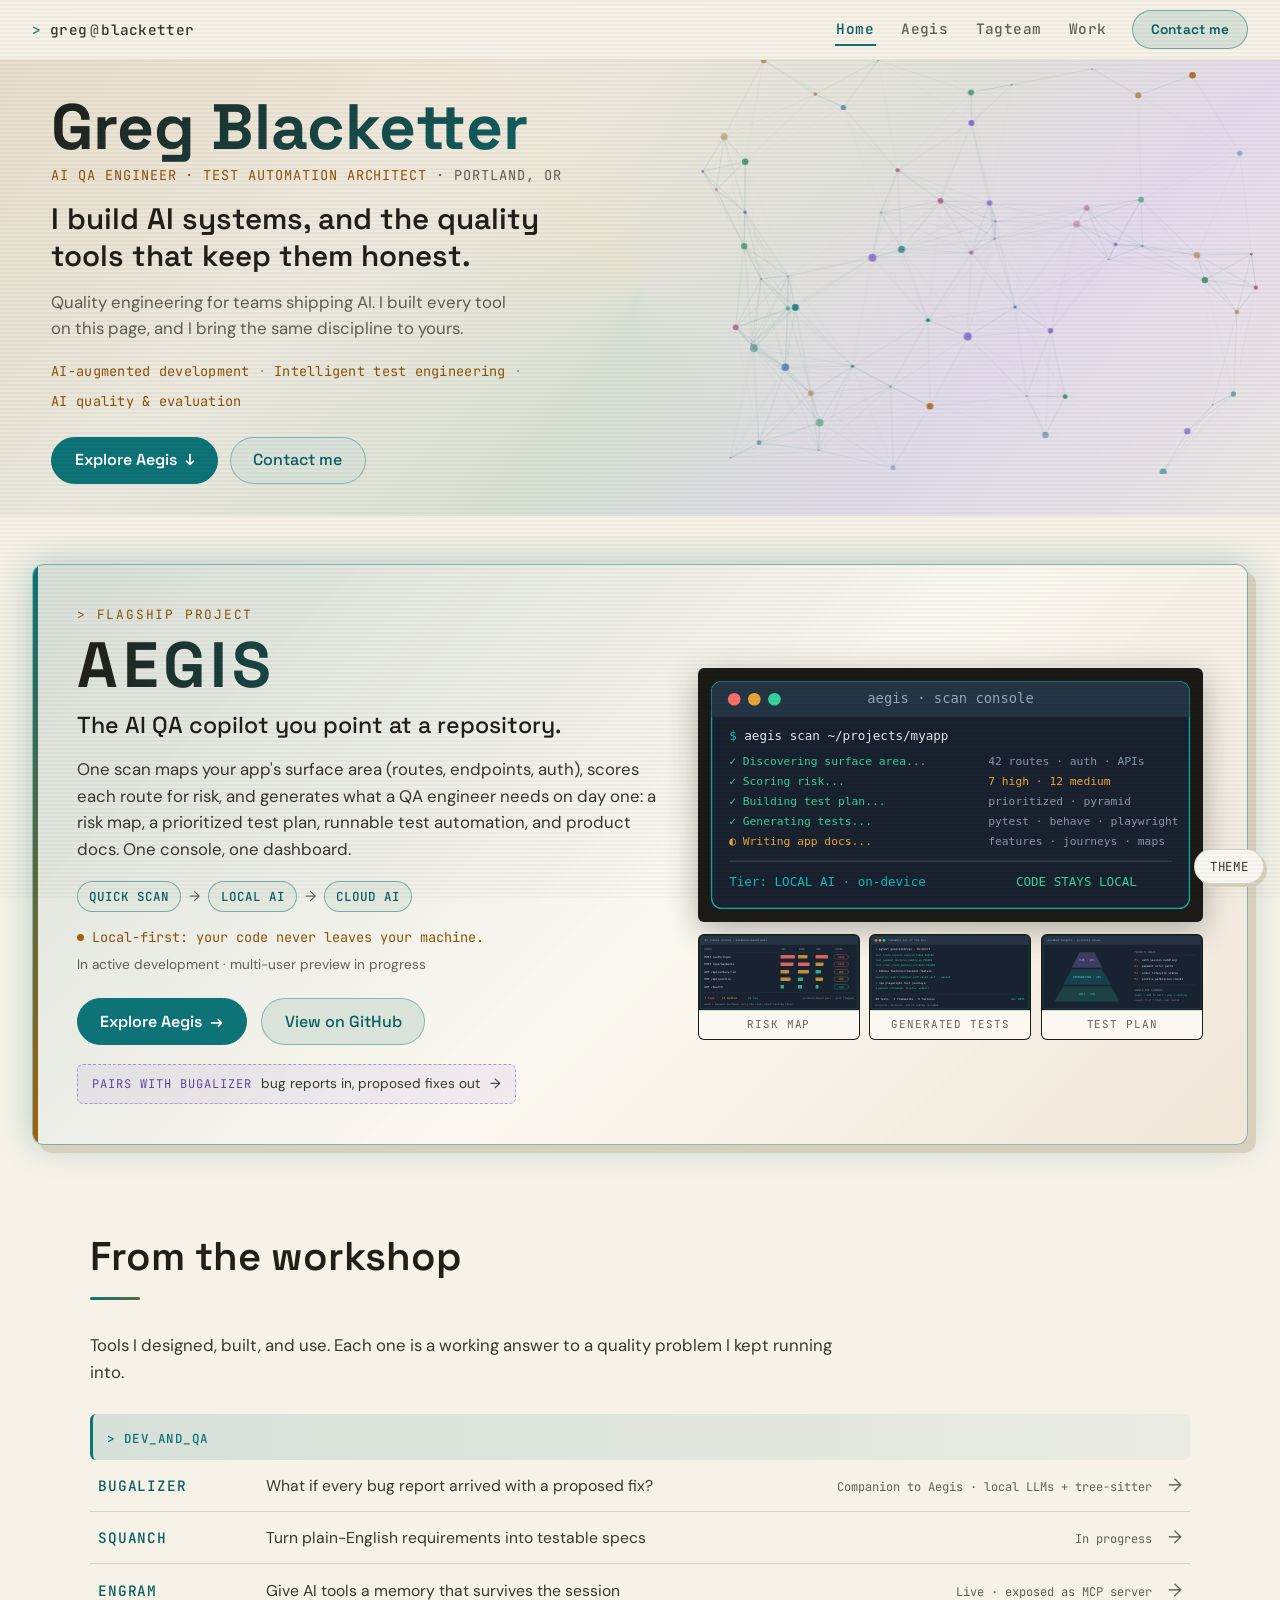
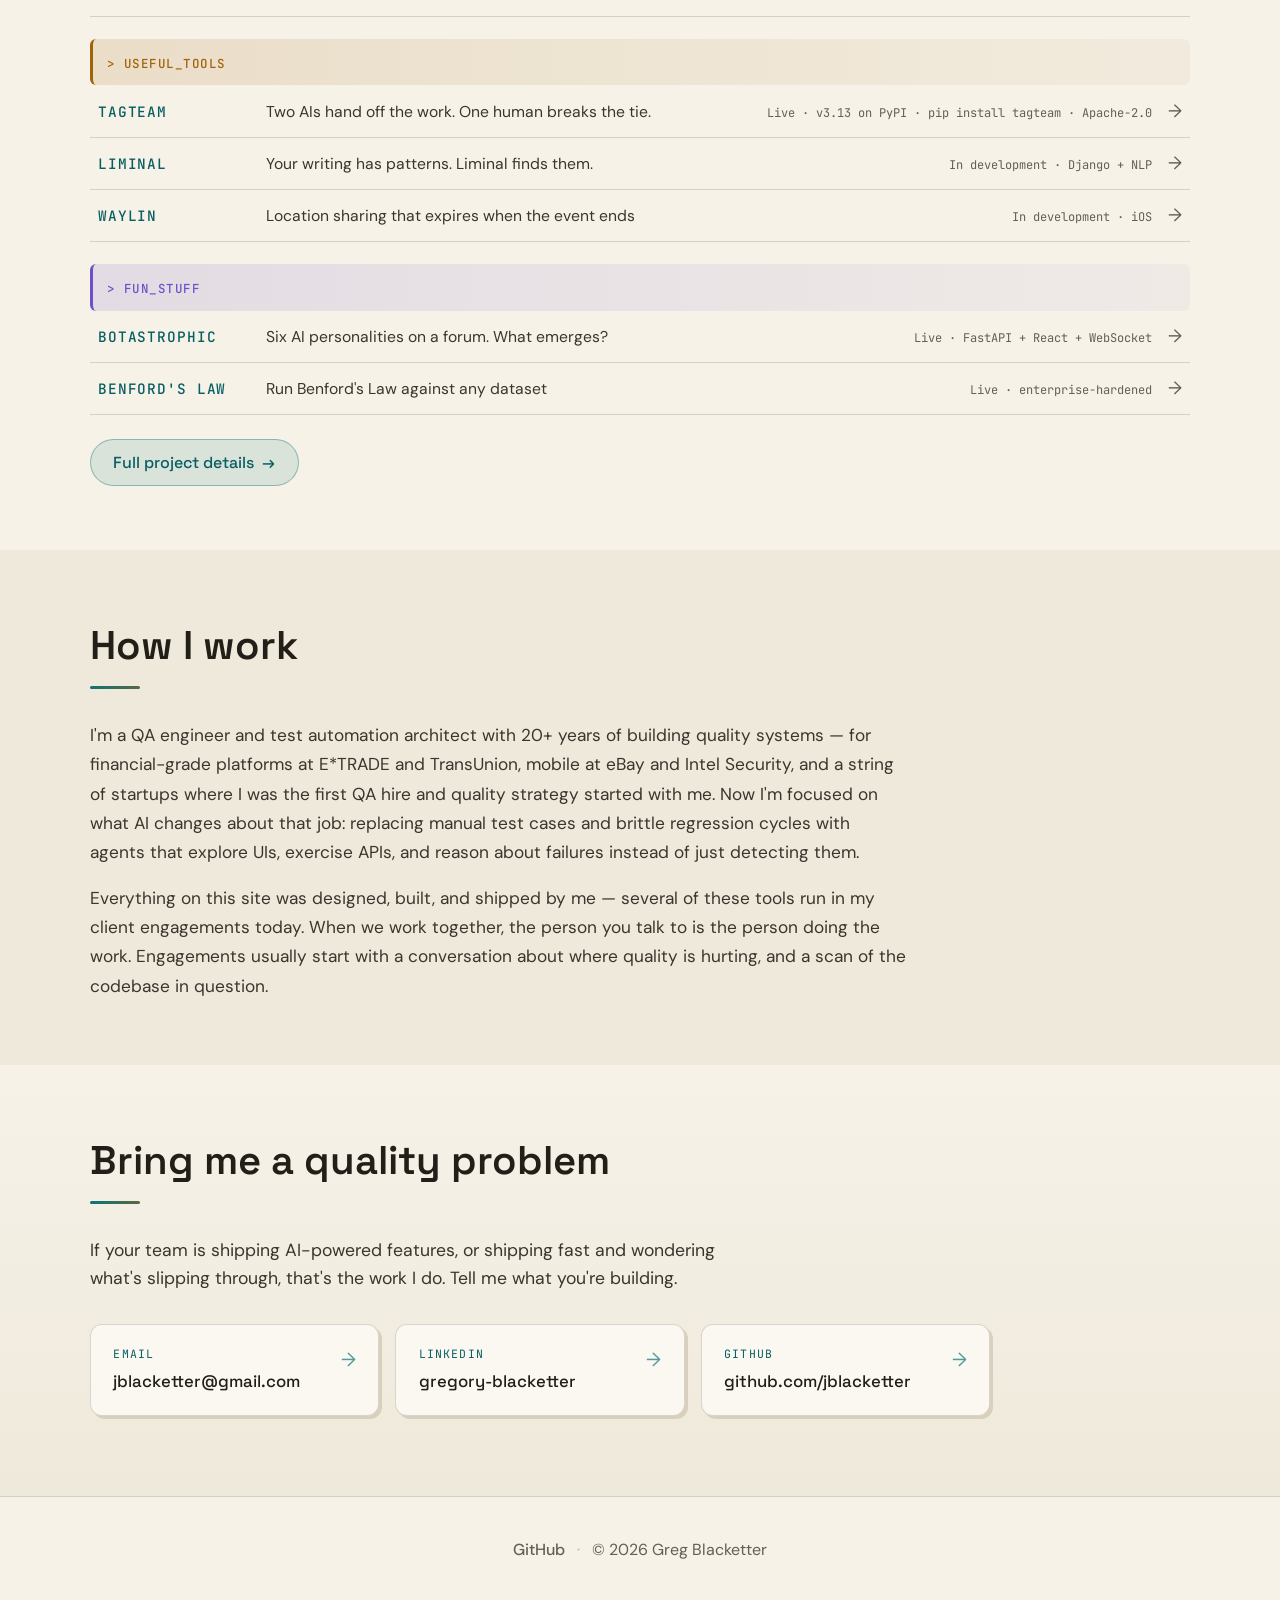
<file: index.html>
<!DOCTYPE html>
<html lang="en">
<head>
  <meta name="robots" content="noindex, nofollow">
  <meta charset="UTF-8">
  <meta name="viewport" content="width=device-width, initial-scale=1.0">
  <title>Greg Blacketter | AI systems and the quality tools that keep them honest</title>
  <meta name="description" content="Greg Blacketter, QA engineer and test automation architect in Portland, OR. Quality engineering for teams shipping AI, backed by tools I designed and built. Flagship: Aegis, the AI QA copilot you point at a repository.">
  <meta property="og:title" content="Greg Blacketter | AI systems and the quality tools that keep them honest">
  <meta property="og:description" content="Quality engineering for teams shipping AI, backed by tools I designed and built. Flagship: Aegis, the AI QA copilot you point at a repository.">
  <meta property="og:type" content="website">
  <meta property="og:url" content="https://jblacketter.github.io/">
  <meta property="og:image" content="https://jblacketter.github.io/images/og-home.png">
  <meta property="og:image:width" content="1200">
  <meta property="og:image:height" content="630">
  <meta name="twitter:card" content="summary_large_image">
  <meta name="twitter:image" content="https://jblacketter.github.io/images/og-home.png">
  <link rel="icon" href="data:image/svg+xml,%3Csvg xmlns='http://www.w3.org/2000/svg' viewBox='0 0 32 32'%3E%3Crect width='32' height='32' rx='6' fill='%23141e2a'/%3E%3Ctext x='6' y='23' font-family='monospace' font-size='18' fill='%230fbcbf'%3E%26gt;%3C/text%3E%3Crect x='19' y='9' width='7' height='15' fill='%230fbcbf' opacity='0.8'/%3E%3C/svg%3E">
  <link rel="preconnect" href="https://fonts.googleapis.com">
  <link rel="preconnect" href="https://fonts.gstatic.com" crossorigin>
  <link href="https://fonts.googleapis.com/css2?family=DM+Sans:ital,opsz,wght@0,9..40,300;0,9..40,400;0,9..40,500;1,9..40,400&family=JetBrains+Mono:wght@400;500&family=Space+Grotesk:wght@400;500;600;700&display=swap" rel="stylesheet">
  <link rel="stylesheet" href="css/style.css">
  <script>
    /* Pre-paint theme bootstrap: must run inline before first paint (same 3 lines on both pages) */
    (function(){try{var t=localStorage.getItem('gb-theme');if(['slate','charcoal','mist','crt'].indexOf(t)>=0){document.documentElement.setAttribute('data-theme',t);}}catch(e){}})();
  </script>
</head>
<body>

  <!-- Top nav -->
  <nav class="topbar" aria-label="Primary">
    <a class="topbar__brand" href="index.html">
      <span class="topbar__prompt">&gt;</span>
      <span class="topbar__name">greg</span><span class="topbar__at">@</span><span class="topbar__host">blacketter</span>
    </a>
    <div class="topbar__nav">
      <a class="topbar__link" href="index.html" aria-current="page">Home</a>
      <a class="topbar__link" href="aegis.html">Aegis</a>
      <a class="topbar__link" href="tagteam.html">Tagteam</a>
      <a class="topbar__link" href="work.html">Work</a>
      <a class="topbar__cta" href="#contact">Contact me</a>
    </div>
  </nav>

  <!-- Hero -->
  <header class="hero" id="hero">
    <div class="hero__bg"></div>

    <div class="hero__left reveal">
      <p class="hero__name">Greg Blacketter</p>
      <p class="hero__role">AI QA Engineer &middot; Test Automation Architect <span class="hero__role-loc">&middot; Portland, OR</span></p>
      <h1 class="hero__title" id="hero-title">I build AI systems, and the quality tools that keep them honest.</h1>
      <p class="hero__tagline" id="hero-tagline">Quality engineering for teams shipping AI. I built every tool on this page, and I bring the same discipline to yours.</p>

      <p class="hero__capabilities" id="hero-capabilities" aria-label="Practice areas">
        <!-- Rendered by main.js -->
      </p>

      <div class="hero__ctas">
        <a class="hero__cta hero__cta--primary" href="#aegis">Explore Aegis <span aria-hidden="true">&darr;</span></a>
        <a class="hero__cta" href="#contact">Contact me</a>
      </div>
    </div>

    <div class="hero__right">
      <canvas class="hero__canvas" id="hero-canvas" aria-hidden="true"></canvas>
    </div>
  </header>

  <!-- Featured: Aegis -->
  <section class="section section--featured" id="aegis">
    <div class="section__inner section__inner--wide" id="featured-band">
      <!-- Rendered by main.js -->
    </div>
  </section>

  <!-- Workshop: compact project list -->
  <section class="section" id="workshop">
    <div class="section__inner">
      <h2 class="section__heading reveal">From the workshop</h2>
      <p class="workshop__intro reveal">
        Tools I designed, built, and use. Each one is a working answer to a quality problem I kept
        running into.
      </p>
      <div class="workshop" id="workshop-list">
        <!-- Rendered by main.js -->
      </div>
      <p class="workshop__more reveal">
        <a class="hero__cta" href="work.html">Full project details <span aria-hidden="true">&rarr;</span></a>
      </p>
    </div>
  </section>

  <!-- About -->
  <section class="section section--alt" id="about">
    <div class="section__inner">
      <h2 class="section__heading reveal">How I work</h2>
      <p class="about__text reveal">
        I'm a QA engineer and test automation architect with 20+ years of building quality
        systems — for financial-grade platforms at E*TRADE and TransUnion, mobile at eBay and
        Intel Security, and a string of startups where I was the first QA hire and quality
        strategy started with me. Now I'm focused on what AI changes about that job: replacing
        manual test cases and brittle regression cycles with agents that explore UIs, exercise
        APIs, and reason about failures instead of just detecting them.
      </p>
      <p class="about__text reveal">
        Everything on this site was designed, built, and shipped by me — several of these tools
        run in my client engagements today. When we work together, the person you talk to is the
        person doing the work. Engagements usually start with a conversation about where quality
        is hurting, and a scan of the codebase in question.
      </p>
    </div>
  </section>

  <!-- Contact -->
  <section class="section section--contact" id="contact">
    <div class="section__inner">
      <h2 class="section__heading reveal" id="contact-heading">Bring me a quality problem</h2>
      <p class="contact__subheading reveal" id="contact-subheading">
        If your team is shipping AI-powered features, or shipping fast and wondering what's slipping through, that's the work I do. Tell me what you're building.
      </p>
      <div class="contact__links reveal" id="contact-links">
        <!-- Rendered by main.js -->
      </div>
    </div>
  </section>

  <!-- Footer -->
  <footer class="footer">
    <div class="footer__inner">
      <a class="footer__link" href="https://github.com/jblacketter" target="_blank" rel="noopener noreferrer">GitHub</a>
      <span class="footer__sep">&middot;</span>
      <span class="footer__copy">&copy; 2026 Greg Blacketter</span>
    </div>
  </footer>

  <script src="js/theme.js"></script>
  <script src="js/main.js"></script>
</body>
</html>
</file>
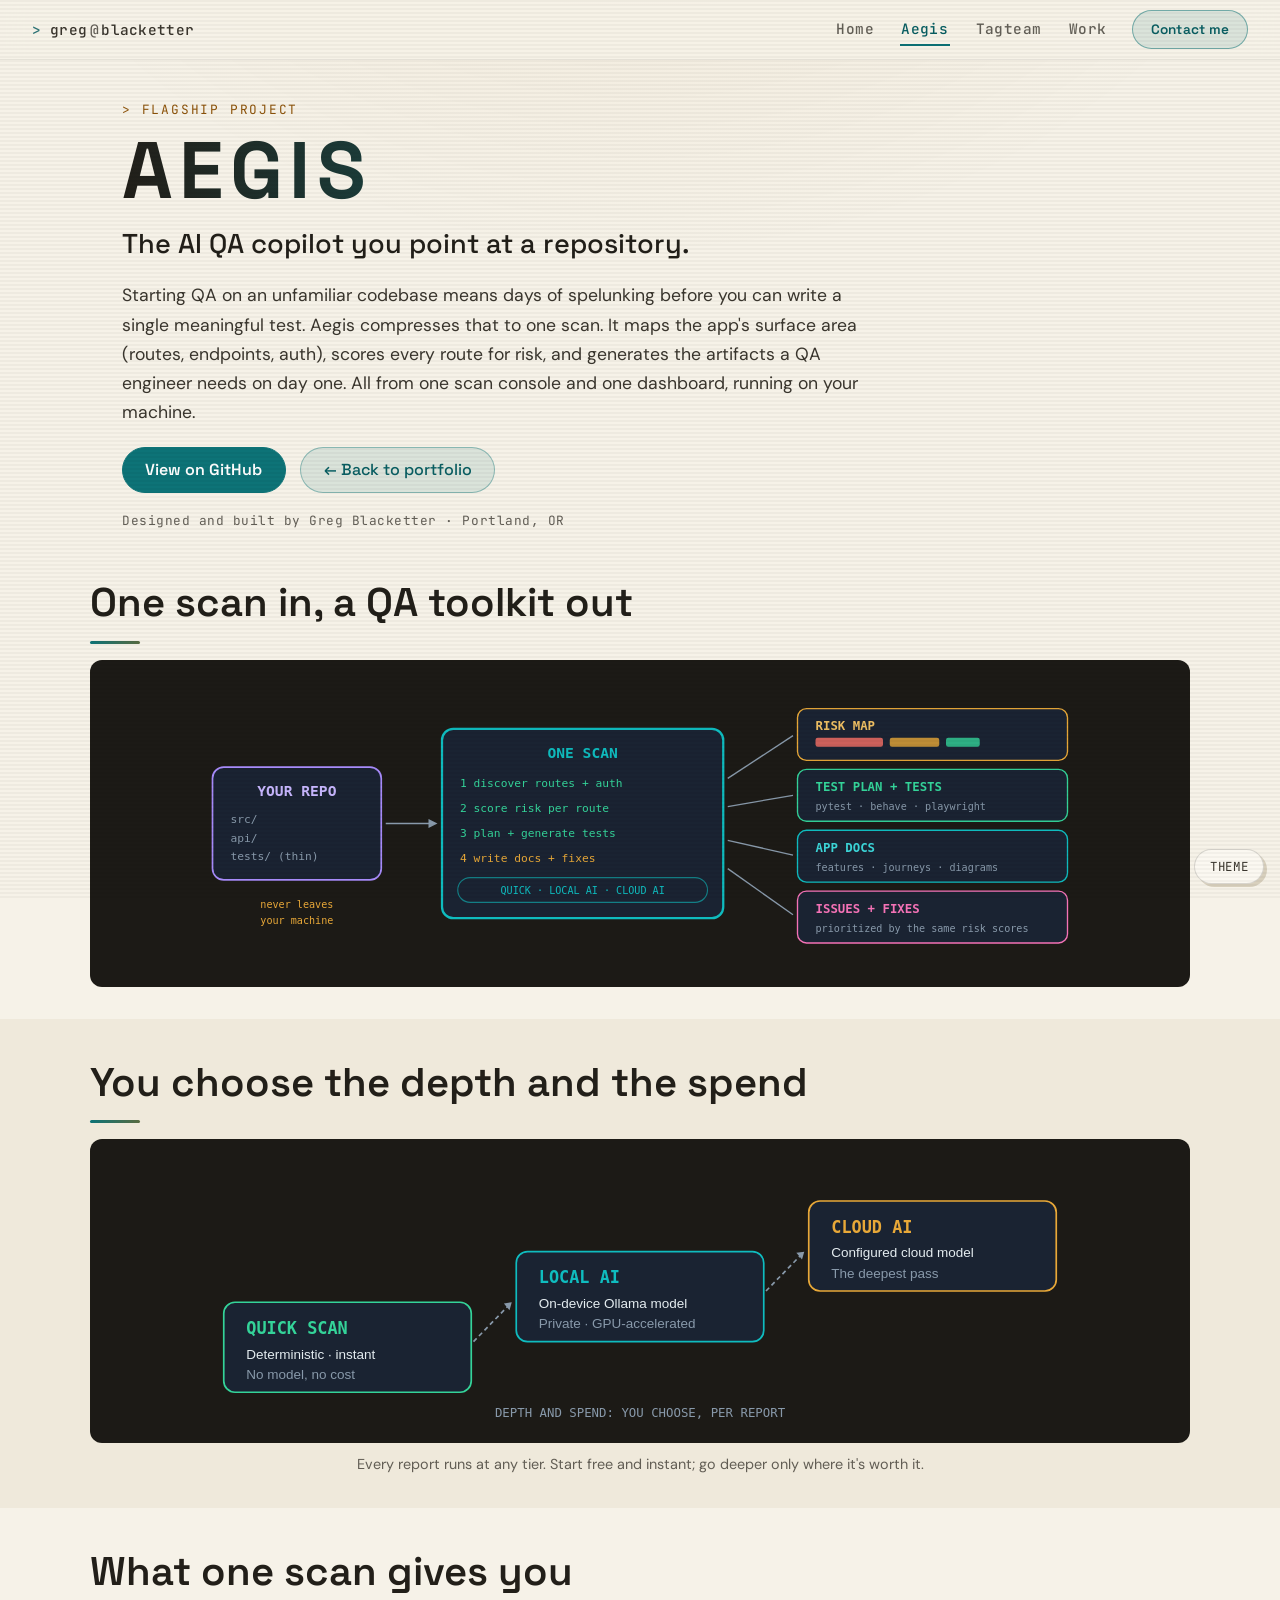
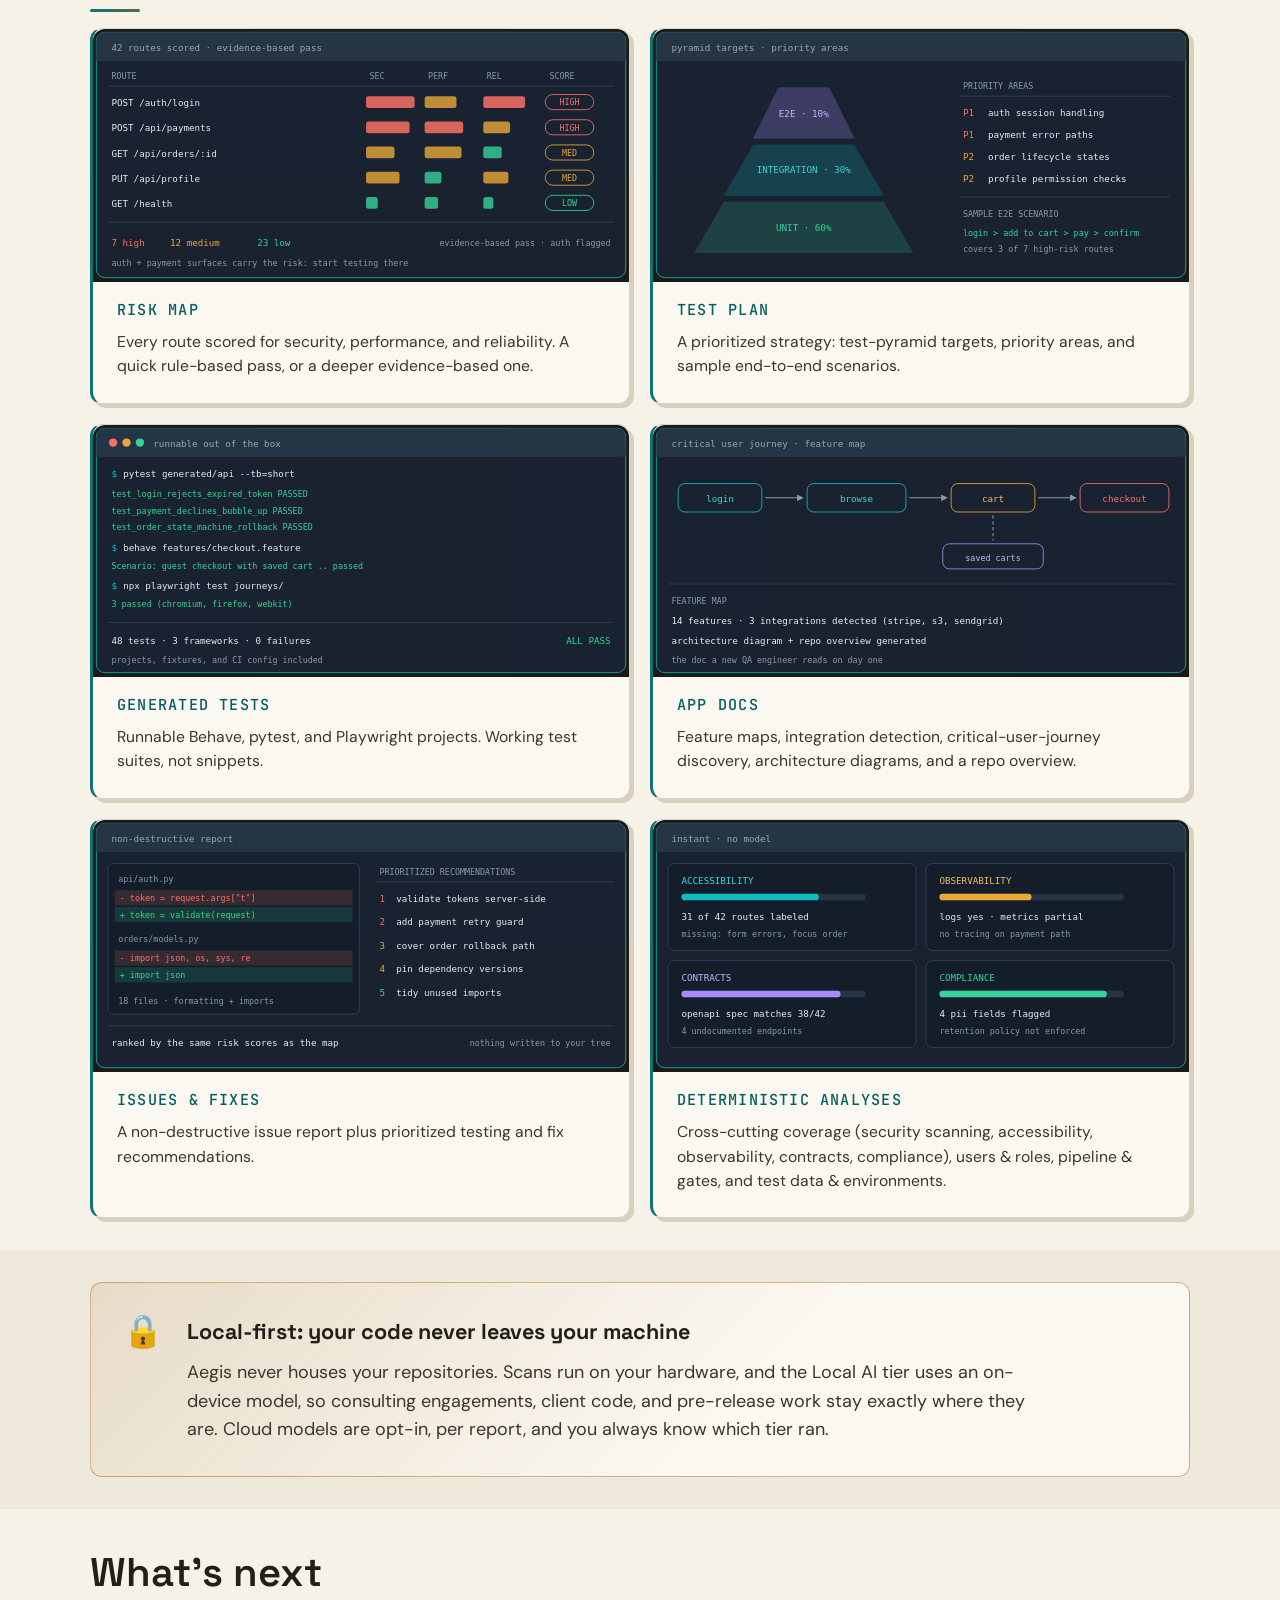
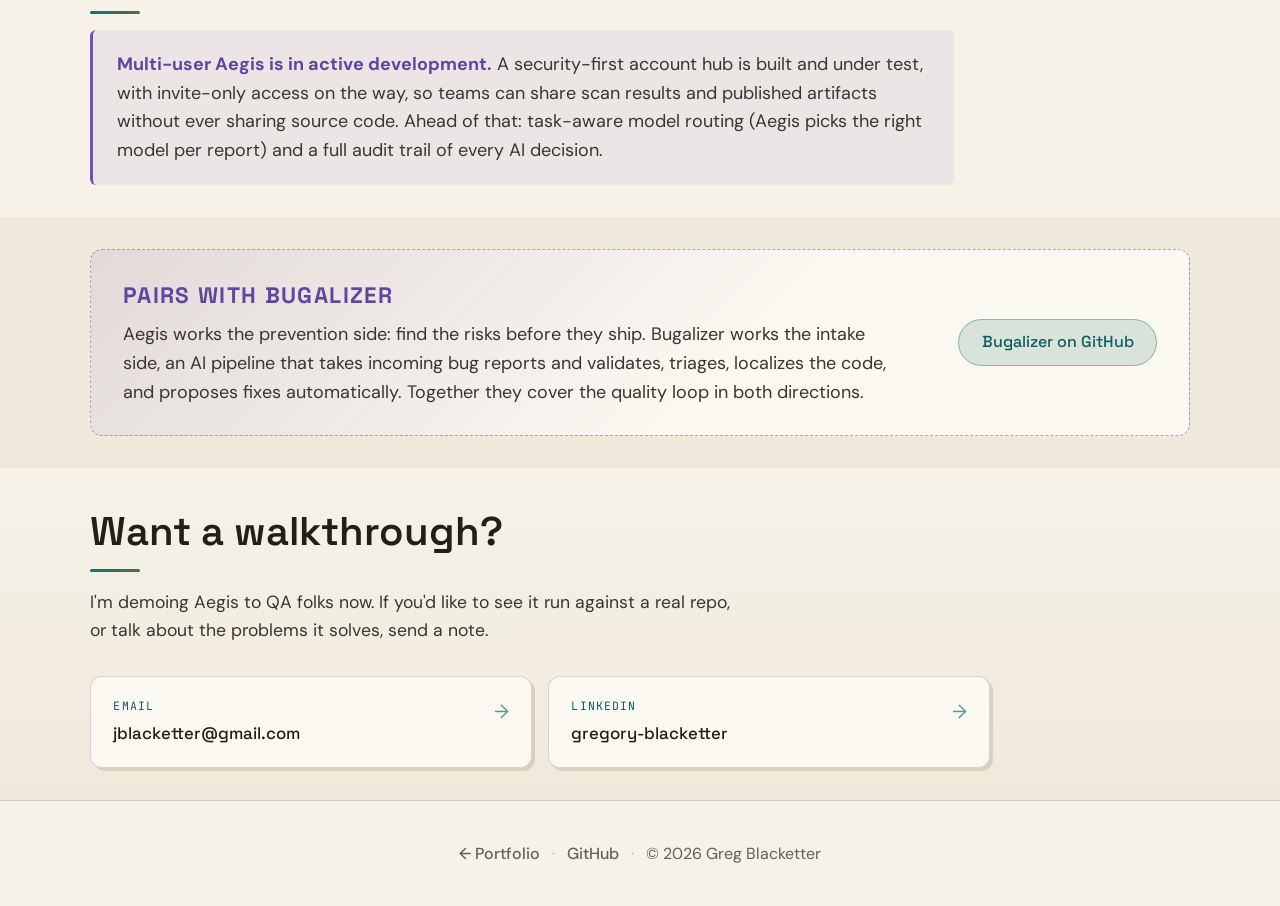
<file: aegis.html>
<!DOCTYPE html>
<html lang="en">
<head>
  <meta name="robots" content="noindex, nofollow">
  <meta charset="UTF-8">
  <meta name="viewport" content="width=device-width, initial-scale=1.0">
  <title>Aegis | the AI QA copilot you point at a repository</title>
  <meta name="description" content="Aegis scans a repository and generates what a QA engineer needs on day one: a risk map, a prioritized test plan, runnable test automation, and product docs. Local-first: your code never leaves your machine.">
  <meta property="og:title" content="Aegis | the AI QA copilot you point at a repository">
  <meta property="og:description" content="Aegis scans a repository and generates a risk map, a prioritized test plan, runnable tests, and app docs. Local-first AI at the depth you choose: your code never leaves your machine.">
  <meta property="og:type" content="website">
  <meta property="og:url" content="https://jblacketter.github.io/aegis.html">
  <meta property="og:image" content="https://jblacketter.github.io/images/og-aegis.png">
  <meta property="og:image:width" content="1200">
  <meta property="og:image:height" content="630">
  <meta name="twitter:card" content="summary_large_image">
  <meta name="twitter:image" content="https://jblacketter.github.io/images/og-aegis.png">
  <link rel="icon" href="data:image/svg+xml,%3Csvg xmlns='http://www.w3.org/2000/svg' viewBox='0 0 32 32'%3E%3Crect width='32' height='32' rx='6' fill='%23141e2a'/%3E%3Ctext x='6' y='23' font-family='monospace' font-size='18' fill='%230fbcbf'%3E%26gt;%3C/text%3E%3Crect x='19' y='9' width='7' height='15' fill='%230fbcbf' opacity='0.8'/%3E%3C/svg%3E">
  <link rel="preconnect" href="https://fonts.googleapis.com">
  <link rel="preconnect" href="https://fonts.gstatic.com" crossorigin>
  <link href="https://fonts.googleapis.com/css2?family=DM+Sans:ital,opsz,wght@0,9..40,300;0,9..40,400;0,9..40,500;1,9..40,400&family=JetBrains+Mono:wght@400;500&family=Space+Grotesk:wght@400;500;600;700&display=swap" rel="stylesheet">
  <link rel="stylesheet" href="css/style.css">
  <script>
    /* Pre-paint theme bootstrap: must run inline before first paint (same 3 lines on both pages) */
    (function(){try{var t=localStorage.getItem('gb-theme');if(['slate','charcoal','mist','crt'].indexOf(t)>=0){document.documentElement.setAttribute('data-theme',t);}}catch(e){}})();
  </script>
  <style>
    /* --- Aegis detail page --- */
    .aegis-hero {
      max-width: 1100px;
      margin: 0 auto;
      padding: 4.5rem 2rem 2.5rem;
      text-align: left;
    }
    .aegis-hero__eyebrow {
      font-family: var(--font-mono);
      font-size: 0.8rem;
      text-transform: uppercase;
      letter-spacing: 0.14em;
      color: var(--link-2);
      margin-bottom: 0.6rem;
    }
    .aegis-hero__name {
      font-family: var(--font-heading);
      font-size: clamp(3rem, 8vw, 5rem);
      font-weight: 700;
      text-transform: uppercase;
      letter-spacing: 0.08em;
      line-height: 1;
      background: linear-gradient(90deg, var(--ink-heading) 0%, var(--accent) 70%);
      -webkit-background-clip: text;
      background-clip: text;
      -webkit-text-fill-color: transparent;
      margin-bottom: 0.75rem;
    }
    .aegis-hero__tagline {
      font-family: var(--font-heading);
      font-size: clamp(1.3rem, 3vw, 1.7rem);
      font-weight: 500;
      color: var(--ink-heading);
      margin-bottom: 1rem;
      max-width: 34ch;
    }
    .aegis-hero__desc {
      font-size: 1.1rem;
      line-height: 1.65;
      color: var(--ink);
      max-width: 62ch;
      margin-bottom: 1.5rem;
    }
    .aegis-hero__ctas { display: flex; flex-wrap: wrap; gap: 0.9rem; }
    .aegis-hero__provenance {
      font-family: var(--font-mono);
      font-size: 0.8rem;
      letter-spacing: 0.04em;
      color: var(--ink-muted);
      margin-top: 1.1rem;
    }

    .artifact-grid {
      display: grid;
      grid-template-columns: repeat(2, 1fr);
      gap: 1.25rem;
    }
    @media (max-width: 768px) {
      .artifact-grid { grid-template-columns: 1fr; }
    }
    .artifact {
      background: var(--bg-card);
      border: 1px solid var(--border);
      border-left: 3px solid var(--accent);
      border-radius: var(--radius);
      padding: 1.5rem;
      box-shadow: 4px 4px 0 var(--shadow-block);
    }
    .artifact__vis {
      margin: -1.5rem -1.5rem 1rem -1.5rem;
      border-radius: var(--radius) var(--radius) 0 0;
      overflow: hidden;
      background: var(--surface-deep);
      border-bottom: 1px solid var(--border);
    }
    .artifact__vis img { width: 100%; height: auto; display: block; }
    .artifact__name {
      font-family: var(--font-mono);
      font-size: 0.95rem;
      font-weight: 500;
      text-transform: uppercase;
      letter-spacing: 0.08em;
      color: var(--link);
      margin-bottom: 0.5rem;
    }
    .artifact p { font-size: 0.98rem; color: var(--ink); line-height: 1.55; }

    .diagram {
      background: var(--surface-deep);
      border: 1px solid var(--border);
      border-radius: var(--radius);
      padding: 1.5rem;
      overflow-x: auto;
    }
    .diagram img { width: 100%; max-width: 900px; height: auto; display: block; margin: 0 auto; }
    /* Small screens: keep the diagrams legible and let them swipe sideways
       instead of shrinking to an unreadable strip */
    @media (max-width: 640px) {
      .diagram { -webkit-overflow-scrolling: touch; }
      .diagram img { min-width: 640px; }
    }
    .diagram-caption {
      font-size: 0.9rem;
      color: var(--ink-muted);
      margin-top: 0.9rem;
      text-align: center;
    }

    .local-first {
      display: grid;
      grid-template-columns: auto 1fr;
      gap: 1.5rem;
      align-items: start;
      background: linear-gradient(135deg, color-mix(in srgb, var(--accent-2) 10%, transparent) 0%, var(--bg-card) 60%);
      border: 1px solid color-mix(in srgb, var(--accent-2) 45%, transparent);
      border-radius: var(--radius);
      padding: 2rem;
    }
    .local-first__icon { font-size: 2rem; line-height: 1; }
    .local-first h3 {
      font-family: var(--font-heading);
      font-size: 1.35rem;
      color: var(--ink-heading);
      margin-bottom: 0.5rem;
    }
    .local-first p { color: var(--ink); line-height: 1.6; max-width: 70ch; }


    .roadmap-note {
      border-left: 3px solid var(--accent-3);
      background: color-mix(in srgb, var(--accent-3) 8%, transparent);
      border-radius: var(--radius-sm);
      padding: 1.25rem 1.5rem;
      max-width: 72ch;
    }
    .roadmap-note p { color: var(--ink); line-height: 1.6; }
    .roadmap-note strong { color: var(--link-3); }

    .companion-band {
      display: grid;
      grid-template-columns: 1fr auto;
      gap: 1.5rem;
      align-items: center;
      background: linear-gradient(135deg, color-mix(in srgb, var(--accent-3) 10%, transparent) 0%, var(--bg-card) 60%);
      border: 1px dashed color-mix(in srgb, var(--accent-3) 55%, transparent);
      border-radius: var(--radius);
      padding: 1.75rem 2rem;
    }
    .companion-band h3 {
      font-family: var(--font-heading);
      font-size: 1.4rem;
      text-transform: uppercase;
      letter-spacing: 0.06em;
      color: var(--link-3);
      margin-bottom: 0.4rem;
    }
    .companion-band p { color: var(--ink); line-height: 1.6; max-width: 65ch; }
    @media (max-width: 768px) {
      .companion-band { grid-template-columns: 1fr; }
      .local-first { grid-template-columns: 1fr; }
    }

    /* Vertical rhythm: this page runs tighter than the landing page */
    .section { padding: 2rem; }
    .section__heading { margin-bottom: 1rem; }
    .section__heading::after { margin-top: 0.35rem; }
    .aegis-hero { padding: 2.5rem 2rem 0.5rem; }
    .aegis-hero__desc { margin-bottom: 1.25rem; }
    .diagram { padding: 1rem; }
    .diagram-caption { margin-top: 0.6rem; }
  </style>
</head>
<body>

  <!-- Top nav -->
  <nav class="topbar" aria-label="Primary">
    <a class="topbar__brand" href="index.html">
      <span class="topbar__prompt">&gt;</span>
      <span class="topbar__name">greg</span><span class="topbar__at">@</span><span class="topbar__host">blacketter</span>
    </a>
    <div class="topbar__nav">
      <a class="topbar__link" href="index.html">Home</a>
      <a class="topbar__link" href="aegis.html" aria-current="page">Aegis</a>
      <a class="topbar__link" href="tagteam.html">Tagteam</a>
      <a class="topbar__link" href="work.html">Work</a>
      <a class="topbar__cta" href="#contact">Contact me</a>
    </div>
  </nav>

  <!-- Hero -->
  <header class="aegis-hero">
    <p class="aegis-hero__eyebrow"><span aria-hidden="true">&gt;</span> Flagship project</p>
    <h1 class="aegis-hero__name">Aegis</h1>
    <p class="aegis-hero__tagline">The AI QA copilot you point at a repository.</p>
    <p class="aegis-hero__desc">
      Starting QA on an unfamiliar codebase means days of spelunking before you can write a single
      meaningful test. Aegis compresses that to one scan. It maps the app's surface area
      (routes, endpoints, auth), scores every route for risk, and generates the artifacts a QA
      engineer needs on day one. All from one scan console and one dashboard, running on your machine.
    </p>
    <div class="aegis-hero__ctas">
      <a class="hero__cta hero__cta--primary" href="https://github.com/jblacketter/aegis" target="_blank" rel="noopener noreferrer">View on GitHub</a>
      <a class="hero__cta" href="index.html">&larr; Back to portfolio</a>
    </div>
    <p class="aegis-hero__provenance">Designed and built by Greg Blacketter &middot; Portland, OR</p>
  </header>

  <!-- Flow diagram -->
  <section class="section">
    <div class="section__inner">
      <h2 class="section__heading reveal">One scan in, a QA toolkit out</h2>
      <div class="diagram reveal">
        <img src="images/aegis-flow.svg?v=2" alt="Diagram: your repository feeds one Aegis scan, which discovers routes and auth, scores risk, generates tests, and writes docs, producing a risk map, test plan with runnable tests, app docs, and prioritized issues and fixes.">
      </div>
    </div>
  </section>

  <!-- Tiers -->
  <section class="section section--alt">
    <div class="section__inner">
      <h2 class="section__heading reveal">You choose the depth and the spend</h2>
      <div class="diagram reveal">
        <img src="images/aegis-tiers.svg" alt="Diagram: three tiers rising like a ladder: Quick Scan (deterministic, instant), Local AI (on-device Ollama model), Cloud AI (configured cloud model, the deepest pass).">
      </div>
      <p class="diagram-caption">Every report runs at any tier. Start free and instant; go deeper only where it's worth it.</p>
    </div>
  </section>

  <!-- Artifacts -->
  <section class="section">
    <div class="section__inner">
      <h2 class="section__heading reveal">What one scan gives you</h2>
      <div class="artifact-grid">
        <div class="artifact reveal">
          <div class="artifact__vis"><img src="images/aegis-vis-riskmap.svg" alt="Risk Map report: routes listed with security, performance, and reliability severity bars; 7 high, 12 medium, 23 low, with auth and payment surfaces flagged." loading="lazy"></div>
          <div class="artifact__name">Risk Map</div>
          <p>Every route scored for security, performance, and reliability. A quick rule-based pass, or a deeper evidence-based one.</p>
        </div>
        <div class="artifact reveal">
          <div class="artifact__vis"><img src="images/aegis-vis-testplan.svg" alt="Test Plan report: a test pyramid targeting 60 percent unit, 30 percent integration, 10 percent end to end, next to prioritized areas and a sample checkout scenario." loading="lazy"></div>
          <div class="artifact__name">Test Plan</div>
          <p>A prioritized strategy: test-pyramid targets, priority areas, and sample end-to-end scenarios.</p>
        </div>
        <div class="artifact reveal">
          <div class="artifact__vis"><img src="images/aegis-vis-tests.svg" alt="Terminal running the generated suites: pytest, behave, and playwright all passing, 48 tests across 3 frameworks." loading="lazy"></div>
          <div class="artifact__name">Generated Tests</div>
          <p>Runnable Behave, pytest, and Playwright projects. Working test suites, not snippets.</p>
        </div>
        <div class="artifact reveal">
          <div class="artifact__vis"><img src="images/aegis-vis-appdocs.svg" alt="App Docs: a critical user journey graph from login through checkout, plus a feature map noting 14 features and 3 detected integrations." loading="lazy"></div>
          <div class="artifact__name">App Docs</div>
          <p>Feature maps, integration detection, critical-user-journey discovery, architecture diagrams, and a repo overview.</p>
        </div>
        <div class="artifact reveal">
          <div class="artifact__vis"><img src="images/aegis-vis-fixes.svg" alt="Issues and Fixes report: a non-destructive diff of formatting and import cleanups beside five recommendations ranked by risk score." loading="lazy"></div>
          <div class="artifact__name">Issues &amp; Fixes</div>
          <p>A non-destructive issue report plus prioritized testing and fix recommendations.</p>
        </div>
        <div class="artifact reveal">
          <div class="artifact__vis"><img src="images/aegis-vis-analyses.svg" alt="Deterministic analyses grid: accessibility, observability, contracts, and compliance, each with a progress bar and findings." loading="lazy"></div>
          <div class="artifact__name">Deterministic Analyses</div>
          <p>Cross-cutting coverage (security scanning, accessibility, observability, contracts, compliance), users &amp; roles, pipeline &amp; gates, and test data &amp; environments.</p>
        </div>
      </div>
    </div>
  </section>

  <!-- Local-first -->
  <section class="section section--alt">
    <div class="section__inner">
      <div class="local-first reveal">
        <div class="local-first__icon" aria-hidden="true">&#128274;</div>
        <div>
          <h3>Local-first: your code never leaves your machine</h3>
          <p>
            Aegis never houses your repositories. Scans run on your hardware, and the Local AI tier
            uses an on-device model, so consulting engagements, client code, and pre-release work
            stay exactly where they are. Cloud models are opt-in, per report, and you always know
            which tier ran.
          </p>
        </div>
      </div>
    </div>
  </section>

  <!-- What's next -->
  <section class="section">
    <div class="section__inner">
      <h2 class="section__heading reveal">What's next</h2>
      <div class="roadmap-note reveal">
        <p>
          <strong>Multi-user Aegis is in active development.</strong> A security-first account hub
          is built and under test, with invite-only access on the way, so teams can share scan
          results and published artifacts without ever sharing source code. Ahead of that:
          task-aware model routing (Aegis picks the right model per report) and a full audit trail
          of every AI decision.
        </p>
      </div>
    </div>
  </section>

  <!-- Companion -->
  <section class="section section--alt">
    <div class="section__inner">
      <div class="companion-band reveal">
        <div>
          <h3>Pairs with Bugalizer</h3>
          <p>
            Aegis works the prevention side: find the risks before they ship. Bugalizer works the
            intake side, an AI pipeline that takes incoming bug reports and validates, triages,
            localizes the code, and proposes fixes automatically. Together they cover the quality
            loop in both directions.
          </p>
        </div>
        <a class="hero__cta" href="https://github.com/jblacketter/bugalizer" target="_blank" rel="noopener noreferrer">Bugalizer on GitHub</a>
      </div>
    </div>
  </section>

  <!-- Contact -->
  <section class="section section--contact" id="contact">
    <div class="section__inner">
      <h2 class="section__heading reveal">Want a walkthrough?</h2>
      <p class="contact__subheading reveal">
        I'm demoing Aegis to QA folks now. If you'd like to see it run against a real repo, or talk
        about the problems it solves, send a note.
      </p>
      <div class="contact__links reveal">
        <a class="contact-link" href="mailto:jblacketter@gmail.com">
          <span class="contact-link__label">Email</span>
          <span class="contact-link__value">jblacketter@gmail.com</span>
          <span class="contact-link__arrow" aria-hidden="true">&rarr;</span>
        </a>
        <a class="contact-link" href="https://www.linkedin.com/in/gregory-blacketter-5093364" target="_blank" rel="noopener noreferrer">
          <span class="contact-link__label">LinkedIn</span>
          <span class="contact-link__value">gregory-blacketter</span>
          <span class="contact-link__arrow" aria-hidden="true">&rarr;</span>
        </a>
      </div>
    </div>
  </section>

  <!-- Footer -->
  <footer class="footer">
    <div class="footer__inner">
      <a class="footer__link" href="index.html">&larr; Portfolio</a>
      <span class="footer__sep">&middot;</span>
      <a class="footer__link" href="https://github.com/jblacketter" target="_blank" rel="noopener noreferrer">GitHub</a>
      <span class="footer__sep">&middot;</span>
      <span class="footer__copy">&copy; 2026 Greg Blacketter</span>
    </div>
  </footer>

  <script src="js/theme.js"></script>
  <script>
    // Reuse the reveal-on-scroll pattern without loading the landing page's data renderer
    (function () {
      var els = document.querySelectorAll('.reveal');
      if (window.matchMedia('(prefers-reduced-motion: reduce)').matches) {
        els.forEach(function (el) { el.classList.add('visible'); });
        return;
      }
      var observer = new IntersectionObserver(function (entries) {
        entries.forEach(function (entry) {
          if (entry.isIntersecting) {
            entry.target.classList.add('visible');
            observer.unobserve(entry.target);
          }
        });
      }, { threshold: 0.12, rootMargin: '0px 0px -40px 0px' });
      els.forEach(function (el) { observer.observe(el); });
    })();
  </script>
</body>
</html>
</file>
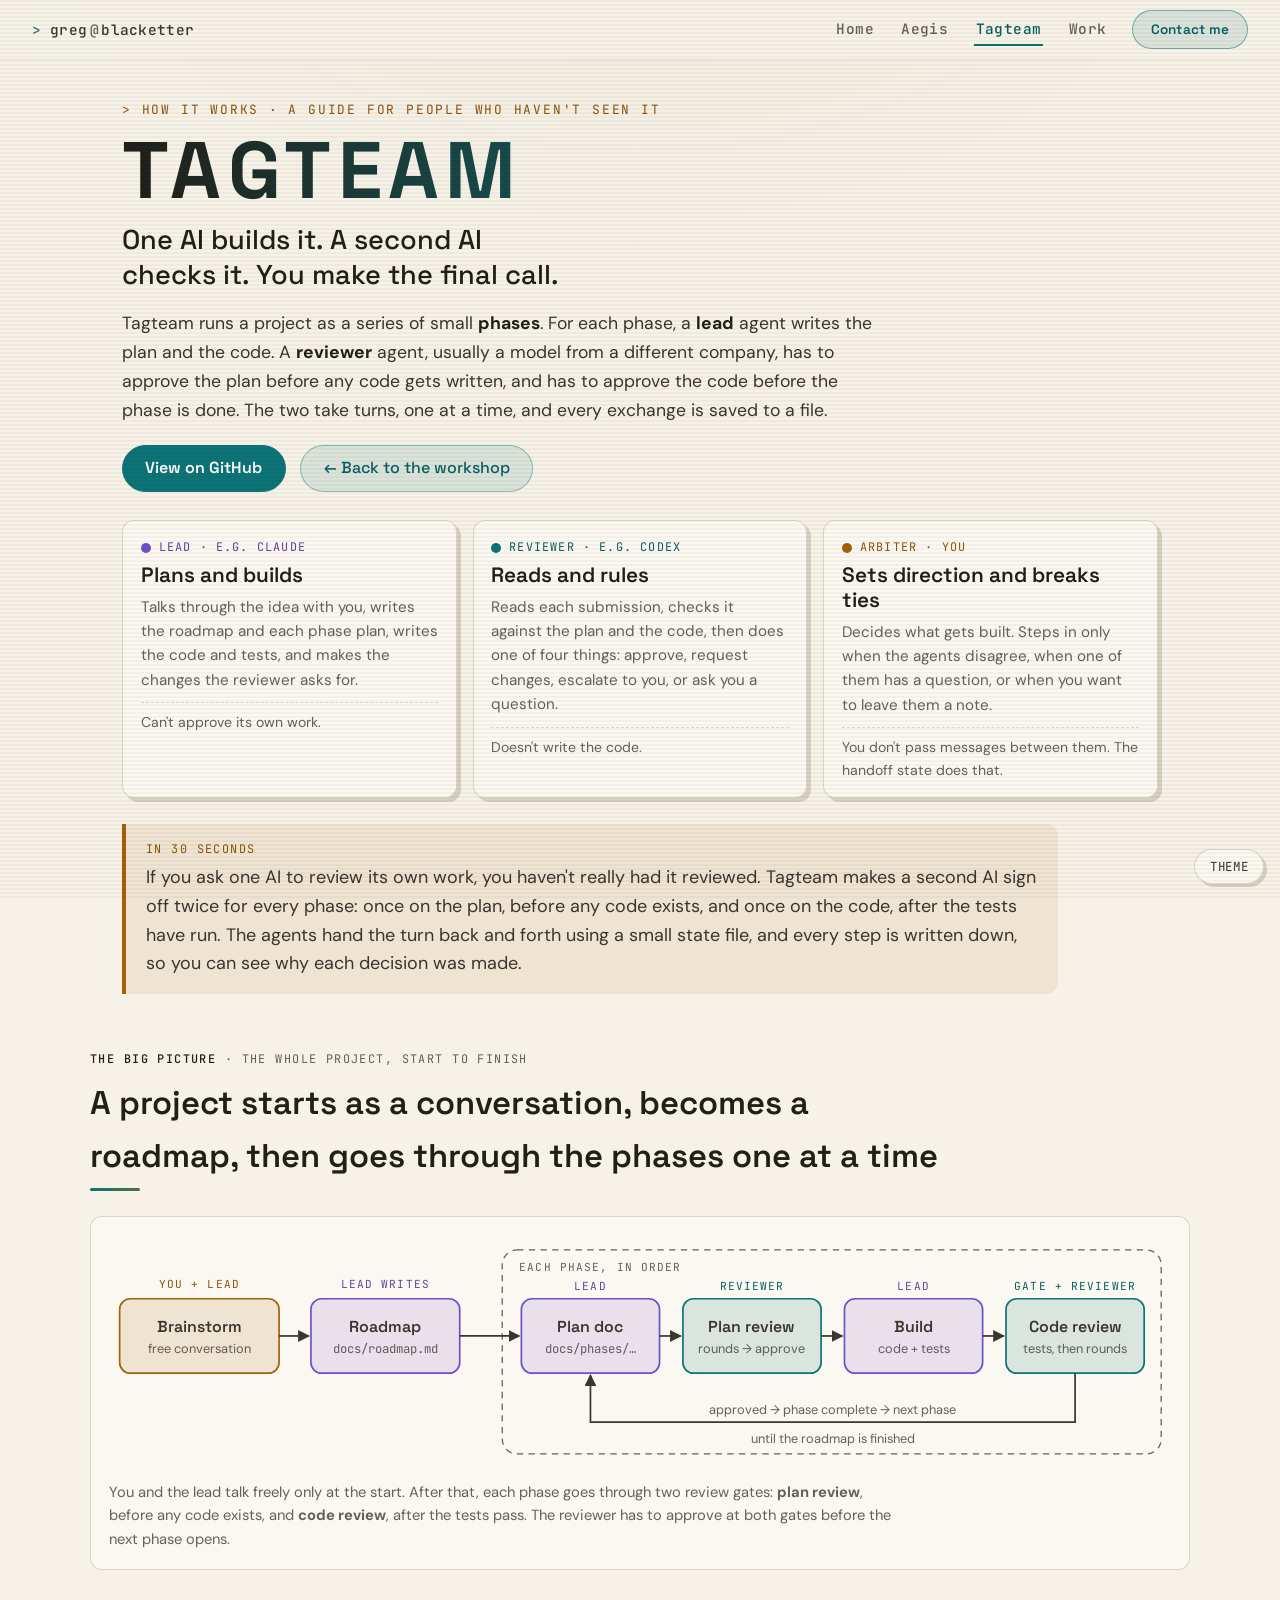
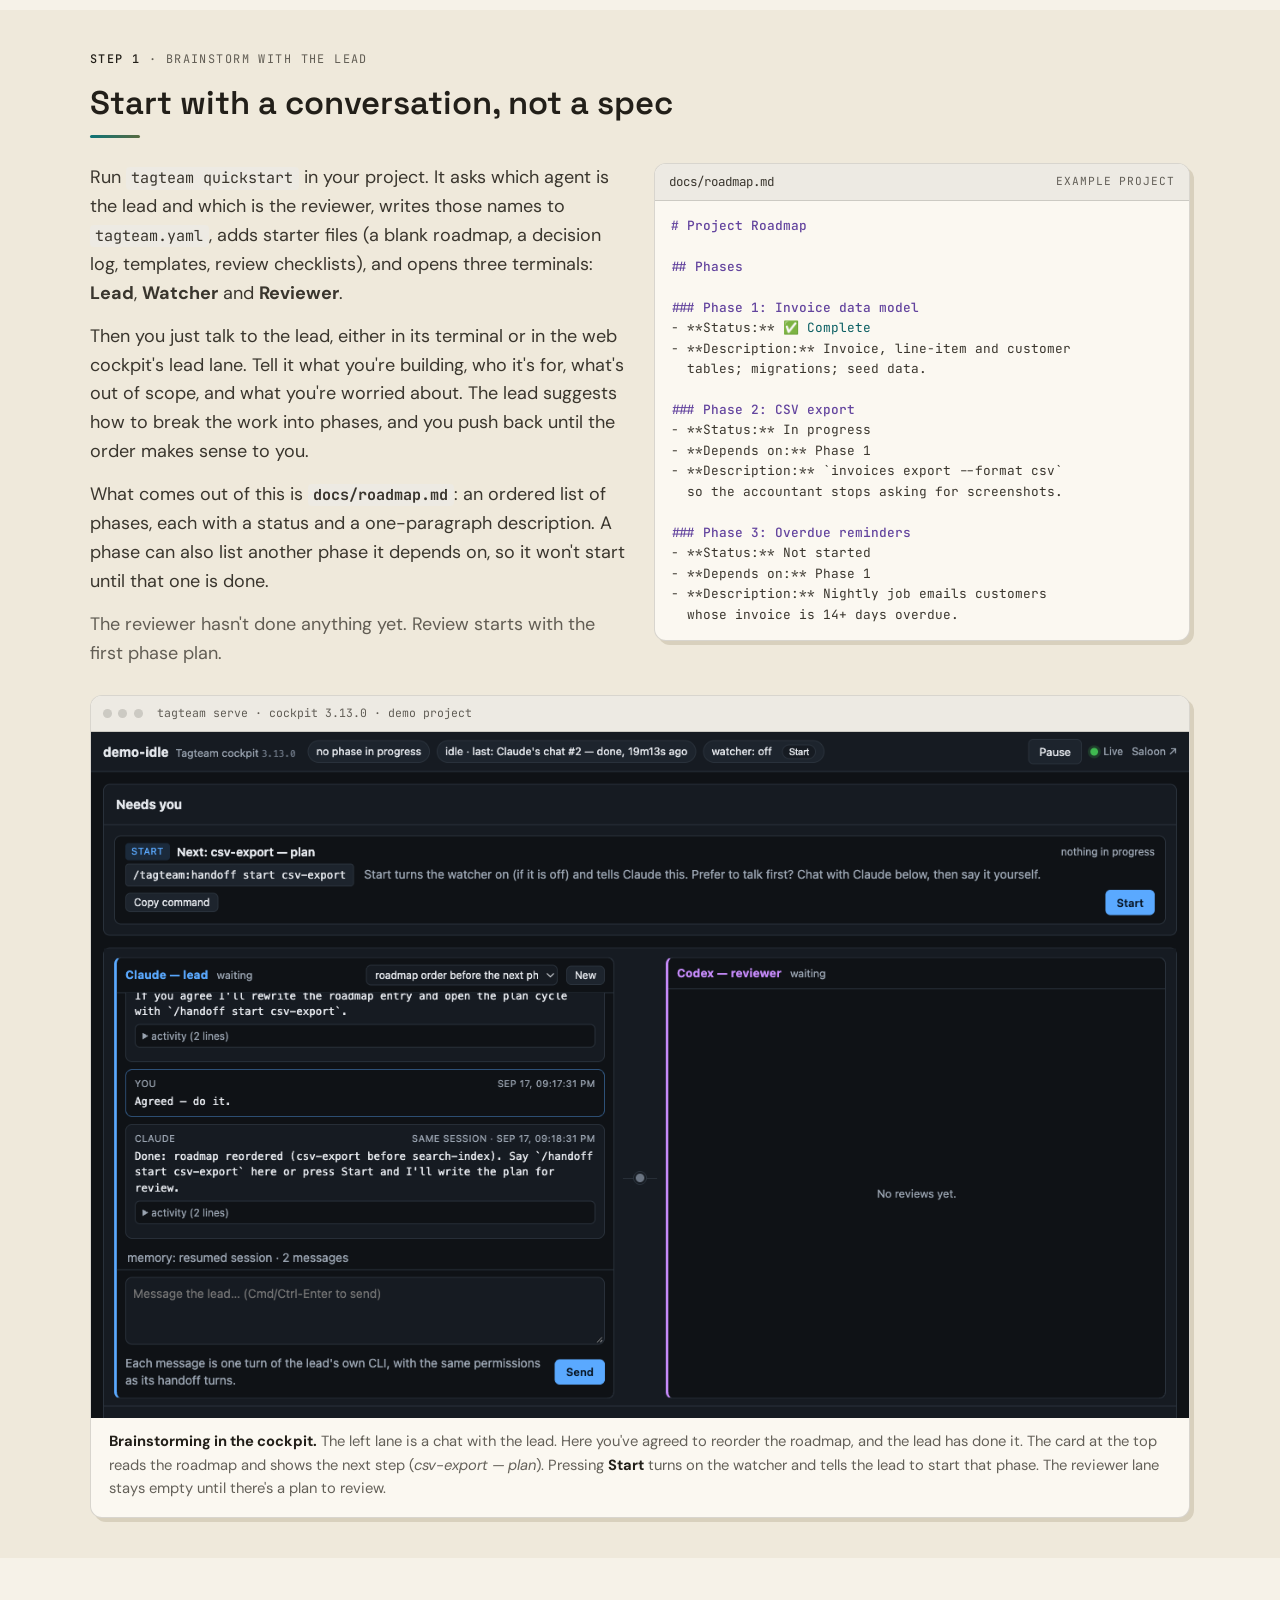
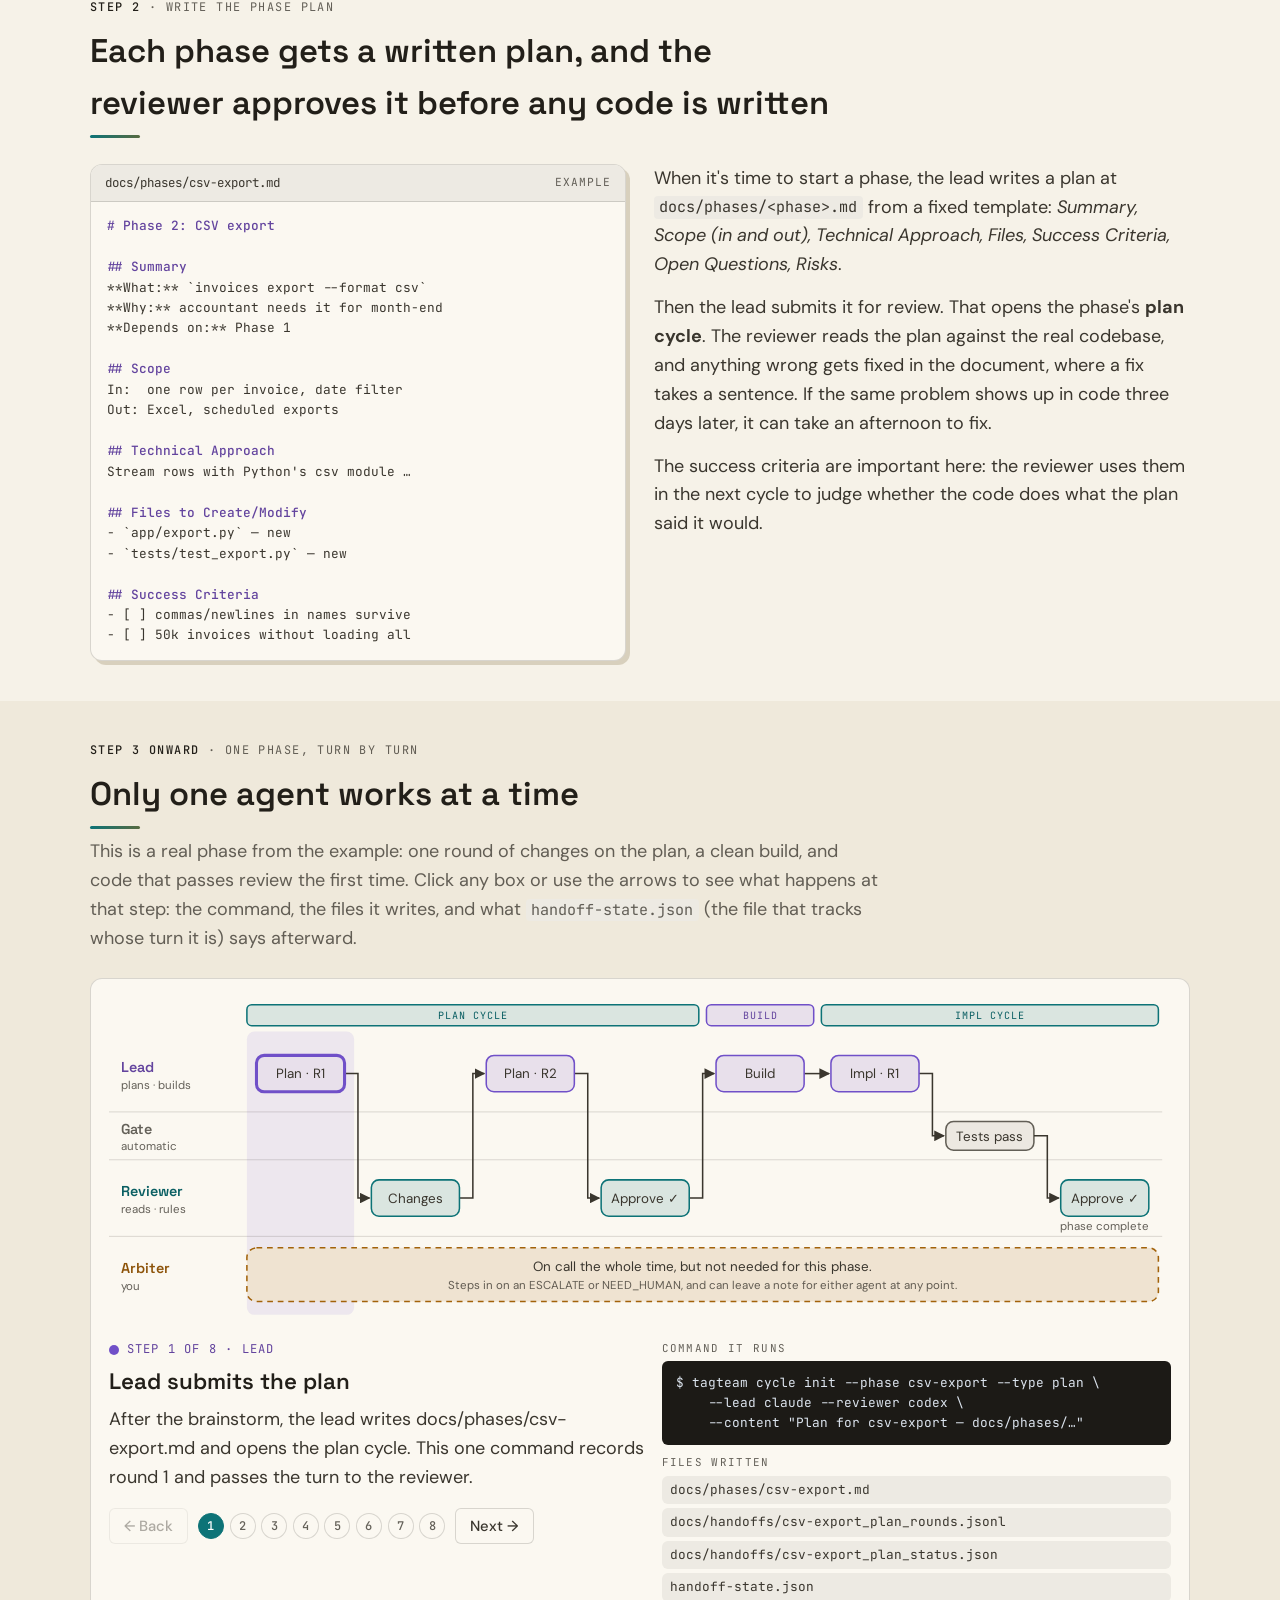
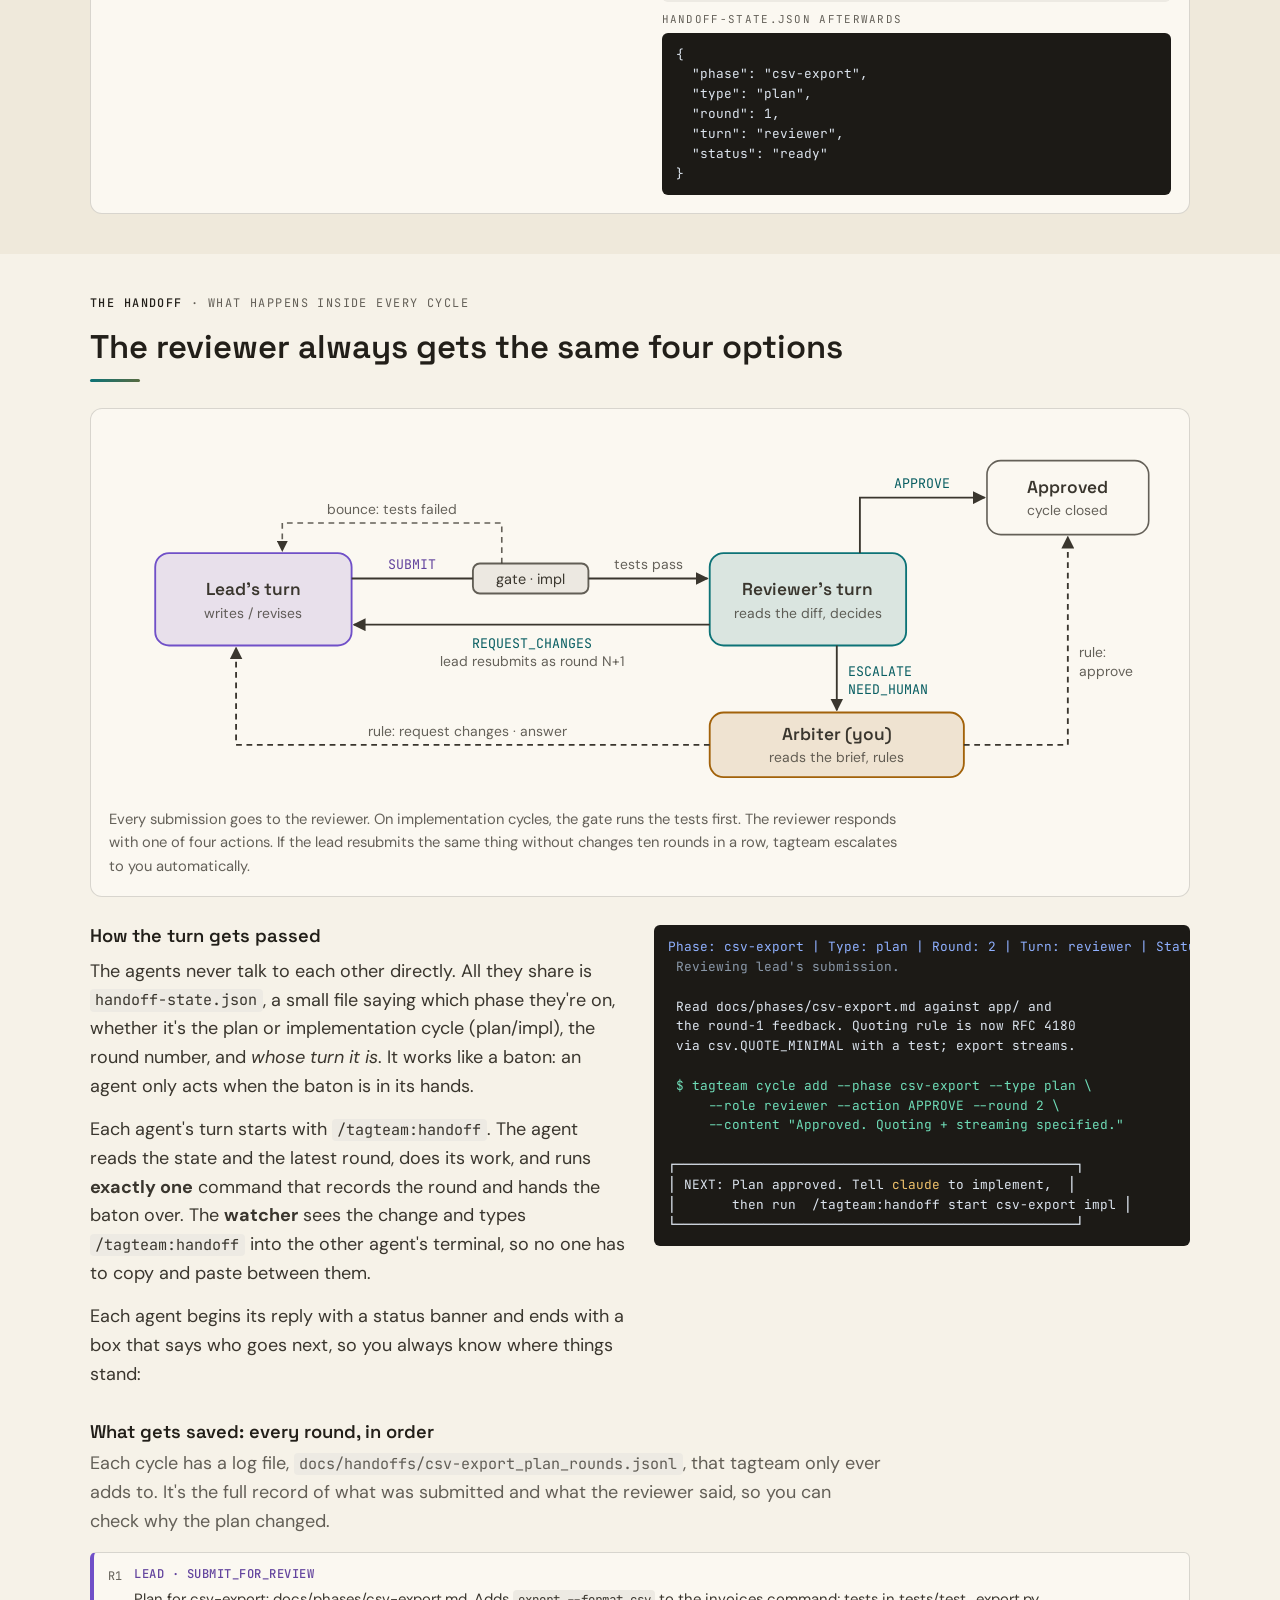
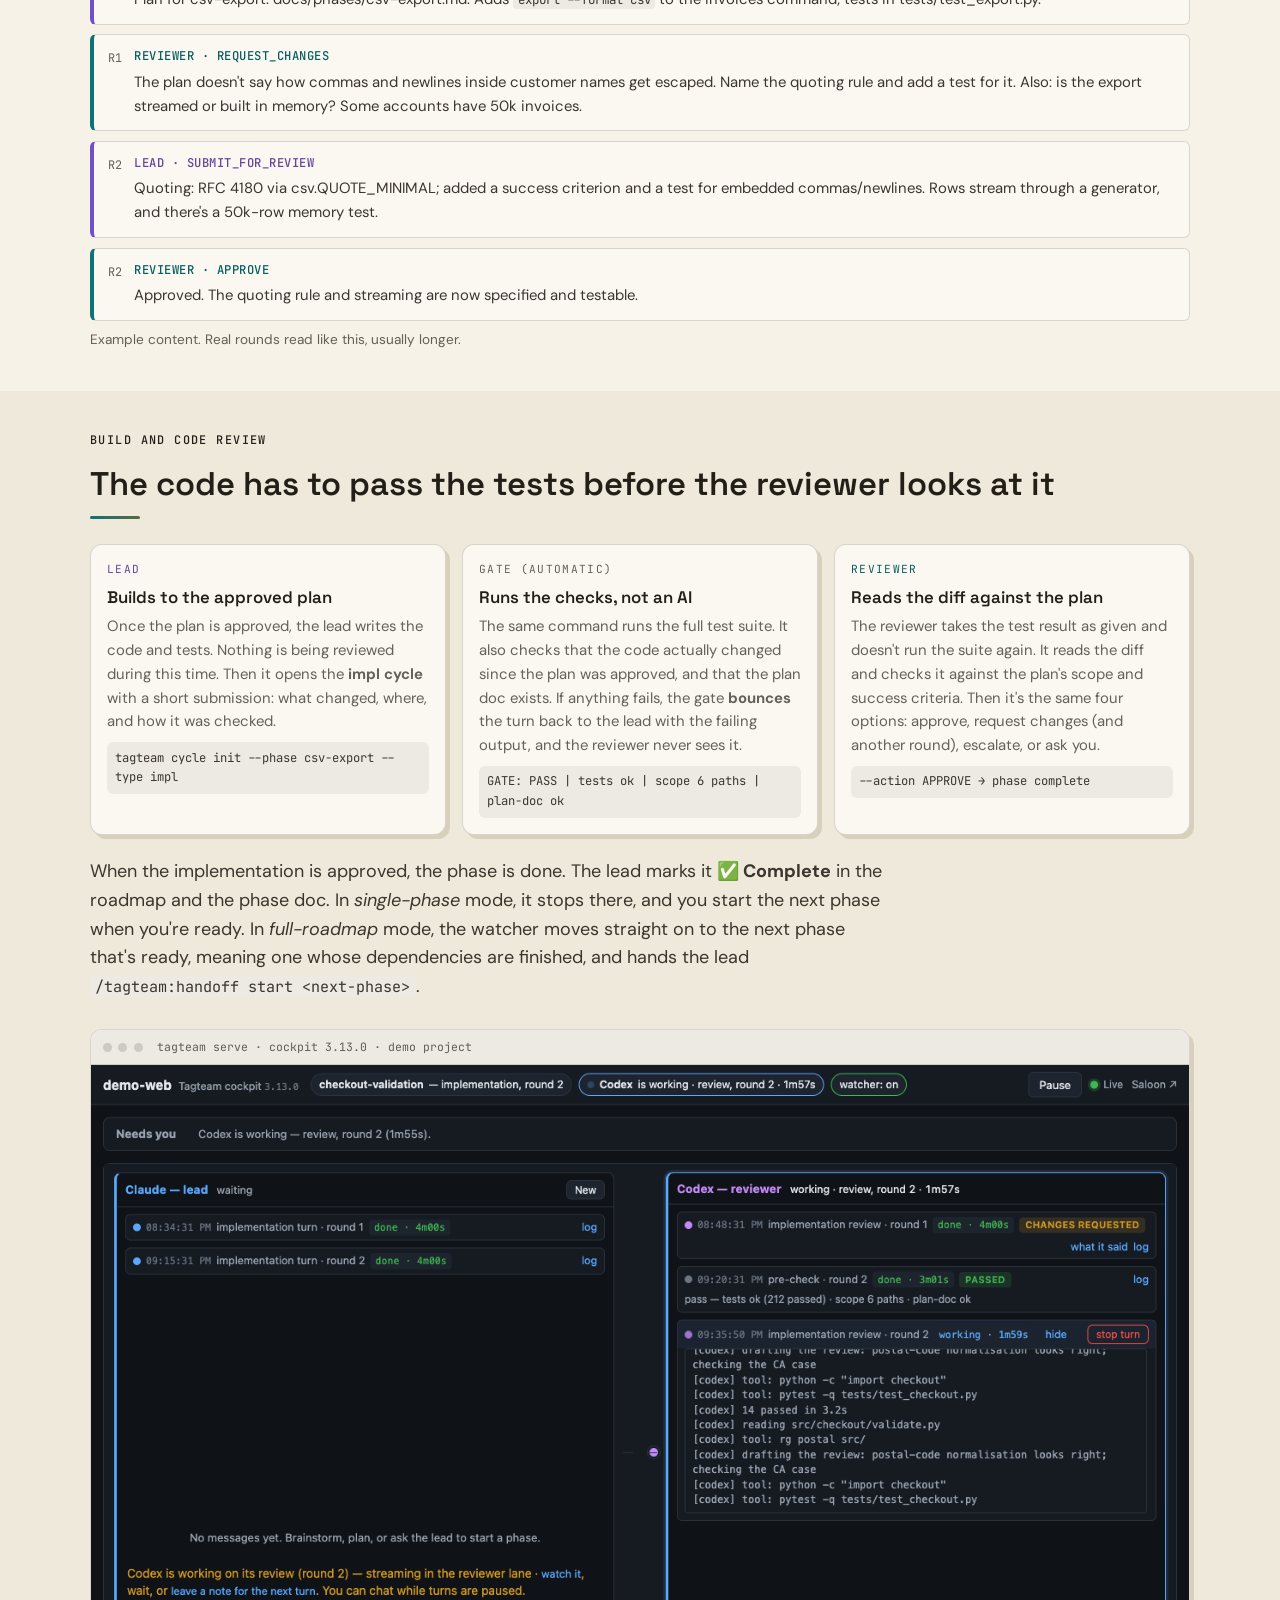
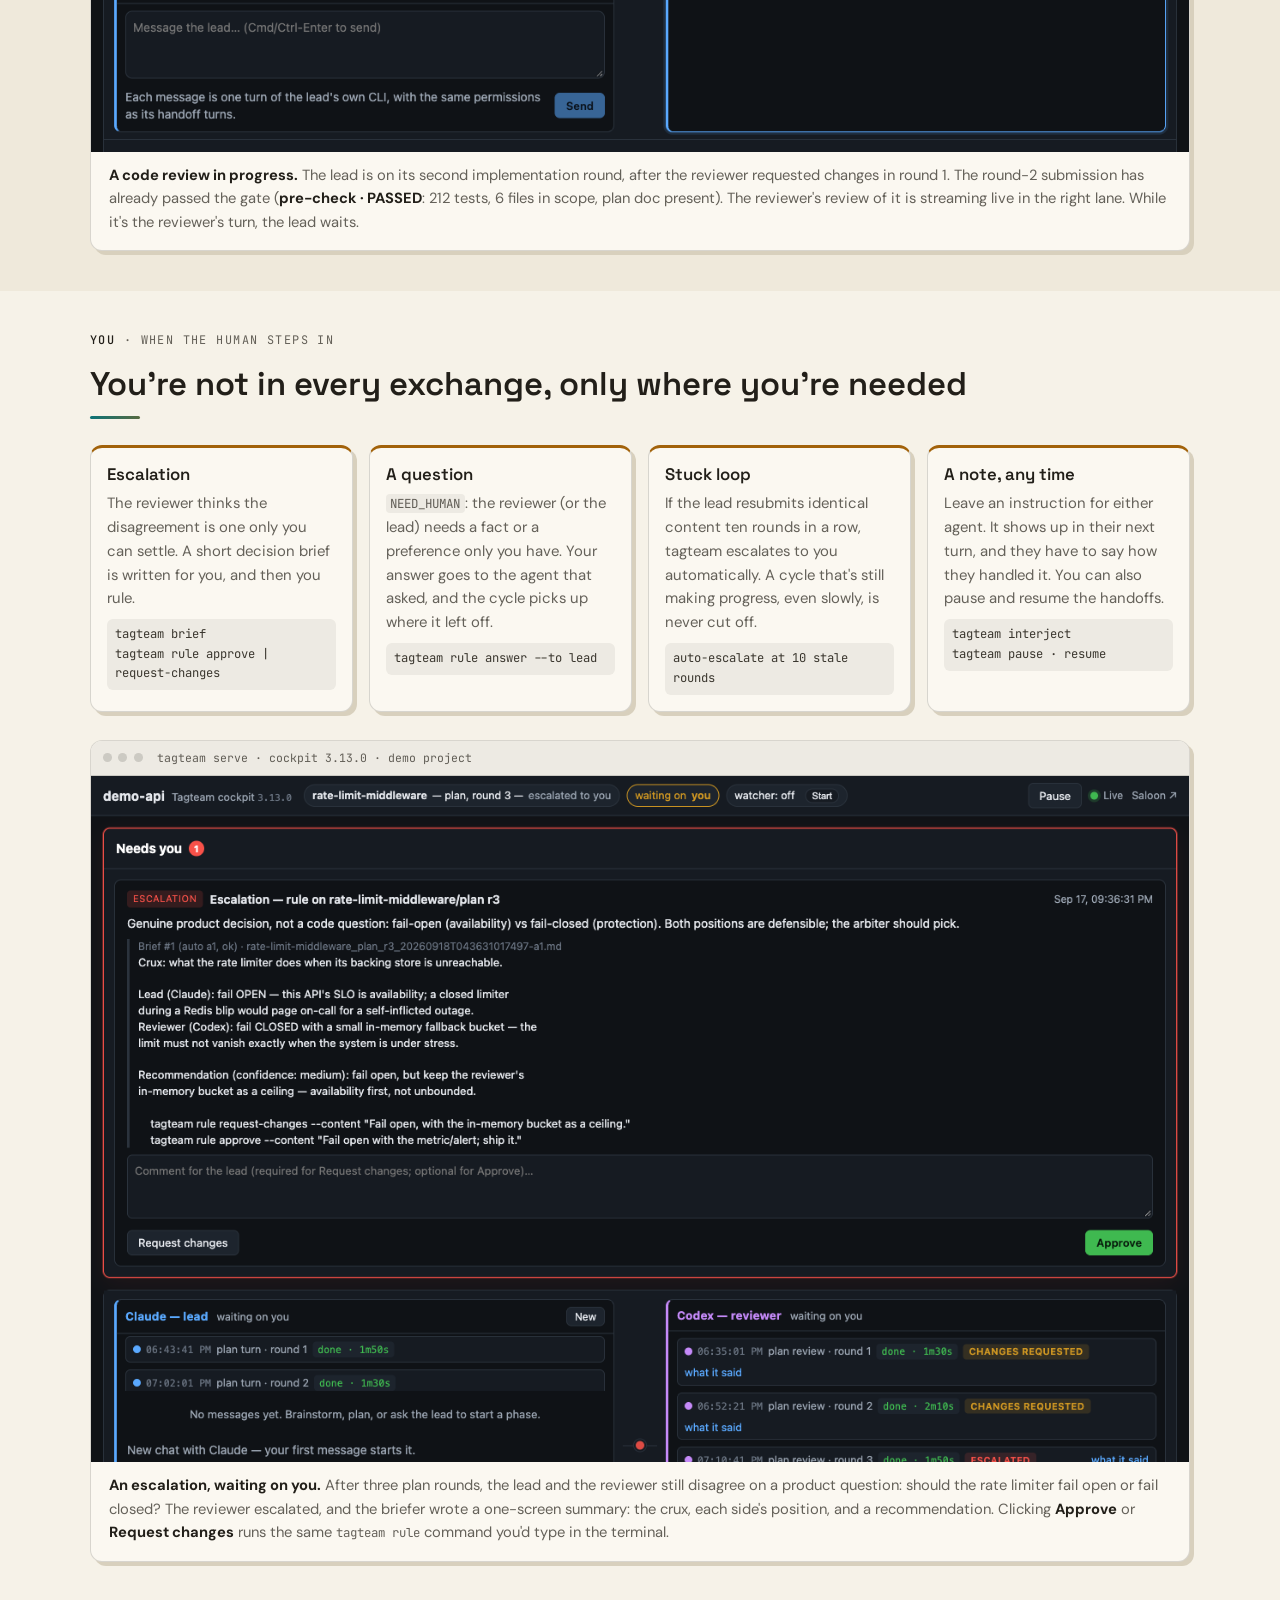
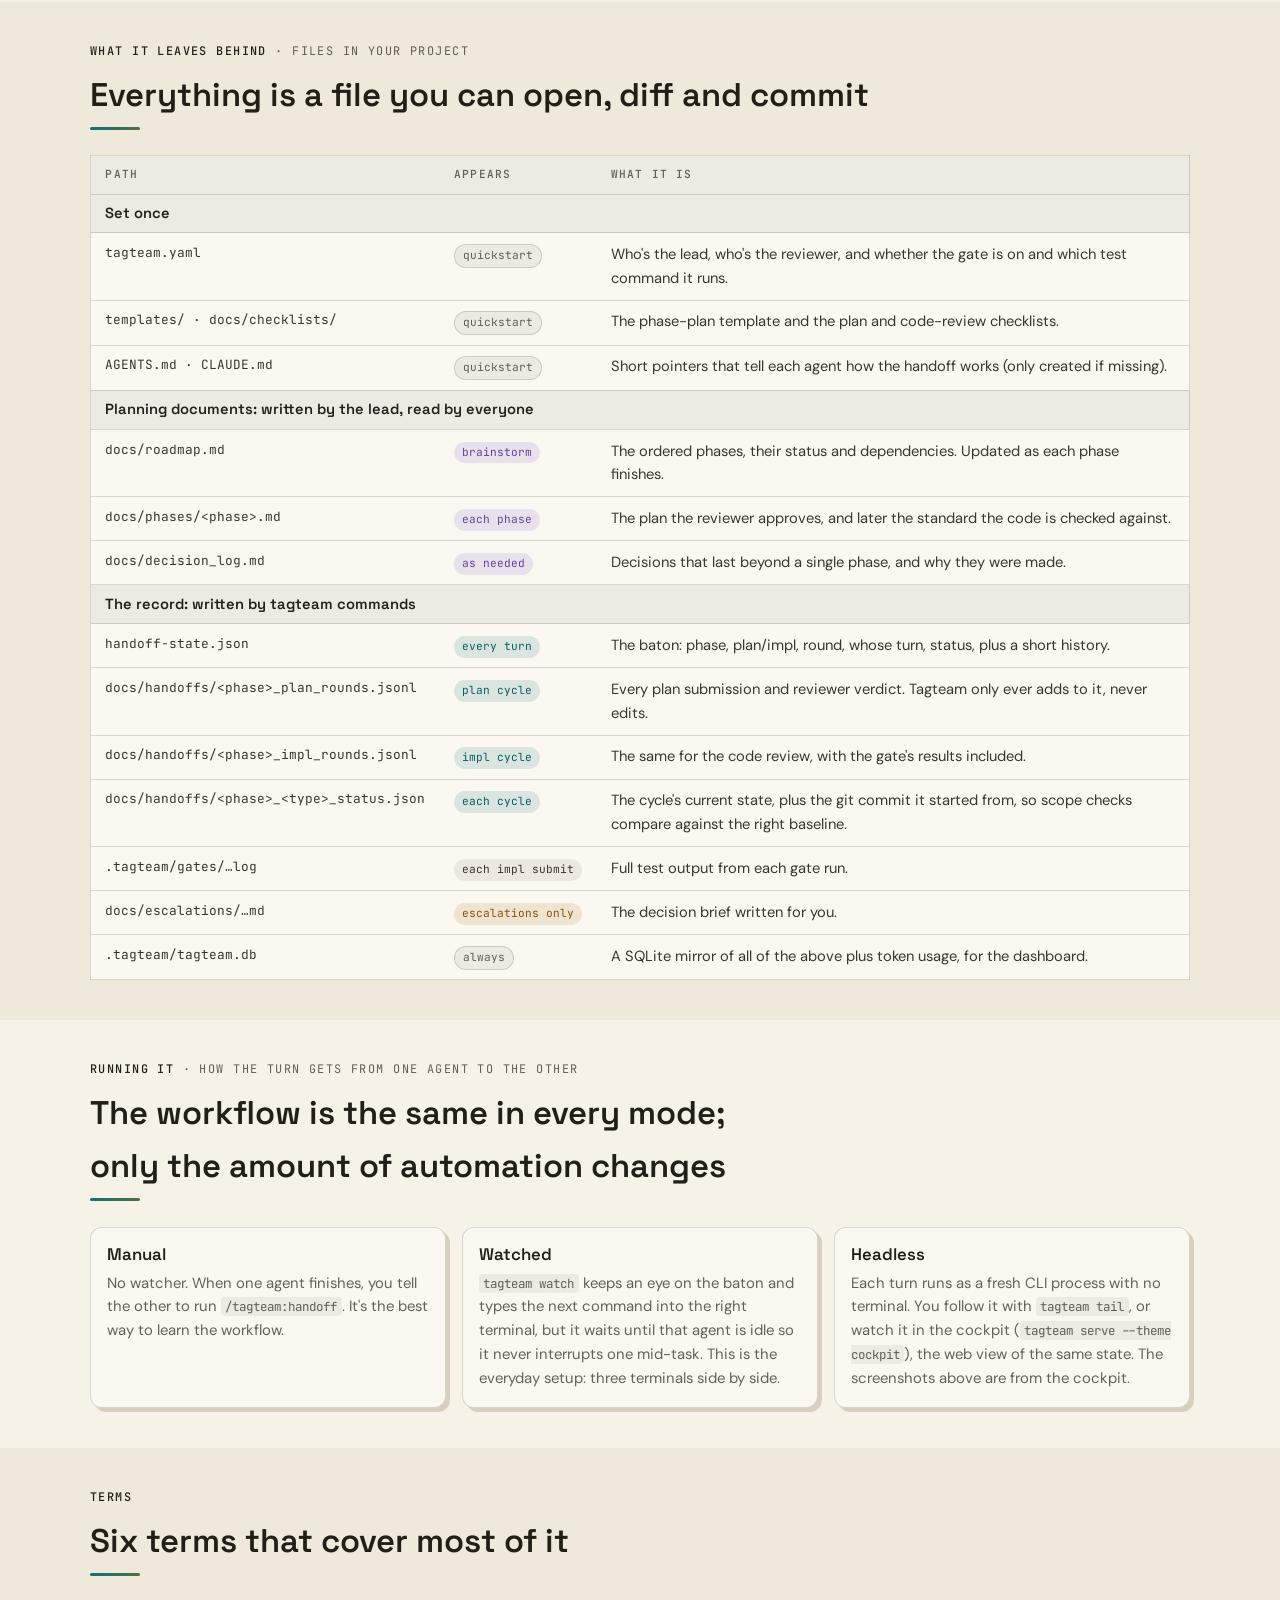
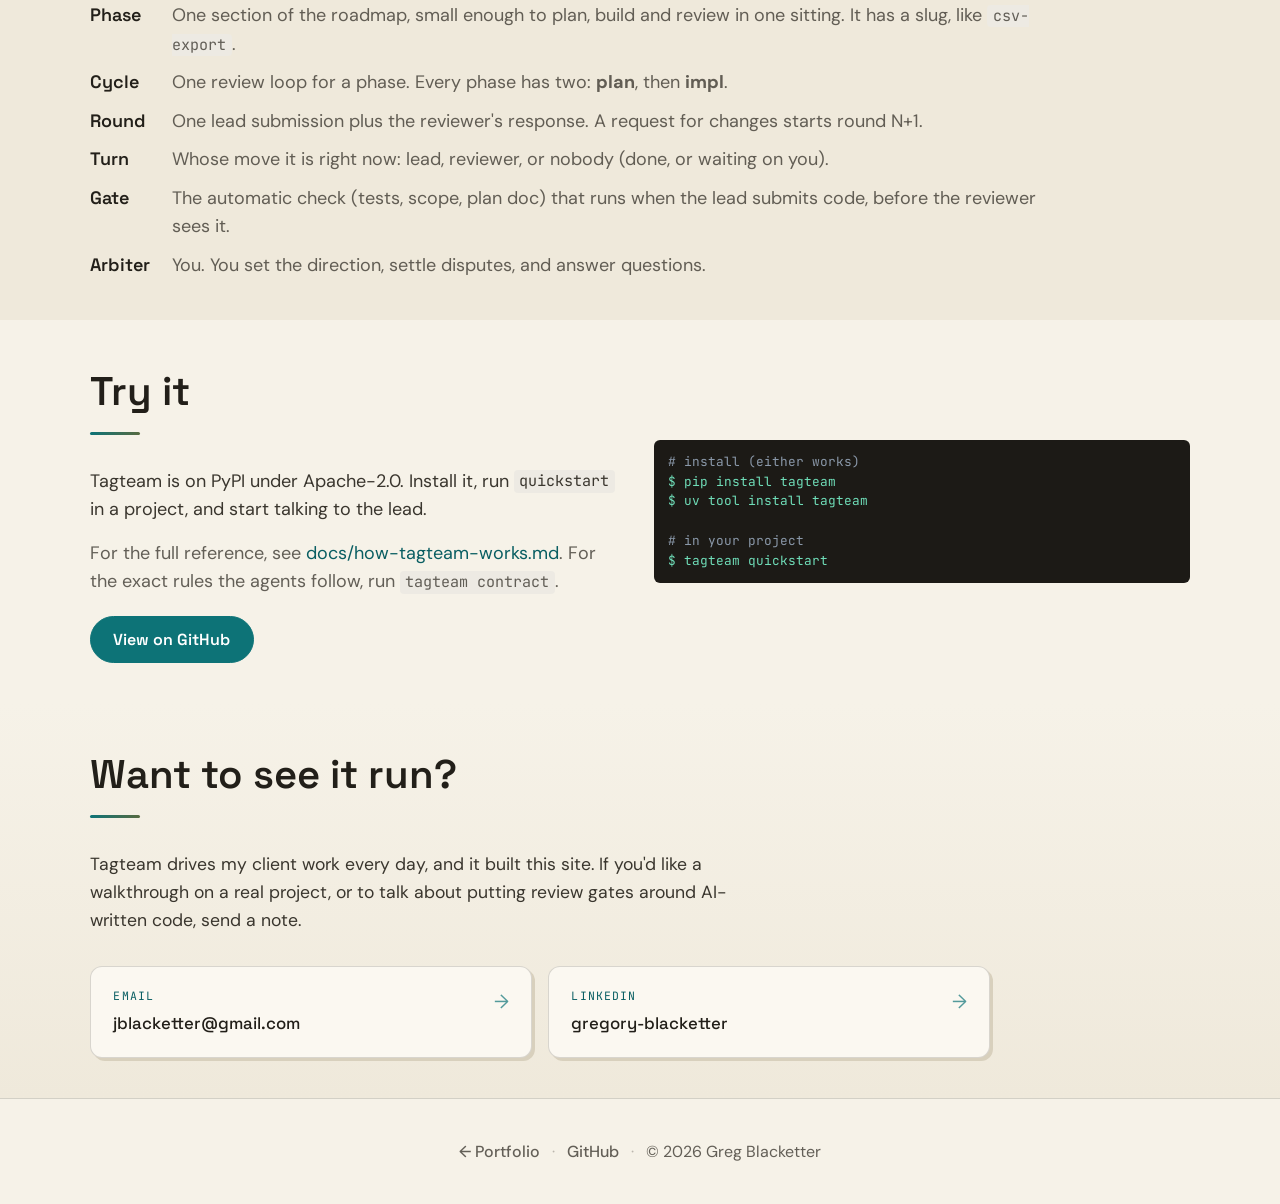
<file: tagteam.html>
<!DOCTYPE html>
<html lang="en">
<head>
  <meta name="robots" content="noindex, nofollow">
  <meta charset="UTF-8">
  <meta name="viewport" content="width=device-width, initial-scale=1.0">
  <title>Tagteam | how it works</title>
  <meta name="description" content="Tagteam runs a project as a series of phases: a lead agent plans and builds, a reviewer agent from a different company approves the plan and then the code, and you make the final call. Every exchange is on the record.">
  <meta property="og:title" content="Tagteam | one AI builds it, a second AI checks it, you make the final call">
  <meta property="og:description" content="A CLI that runs a lead agent and a reviewer agent through a roadmap, phase by phase, with you as the arbiter.">
  <meta property="og:type" content="website">
  <meta property="og:url" content="https://jblacketter.github.io/tagteam.html">
  <meta property="og:image" content="https://jblacketter.github.io/images/tagteam/cockpit-cycle.png">
  <link rel="icon" href="data:image/svg+xml,%3Csvg xmlns='http://www.w3.org/2000/svg' viewBox='0 0 32 32'%3E%3Crect width='32' height='32' rx='6' fill='%23141e2a'/%3E%3Ctext x='6' y='23' font-family='monospace' font-size='18' fill='%230fbcbf'%3E%26gt;%3C/text%3E%3Crect x='19' y='9' width='7' height='15' fill='%230fbcbf' opacity='0.8'/%3E%3C/svg%3E">
  <link rel="preconnect" href="https://fonts.googleapis.com">
  <link rel="preconnect" href="https://fonts.gstatic.com" crossorigin>
  <link href="https://fonts.googleapis.com/css2?family=DM+Sans:ital,opsz,wght@0,9..40,300;0,9..40,400;0,9..40,500;1,9..40,400&family=JetBrains+Mono:wght@400;500&family=Space+Grotesk:wght@400;500;600;700&display=swap" rel="stylesheet">
  <link rel="stylesheet" href="css/style.css">
  <script>
    /* Pre-paint theme bootstrap: must run inline before first paint (same 3 lines on both pages) */
    (function(){try{var t=localStorage.getItem('gb-theme');if(['slate','charcoal','mist','crt'].indexOf(t)>=0){document.documentElement.setAttribute('data-theme',t);}}catch(e){}})();
  </script>
  <style>
    /* --- Tagteam explainer page ---
       Adapted from tagteam's docs/tagteam/index.html. Role colors ride the
       portfolio's theme tokens so every theme (paper, slate, charcoal, mist,
       crt) works: lead = accent-3, reviewer = accent, arbiter = accent-2. */
    :root {
      --tt-lead: var(--accent-3);
      --tt-lead-ink: var(--link-3);
      --tt-lead-t: color-mix(in srgb, var(--accent-3) 14%, var(--bg-card));
      --tt-rev: var(--accent);
      --tt-rev-ink: var(--link);
      --tt-rev-t: color-mix(in srgb, var(--accent) 14%, var(--bg-card));
      --tt-arb: var(--accent-2);
      --tt-arb-ink: var(--link-2);
      --tt-arb-t: color-mix(in srgb, var(--accent-2) 14%, var(--bg-card));
      --tt-gate: var(--ink-muted);
      --tt-gate-t: color-mix(in srgb, var(--ink) 8%, var(--bg-card));
      --tt-surface: var(--bg-card);
      --tt-sunk: color-mix(in srgb, var(--ink) 7%, var(--bg-card));
      --tt-line: var(--border);
      --tt-muted: var(--ink-muted);
      --tt-code-bg: var(--surface-deep);
      --tt-code-ink: #dce4ee;
      --tt-code-dim: #8a98a9;
    }

    /* Hero (same shape as the Aegis page) */
    .tt-hero { max-width: 1100px; margin: 0 auto; padding: 2.5rem 2rem 1rem; }
    .tt-hero__eyebrow {
      font-family: var(--font-mono); font-size: 0.8rem; text-transform: uppercase;
      letter-spacing: 0.14em; color: var(--link-2); margin-bottom: 0.6rem;
    }
    .tt-hero__name {
      font-family: var(--font-heading); font-size: clamp(3rem, 8vw, 5rem); font-weight: 700;
      text-transform: uppercase; letter-spacing: 0.08em; line-height: 1;
      background: linear-gradient(90deg, var(--ink-heading) 0%, var(--accent) 70%);
      -webkit-background-clip: text; background-clip: text; -webkit-text-fill-color: transparent;
      margin-bottom: 0.75rem;
    }
    .tt-hero__tagline {
      font-family: var(--font-heading); font-size: clamp(1.3rem, 3vw, 1.7rem); font-weight: 500;
      color: var(--ink-heading); margin-bottom: 1rem; max-width: 36ch; text-wrap: balance; line-height: 1.3;
    }
    .tt-hero__desc { font-size: 1.1rem; line-height: 1.65; color: var(--ink); max-width: 64ch; margin-bottom: 1.25rem; }
    .tt-hero__desc strong { color: var(--ink-heading); }
    .tt-hero__ctas { display: flex; flex-wrap: wrap; gap: 0.9rem; }

    /* Shared bits */
    .tt-eyebrow { font-family: var(--font-mono); font-size: 0.74rem; letter-spacing: 0.12em; text-transform: uppercase; color: var(--tt-muted); }
    .tt-muted { color: var(--tt-muted); }
    .tt-prose { max-width: 66ch; }
    .tt-prose p + p { margin-top: 0.8em; }
    .tt-page code { font-family: var(--font-mono); font-size: 0.84em; }
    .tt-page p code, .tt-page li code, .tt-page td code, .tt-page dd code {
      background: var(--tt-sunk); padding: 0.08em 0.35em; border-radius: 4px;
    }
    .tt-page h3 { font-family: var(--font-heading); font-size: 1.15rem; font-weight: 600; color: var(--ink-heading); line-height: 1.2; }

    .tt-sec-head { display: grid; gap: 0.5rem; margin-bottom: 1.6rem; }
    .tt-sec-head .tt-eyebrow b { color: var(--ink-heading); font-weight: 500; }
    .tt-sec-head .section__heading { font-size: clamp(1.5rem, 3vw, 2.05rem); margin-bottom: 0; text-wrap: balance; }
    .tt-sec-head .section__heading::after { margin-top: 0.35rem; }

    .tt-c-lead { color: var(--tt-lead-ink); } .tt-c-rev { color: var(--tt-rev-ink); }
    .tt-c-arb { color: var(--tt-arb-ink); } .tt-c-gate { color: var(--tt-gate); }
    .tt-bg-lead { background: var(--tt-lead); } .tt-bg-rev { background: var(--tt-rev); }
    .tt-bg-arb { background: var(--tt-arb); } .tt-bg-gate { background: var(--tt-gate); }
    .tt-dot { width: 10px; height: 10px; border-radius: 50%; display: inline-block; flex: none; }

    /* Cast of three */
    .tt-cast { display: grid; grid-template-columns: repeat(3, 1fr); gap: 1rem; margin-top: 1.75rem; }
    .tt-role {
      background: var(--tt-surface); border: 1px solid var(--tt-line); border-radius: var(--radius);
      padding: 1.1rem 1.1rem 1rem; display: grid; gap: 0.4rem; align-content: start;
      box-shadow: 4px 4px 0 var(--shadow-block);
    }
    .tt-role__tag { display: flex; align-items: center; gap: 0.5rem; font-family: var(--font-mono); font-size: 0.74rem; letter-spacing: 0.1em; text-transform: uppercase; }
    .tt-role h3 { font-size: 1.3rem; }
    .tt-role p { font-size: 0.95rem; color: var(--tt-muted); }
    .tt-role .tt-never { font-size: 0.88rem; border-top: 1px dashed var(--tt-line); padding-top: 0.5rem; margin-top: 0.25rem; }

    .tt-short {
      margin-top: 1.6rem; border-left: 4px solid var(--tt-arb); background: var(--tt-arb-t); color: var(--ink);
      padding: 1rem 1.25rem; border-radius: 0 var(--radius) var(--radius) 0; max-width: 78ch;
    }
    .tt-short .tt-eyebrow { color: var(--tt-arb-ink); margin-bottom: 0.25rem; }

    /* Figures + diagrams */
    .tt-fig { margin: 0; background: var(--tt-surface); border: 1px solid var(--tt-line); border-radius: var(--radius); padding: 1.1rem; }
    .tt-fig figcaption { font-size: 0.92rem; color: var(--tt-muted); margin-top: 0.75rem; max-width: 80ch; }
    .tt-scroll { overflow-x: auto; -webkit-overflow-scrolling: touch; }
    svg.tt-diagram { display: block; width: 100%; height: auto; color: var(--ink); font-family: var(--font-body); }
    .tt-scroll svg.tt-diagram { min-width: 760px; }
    .tt-diagram .t { fill: currentColor; font-size: 14px; }
    .tt-diagram .t-b { fill: currentColor; font-size: 15px; font-weight: 600; font-family: var(--font-heading); }
    .tt-diagram .t-s { fill: var(--tt-muted); font-size: 12px; }
    .tt-diagram .t-m { fill: var(--tt-muted); font-size: 11.5px; font-family: var(--font-mono); }
    .tt-diagram .t-tag { font-size: 10.5px; font-family: var(--font-mono); letter-spacing: 0.1em; }
    .tt-diagram .ln { stroke: currentColor; stroke-width: 1.6; fill: none; }
    .tt-diagram .ln-mut { stroke: var(--tt-muted); stroke-width: 1.4; fill: none; }
    .tt-diagram .dash { stroke-dasharray: 5 4; }
    .tt-diagram .grid { stroke: var(--tt-line); stroke-width: 1; }
    .tt-diagram .f-lead { fill: var(--tt-lead-t); stroke: var(--tt-lead); stroke-width: 1.6; }
    .tt-diagram .f-rev { fill: var(--tt-rev-t); stroke: var(--tt-rev); stroke-width: 1.6; }
    .tt-diagram .f-arb { fill: var(--tt-arb-t); stroke: var(--tt-arb); stroke-width: 1.6; }
    .tt-diagram .f-gate { fill: var(--tt-gate-t); stroke: var(--tt-gate); stroke-width: 1.6; }
    .tt-diagram .f-plain { fill: var(--tt-surface); stroke: var(--tt-muted); stroke-width: 1.4; }
    .tt-diagram .f-frame { fill: none; stroke: var(--tt-muted); stroke-width: 1.2; stroke-dasharray: 6 5; }
    .tt-diagram .fill-lead { fill: var(--tt-lead-ink); } .tt-diagram .fill-rev { fill: var(--tt-rev-ink); }
    .tt-diagram .fill-arb { fill: var(--tt-arb-ink); } .tt-diagram .fill-mut { fill: var(--tt-muted); }
    .tt-diagram .arrowhead { fill: currentColor; }

    /* Swimlane stepper */
    #tt-lanes .lane-col { fill: var(--tt-lead); opacity: 0; transition: opacity 0.2s; }
    #tt-lanes .lane-col.on { opacity: 0.1; }
    #tt-lanes .node { cursor: pointer; }
    #tt-lanes .node rect { transition: stroke-width 0.15s; }
    #tt-lanes .node.on rect { stroke-width: 3.2; }
    #tt-lanes .node:focus-visible { outline: none; }
    #tt-lanes .node:focus-visible rect { stroke-dasharray: 4 3; }
    .tt-stepper { margin-top: 1.1rem; display: grid; grid-template-columns: minmax(0, 1.05fr) minmax(0, 1fr); gap: 1.1rem; align-items: start; }
    .tt-step-copy { display: grid; grid-template-columns: minmax(0, 1fr); gap: 0.6rem; }
    .tt-who { display: flex; gap: 0.5rem; align-items: center; font-family: var(--font-mono); font-size: 0.76rem; letter-spacing: 0.1em; text-transform: uppercase; }
    .tt-step-copy h3 { font-size: 1.4rem; }
    .tt-step-nav { display: flex; align-items: center; gap: 0.6rem; flex-wrap: wrap; margin-top: 0.4rem; }
    .tt-btn {
      font: 500 0.92rem var(--font-body); background: var(--tt-surface); color: var(--ink);
      border: 1px solid var(--tt-line); border-radius: var(--radius-sm); padding: 0.45rem 0.9rem; cursor: pointer;
    }
    .tt-btn:hover { border-color: var(--accent); }
    .tt-btn:disabled { opacity: 0.4; cursor: default; }
    .tt-pips { display: flex; gap: 0.35rem; flex-wrap: wrap; }
    .tt-pip {
      width: 26px; height: 26px; border-radius: 50%; border: 1px solid var(--tt-line); background: var(--tt-surface);
      font: 500 0.75rem var(--font-mono); color: var(--tt-muted); cursor: pointer; padding: 0;
    }
    .tt-pip.on { background: var(--accent); color: var(--on-accent); border-color: var(--accent); }
    .tt-page :focus-visible { outline: 2px solid var(--accent); outline-offset: 2px; }
    .tt-step-facts { display: grid; grid-template-columns: minmax(0, 1fr); gap: 0.6rem; }
    .tt-fact .tt-eyebrow { font-size: 0.68rem; margin-bottom: 0.25rem; }
    .tt-writes { list-style: none; display: grid; gap: 0.25rem; }
    .tt-writes li { font-family: var(--font-mono); font-size: 0.8rem; background: var(--tt-sunk); border-radius: var(--radius-sm); padding: 0.25rem 0.5rem; overflow-wrap: anywhere; }

    pre.tt-term {
      background: var(--tt-code-bg); color: var(--tt-code-ink); font-family: var(--font-mono); font-size: 0.8rem;
      line-height: 1.55; border-radius: var(--radius-sm); padding: 0.75rem 0.9rem; overflow-x: auto; margin: 0; white-space: pre;
    }
    pre.tt-term .dim { color: var(--tt-code-dim); }
    pre.tt-term .k { color: #8fb0ff; } pre.tt-term .g { color: #6fddb8; } pre.tt-term .y { color: #f2c46d; }

    /* Two-column act layout */
    .tt-act { display: grid; grid-template-columns: minmax(0, 1fr) minmax(0, 1fr); gap: 1.75rem; align-items: start; }
    .tt-file { background: var(--tt-surface); border: 1px solid var(--tt-line); border-radius: var(--radius); overflow: hidden; box-shadow: 4px 4px 0 var(--shadow-block); }
    .tt-file__bar {
      display: flex; justify-content: space-between; gap: 0.75rem; align-items: center; padding: 0.5rem 0.9rem;
      border-bottom: 1px solid var(--tt-line); background: var(--tt-sunk); font-family: var(--font-mono); font-size: 0.78rem;
    }
    .tt-file__bar .ex { color: var(--tt-muted); font-size: 0.7rem; letter-spacing: 0.08em; text-transform: uppercase; }
    .tt-file pre { margin: 0; padding: 0.9rem 1rem; font-family: var(--font-mono); font-size: 0.8rem; line-height: 1.6; white-space: pre-wrap; overflow-wrap: anywhere; color: var(--ink); }
    .tt-file pre .h { color: var(--tt-lead-ink); font-weight: 500; }
    .tt-file pre .ok { color: var(--tt-rev-ink); }

    /* Rounds log */
    .tt-log { display: grid; gap: 0.6rem; }
    .tt-entry {
      display: grid; grid-template-columns: auto 1fr; gap: 0.25rem 0.75rem; background: var(--tt-surface);
      border: 1px solid var(--tt-line); border-radius: var(--radius-sm); padding: 0.75rem 0.9rem;
    }
    .tt-entry .r { font-family: var(--font-mono); font-size: 0.74rem; color: var(--tt-muted); grid-row: span 2; padding-top: 2px; }
    .tt-entry .act-l { font-family: var(--font-mono); font-size: 0.76rem; font-weight: 500; letter-spacing: 0.04em; }
    .tt-entry p { font-size: 0.93rem; }
    .tt-entry.lead { border-left: 4px solid var(--tt-lead); } .tt-entry.lead .act-l { color: var(--tt-lead-ink); }
    .tt-entry.rev { border-left: 4px solid var(--tt-rev); } .tt-entry.rev .act-l { color: var(--tt-rev-ink); }

    /* Card grids */
    .tt-cards { display: grid; grid-template-columns: repeat(4, 1fr); gap: 1rem; }
    .tt-cards.three { grid-template-columns: repeat(3, 1fr); }
    .tt-card {
      background: var(--tt-surface); border: 1px solid var(--tt-line); border-radius: var(--radius);
      padding: 1rem; display: grid; gap: 0.5rem; align-content: start; box-shadow: 4px 4px 0 var(--shadow-block);
    }
    .tt-card h3 { font-size: 1.05rem; }
    .tt-card p { font-size: 0.93rem; color: var(--tt-muted); }
    .tt-card .tt-eyebrow { font-size: 0.7rem; }
    .tt-card .cmd { font-family: var(--font-mono); font-size: 0.76rem; background: var(--tt-sunk); border-radius: var(--radius-sm); padding: 0.4rem 0.5rem; overflow-wrap: anywhere; color: var(--ink); }
    .tt-card.arb { border-top: 3px solid var(--tt-arb); }

    /* Files table */
    .tt-ftable { width: 100%; border-collapse: collapse; background: var(--tt-surface); border: 1px solid var(--tt-line); font-size: 0.92rem; }
    .tt-ftable th { font-family: var(--font-mono); font-size: 0.7rem; letter-spacing: 0.1em; text-transform: uppercase; color: var(--tt-muted); text-align: left; font-weight: 500; padding: 0.6rem 0.9rem; background: var(--tt-sunk); }
    .tt-ftable td { padding: 0.6rem 0.9rem; border-top: 1px solid var(--tt-line); vertical-align: top; }
    .tt-ftable td:first-child { font-family: var(--font-mono); font-size: 0.8rem; white-space: nowrap; }
    .tt-ftable tr.grp td { background: var(--tt-sunk); font-family: var(--font-heading); font-weight: 600; font-size: 0.92rem; padding: 0.45rem 0.9rem; white-space: normal; color: var(--ink-heading); }
    .tt-when { display: inline-block; font-family: var(--font-mono); font-size: 0.7rem; padding: 2px 8px; border-radius: 99px; white-space: nowrap; }
    .tt-when.setup { background: var(--tt-sunk); color: var(--tt-muted); border: 1px solid var(--tt-line); }
    .tt-when.lead { background: var(--tt-lead-t); color: var(--tt-lead-ink); }
    .tt-when.rev { background: var(--tt-rev-t); color: var(--tt-rev-ink); }
    .tt-when.arb { background: var(--tt-arb-t); color: var(--tt-arb-ink); }
    .tt-when.gate { background: var(--tt-gate-t); color: var(--ink); }

    .tt-gloss { display: grid; grid-template-columns: max-content 1fr; gap: 0.6rem 1.4rem; max-width: 80ch; }
    .tt-gloss dt { font-family: var(--font-heading); font-weight: 600; color: var(--ink-heading); }
    .tt-gloss dd { color: var(--tt-muted); }

    /* Cockpit screenshots */
    .tt-shot { margin-top: 1.75rem; background: var(--tt-surface); border: 1px solid var(--tt-line); border-radius: var(--radius); overflow: hidden; box-shadow: 4px 4px 0 var(--shadow-block); }
    .tt-shot .chrome { display: flex; align-items: center; gap: 0.4rem; padding: 0.5rem 0.75rem; background: var(--tt-sunk); border-bottom: 1px solid var(--tt-line); font-family: var(--font-mono); font-size: 0.72rem; color: var(--tt-muted); }
    .tt-shot .chrome i { width: 9px; height: 9px; border-radius: 50%; background: var(--tt-line); display: inline-block; }
    .tt-shot .chrome span { margin-left: 0.5rem; }
    .tt-shot img { display: block; width: 100%; height: auto; }
    .tt-shot figcaption { padding: 0.75rem 1.1rem 1rem; font-size: 0.92rem; color: var(--tt-muted); }
    .tt-shot figcaption b { color: var(--ink-heading); }

    .tt-install { display: grid; grid-template-columns: minmax(0, 1fr) minmax(0, 1fr); gap: 1.75rem; align-items: center; }

    /* Vertical rhythm: match the Aegis page */
    .section { padding: 2.5rem 2rem; }

    @media (max-width: 860px) {
      .tt-cast, .tt-cards, .tt-cards.three { grid-template-columns: repeat(2, minmax(0, 1fr)); }
      .tt-act, .tt-stepper, .tt-install { grid-template-columns: minmax(0, 1fr); }
    }
    @media (max-width: 560px) {
      .tt-hero { padding: 1.5rem 1rem 0.5rem; }
      .section { padding: 2rem 1rem; }
      .tt-cast, .tt-cards, .tt-cards.three { grid-template-columns: minmax(0, 1fr); }
      .tt-ftable td:first-child { white-space: normal; overflow-wrap: anywhere; }
      .tt-ftable th:nth-child(3), .tt-ftable td:nth-child(3) { display: none; }
      .tt-gloss { grid-template-columns: 1fr; gap: 2px; }
      .tt-gloss dd { margin-bottom: 0.6rem; }
    }
    @media (prefers-reduced-motion: reduce) { .tt-page * { transition: none !important; } }
  </style>
</head>
<body class="tt-page">

  <!-- Top nav -->
  <nav class="topbar" aria-label="Primary">
    <a class="topbar__brand" href="index.html">
      <span class="topbar__prompt">&gt;</span>
      <span class="topbar__name">greg</span><span class="topbar__at">@</span><span class="topbar__host">blacketter</span>
    </a>
    <div class="topbar__nav">
      <a class="topbar__link" href="index.html">Home</a>
      <a class="topbar__link" href="aegis.html">Aegis</a>
      <a class="topbar__link" href="tagteam.html" aria-current="page">Tagteam</a>
      <a class="topbar__link" href="work.html">Work</a>
      <a class="topbar__cta" href="#contact">Contact me</a>
    </div>
  </nav>

  <!-- Hero -->
  <header class="tt-hero">
    <p class="tt-hero__eyebrow"><span aria-hidden="true">&gt;</span> How it works &middot; a guide for people who haven't seen it</p>
    <h1 class="tt-hero__name">Tagteam</h1>
    <p class="tt-hero__tagline">One AI builds it. A second AI checks it. You make the final call.</p>
    <p class="tt-hero__desc">Tagteam runs a project as a series of small <strong>phases</strong>. For each phase, a <strong>lead</strong> agent writes the plan and the code. A <strong>reviewer</strong> agent, usually a model from a different company, has to approve the plan before any code gets written, and has to approve the code before the phase is done. The two take turns, one at a time, and every exchange is saved to a file.</p>
    <div class="tt-hero__ctas">
      <a class="hero__cta hero__cta--primary" href="https://github.com/jblacketter/tagteam" target="_blank" rel="noopener noreferrer">View on GitHub</a>
      <a class="hero__cta" href="work.html#card-tagteam">&larr; Back to the workshop</a>
    </div>

    <div class="tt-cast">
      <div class="tt-role">
        <div class="tt-role__tag tt-c-lead"><span class="tt-dot tt-bg-lead"></span>Lead &middot; e.g. Claude</div>
        <h3>Plans and builds</h3>
        <p>Talks through the idea with you, writes the roadmap and each phase plan, writes the code and tests, and makes the changes the reviewer asks for.</p>
        <p class="tt-never">Can't approve its own work.</p>
      </div>
      <div class="tt-role">
        <div class="tt-role__tag tt-c-rev"><span class="tt-dot tt-bg-rev"></span>Reviewer &middot; e.g. Codex</div>
        <h3>Reads and rules</h3>
        <p>Reads each submission, checks it against the plan and the code, then does one of four things: approve, request changes, escalate to you, or ask you a question.</p>
        <p class="tt-never">Doesn't write the code.</p>
      </div>
      <div class="tt-role">
        <div class="tt-role__tag tt-c-arb"><span class="tt-dot tt-bg-arb"></span>Arbiter &middot; you</div>
        <h3>Sets direction and breaks ties</h3>
        <p>Decides what gets built. Steps in only when the agents disagree, when one of them has a question, or when you want to leave them a note.</p>
        <p class="tt-never">You don't pass messages between them. The handoff state does that.</p>
      </div>
    </div>

    <div class="tt-short">
      <div class="tt-eyebrow">In 30 seconds</div>
      <p>If you ask one AI to review its own work, you haven't really had it reviewed. Tagteam makes a second AI sign off twice for every phase: once on the plan, before any code exists, and once on the code, after the tests have run. The agents hand the turn back and forth using a small state file, and every step is written down, so you can see why each decision was made.</p>
    </div>
  </header>

  <!-- ============ BIG PICTURE ============ -->
  <section class="section" id="big-picture">
    <div class="section__inner">
      <div class="tt-sec-head">
        <div class="tt-eyebrow"><b>The big picture</b> &middot; the whole project, start to finish</div>
        <h2 class="section__heading">A project starts as a conversation, becomes a roadmap, then goes through the phases one at a time</h2>
      </div>
      <figure class="tt-fig reveal">
        <div class="tt-scroll">
        <svg class="tt-diagram" viewBox="0 0 1000 220" role="img" aria-label="Flow: brainstorm with the lead, which produces a roadmap; then each phase goes plan doc, plan review, build, code review, and on approval loops back to the next phase's plan doc.">
          <defs>
            <marker id="ah1" viewBox="0 0 10 10" refX="9" refY="5" markerWidth="7" markerHeight="7" orient="auto-start-reverse"><path d="M0 0L10 5L0 10z" class="arrowhead"/></marker>
          </defs>
          <text x="85" y="50" text-anchor="middle" class="t-tag fill-arb">YOU + LEAD</text>
          <rect x="10" y="60" width="150" height="70" rx="10" class="f-arb"/>
          <text x="85" y="91" text-anchor="middle" class="t-b">Brainstorm</text>
          <text x="85" y="111" text-anchor="middle" class="t-s">free conversation</text>
          <line x1="160" y1="95" x2="188" y2="95" class="ln" marker-end="url(#ah1)"/>
          <text x="260" y="50" text-anchor="middle" class="t-tag fill-lead">LEAD WRITES</text>
          <rect x="190" y="60" width="140" height="70" rx="10" class="f-lead"/>
          <text x="260" y="91" text-anchor="middle" class="t-b">Roadmap</text>
          <text x="260" y="111" text-anchor="middle" class="t-m">docs/roadmap.md</text>
          <line x1="330" y1="95" x2="386" y2="95" class="ln" marker-end="url(#ah1)"/>
          <rect x="370" y="14" width="620" height="192" rx="14" class="f-frame"/>
          <text x="386" y="34" class="t-tag fill-mut">EACH PHASE, IN ORDER</text>
          <text x="453" y="52" text-anchor="middle" class="t-tag fill-lead">LEAD</text>
          <rect x="388" y="60" width="130" height="70" rx="10" class="f-lead"/>
          <text x="453" y="91" text-anchor="middle" class="t-b">Plan doc</text>
          <text x="453" y="111" text-anchor="middle" class="t-m">docs/phases/…</text>
          <line x1="518" y1="95" x2="538" y2="95" class="ln" marker-end="url(#ah1)"/>
          <text x="605" y="52" text-anchor="middle" class="t-tag fill-rev">REVIEWER</text>
          <rect x="540" y="60" width="130" height="70" rx="10" class="f-rev"/>
          <text x="605" y="91" text-anchor="middle" class="t-b">Plan review</text>
          <text x="605" y="111" text-anchor="middle" class="t-s">rounds → approve</text>
          <line x1="670" y1="95" x2="690" y2="95" class="ln" marker-end="url(#ah1)"/>
          <text x="757" y="52" text-anchor="middle" class="t-tag fill-lead">LEAD</text>
          <rect x="692" y="60" width="130" height="70" rx="10" class="f-lead"/>
          <text x="757" y="91" text-anchor="middle" class="t-b">Build</text>
          <text x="757" y="111" text-anchor="middle" class="t-s">code + tests</text>
          <line x1="822" y1="95" x2="842" y2="95" class="ln" marker-end="url(#ah1)"/>
          <text x="909" y="52" text-anchor="middle" class="t-tag fill-rev">GATE + REVIEWER</text>
          <rect x="844" y="60" width="130" height="70" rx="10" class="f-rev"/>
          <text x="909" y="91" text-anchor="middle" class="t-b">Code review</text>
          <text x="909" y="111" text-anchor="middle" class="t-s">tests, then rounds</text>
          <path d="M909 130 V176 H453 V132" class="ln" marker-end="url(#ah1)"/>
          <text x="681" y="168" text-anchor="middle" class="t-s">approved → phase complete → next phase</text>
          <text x="681" y="196" text-anchor="middle" class="t-s">until the roadmap is finished</text>
        </svg>
        </div>
        <figcaption>You and the lead talk freely only at the start. After that, each phase goes through two review gates: <strong>plan review</strong>, before any code exists, and <strong>code review</strong>, after the tests pass. The reviewer has to approve at both gates before the next phase opens.</figcaption>
      </figure>
    </div>
  </section>

  <!-- ============ STEP 1: BRAINSTORM ============ -->
  <section class="section section--alt" id="brainstorm">
    <div class="section__inner">
      <div class="tt-sec-head">
        <div class="tt-eyebrow"><b>Step 1</b> &middot; brainstorm with the lead</div>
        <h2 class="section__heading">Start with a conversation, not a spec</h2>
      </div>
      <div class="tt-act">
        <div class="tt-prose">
          <p>Run <code>tagteam quickstart</code> in your project. It asks which agent is the lead and which is the reviewer, writes those names to <code>tagteam.yaml</code>, adds starter files (a blank roadmap, a decision log, templates, review checklists), and opens three terminals: <strong>Lead</strong>, <strong>Watcher</strong> and <strong>Reviewer</strong>.</p>
          <p>Then you just talk to the lead, either in its terminal or in the web cockpit's lead lane. Tell it what you're building, who it's for, what's out of scope, and what you're worried about. The lead suggests how to break the work into phases, and you push back until the order makes sense to you.</p>
          <p>What comes out of this is <strong><code>docs/roadmap.md</code></strong>: an ordered list of phases, each with a status and a one-paragraph description. A phase can also list another phase it depends on, so it won't start until that one is done.</p>
          <p class="tt-muted">The reviewer hasn't done anything yet. Review starts with the first phase plan.</p>
        </div>
        <div class="tt-file reveal">
          <div class="tt-file__bar"><span>docs/roadmap.md</span><span class="ex">example project</span></div>
<pre><span class="h"># Project Roadmap</span>

<span class="h">## Phases</span>

<span class="h">### Phase 1: Invoice data model</span>
- **Status:** <span class="ok">✅ Complete</span>
- **Description:** Invoice, line-item and customer
  tables; migrations; seed data.

<span class="h">### Phase 2: CSV export</span>
- **Status:** In progress
- **Depends on:** Phase 1
- **Description:** `invoices export --format csv`
  so the accountant stops asking for screenshots.

<span class="h">### Phase 3: Overdue reminders</span>
- **Status:** Not started
- **Depends on:** Phase 1
- **Description:** Nightly job emails customers
  whose invoice is 14+ days overdue.</pre>
        </div>
      </div>
      <figure class="tt-shot reveal">
        <div class="chrome"><i></i><i></i><i></i><span>tagteam serve &middot; cockpit 3.13.0 &middot; demo project</span></div>
        <img src="images/tagteam/cockpit-lead.png" width="1280" height="800" loading="lazy" alt="Tagteam cockpit on an idle demo project. The top Needs-you card is a Start card: Next: csv-export — plan, with the command to start it, a Copy command button and a Start button. Below, the lead lane shows a conversation with Claude that ends with the roadmap reordered so csv-export comes first. The reviewer lane on the right is empty: No reviews yet.">
        <figcaption><b>Brainstorming in the cockpit.</b> The left lane is a chat with the lead. Here you've agreed to reorder the roadmap, and the lead has done it. The card at the top reads the roadmap and shows the next step (<em>csv-export — plan</em>). Pressing <b>Start</b> turns on the watcher and tells the lead to start that phase. The reviewer lane stays empty until there's a plan to review.</figcaption>
      </figure>
    </div>
  </section>

  <!-- ============ STEP 2: PHASE PLAN ============ -->
  <section class="section" id="plan-doc">
    <div class="section__inner">
      <div class="tt-sec-head">
        <div class="tt-eyebrow"><b>Step 2</b> &middot; write the phase plan</div>
        <h2 class="section__heading">Each phase gets a written plan, and the reviewer approves it before any code is written</h2>
      </div>
      <div class="tt-act">
        <div class="tt-file reveal">
          <div class="tt-file__bar"><span>docs/phases/csv-export.md</span><span class="ex">example</span></div>
<pre><span class="h"># Phase 2: CSV export</span>

<span class="h">## Summary</span>
**What:** `invoices export --format csv`
**Why:** accountant needs it for month-end
**Depends on:** Phase 1

<span class="h">## Scope</span>
In:  one row per invoice, date filter
Out: Excel, scheduled exports

<span class="h">## Technical Approach</span>
Stream rows with Python's csv module …

<span class="h">## Files to Create/Modify</span>
- `app/export.py` — new
- `tests/test_export.py` — new

<span class="h">## Success Criteria</span>
- [ ] commas/newlines in names survive
- [ ] 50k invoices without loading all</pre>
        </div>
        <div class="tt-prose">
          <p>When it's time to start a phase, the lead writes a plan at <code>docs/phases/&lt;phase&gt;.md</code> from a fixed template: <em>Summary, Scope (in and out), Technical Approach, Files, Success Criteria, Open Questions, Risks</em>.</p>
          <p>Then the lead submits it for review. That opens the phase's <strong>plan cycle</strong>. The reviewer reads the plan against the real codebase, and anything wrong gets fixed in the document, where a fix takes a sentence. If the same problem shows up in code three days later, it can take an afternoon to fix.</p>
          <p>The success criteria are important here: the reviewer uses them in the next cycle to judge whether the code does what the plan said it would.</p>
        </div>
      </div>
    </div>
  </section>

  <!-- ============ SWIMLANE ============ -->
  <section class="section section--alt" id="one-phase">
    <div class="section__inner">
      <div class="tt-sec-head">
        <div class="tt-eyebrow"><b>Step 3 onward</b> &middot; one phase, turn by turn</div>
        <h2 class="section__heading">Only one agent works at a time</h2>
        <p class="tt-prose tt-muted">This is a real phase from the example: one round of changes on the plan, a clean build, and code that passes review the first time. Click any box or use the arrows to see what happens at that step: the command, the files it writes, and what <code>handoff-state.json</code> (the file that tracks whose turn it is) says afterward.</p>
      </div>
      <figure class="tt-fig">
        <div class="tt-scroll">
        <svg class="tt-diagram" id="tt-lanes" viewBox="0 0 1110 340" role="img" aria-label="Swimlane of one phase. Lead submits plan round 1; reviewer requests changes; lead submits round 2; reviewer approves the plan; lead builds; lead submits implementation round 1; the gate runs the tests and passes; reviewer approves, completing the phase. The arbiter is on call throughout.">
          <defs>
            <marker id="ah2" viewBox="0 0 10 10" refX="9" refY="5" markerWidth="7" markerHeight="7" orient="auto-start-reverse"><path d="M0 0L10 5L0 10z" class="arrowhead"/></marker>
          </defs>
          <rect class="lane-col" data-step="0" x="144" y="36" width="112" height="296" rx="8"/>
          <rect class="lane-col" data-step="1" x="264" y="36" width="112" height="296" rx="8"/>
          <rect class="lane-col" data-step="2" x="384" y="36" width="112" height="296" rx="8"/>
          <rect class="lane-col" data-step="3" x="504" y="36" width="112" height="296" rx="8"/>
          <rect class="lane-col" data-step="4" x="624" y="36" width="112" height="296" rx="8"/>
          <rect class="lane-col" data-step="5" x="744" y="36" width="112" height="296" rx="8"/>
          <rect class="lane-col" data-step="6" x="864" y="36" width="112" height="296" rx="8"/>
          <rect class="lane-col" data-step="7" x="984" y="36" width="112" height="296" rx="8"/>
          <rect x="144" y="8" width="472" height="22" rx="5" class="f-rev"/>
          <text x="380" y="23.5" text-anchor="middle" class="t-tag fill-rev">PLAN CYCLE</text>
          <rect x="624" y="8" width="112" height="22" rx="5" class="f-lead"/>
          <text x="680" y="23.5" text-anchor="middle" class="t-tag fill-lead">BUILD</text>
          <rect x="744" y="8" width="352" height="22" rx="5" class="f-rev"/>
          <text x="920" y="23.5" text-anchor="middle" class="t-tag fill-rev">IMPL CYCLE</text>
          <line x1="0" y1="120" x2="1100" y2="120" class="grid"/>
          <line x1="0" y1="170" x2="1100" y2="170" class="grid"/>
          <line x1="0" y1="250" x2="1100" y2="250" class="grid"/>
          <text x="12" y="78" class="t-b fill-lead">Lead</text>
          <text x="12" y="96" class="t-s">plans · builds</text>
          <text x="12" y="143" class="t-b fill-mut">Gate</text>
          <text x="12" y="160" class="t-s">automatic</text>
          <text x="12" y="208" class="t-b fill-rev">Reviewer</text>
          <text x="12" y="226" class="t-s">reads · rules</text>
          <text x="12" y="288" class="t-b fill-arb">Arbiter</text>
          <text x="12" y="306" class="t-s">you</text>
          <path d="M246 80 H260 V210 H272" class="ln" marker-end="url(#ah2)"/>
          <path d="M366 210 H380 V80 H392" class="ln" marker-end="url(#ah2)"/>
          <path d="M486 80 H500 V210 H512" class="ln" marker-end="url(#ah2)"/>
          <path d="M606 210 H620 V80 H632" class="ln" marker-end="url(#ah2)"/>
          <path d="M726 80 H752" class="ln" marker-end="url(#ah2)"/>
          <path d="M846 80 H860 V145 H872" class="ln" marker-end="url(#ah2)"/>
          <path d="M966 145 H980 V210 H992" class="ln" marker-end="url(#ah2)"/>
          <g class="node" data-step="0" tabindex="0" role="button" aria-label="Step 1: lead submits plan round 1"><rect x="154" y="61" width="92" height="38" rx="8" class="f-lead"/><text x="200" y="85" text-anchor="middle" class="t">Plan · R1</text></g>
          <g class="node" data-step="1" tabindex="0" role="button" aria-label="Step 2: reviewer requests changes"><rect x="274" y="191" width="92" height="38" rx="8" class="f-rev"/><text x="320" y="215" text-anchor="middle" class="t">Changes</text></g>
          <g class="node" data-step="2" tabindex="0" role="button" aria-label="Step 3: lead submits plan round 2"><rect x="394" y="61" width="92" height="38" rx="8" class="f-lead"/><text x="440" y="85" text-anchor="middle" class="t">Plan · R2</text></g>
          <g class="node" data-step="3" tabindex="0" role="button" aria-label="Step 4: reviewer approves the plan"><rect x="514" y="191" width="92" height="38" rx="8" class="f-rev"/><text x="560" y="215" text-anchor="middle" class="t">Approve ✓</text></g>
          <g class="node" data-step="4" tabindex="0" role="button" aria-label="Step 5: lead builds"><rect x="634" y="61" width="92" height="38" rx="8" class="f-lead"/><text x="680" y="85" text-anchor="middle" class="t">Build</text></g>
          <g class="node" data-step="5" tabindex="0" role="button" aria-label="Step 6: lead submits implementation round 1"><rect x="754" y="61" width="92" height="38" rx="8" class="f-lead"/><text x="800" y="85" text-anchor="middle" class="t">Impl · R1</text></g>
          <g class="node" data-step="6" tabindex="0" role="button" aria-label="Step 7: gate runs tests"><rect x="874" y="130" width="92" height="30" rx="8" class="f-gate"/><text x="920" y="150" text-anchor="middle" class="t">Tests pass</text></g>
          <g class="node" data-step="7" tabindex="0" role="button" aria-label="Step 8: reviewer approves implementation"><rect x="994" y="191" width="92" height="38" rx="8" class="f-rev"/><text x="1040" y="215" text-anchor="middle" class="t">Approve ✓</text></g>
          <text x="1040" y="243" text-anchor="middle" class="t-s">phase complete</text>
          <rect x="144" y="262" width="952" height="56" rx="10" class="f-arb" style="stroke-dasharray:6 5"/>
          <text x="620" y="286" text-anchor="middle" class="t">On call the whole time, but not needed for this phase.</text>
          <text x="620" y="305" text-anchor="middle" class="t-s">Steps in on an ESCALATE or NEED_HUMAN, and can leave a note for either agent at any point.</text>
        </svg>
        </div>

        <div class="tt-stepper" aria-live="polite">
          <div class="tt-step-copy">
            <div class="tt-who" id="st-who"><span class="tt-dot tt-bg-lead"></span><span></span></div>
            <h3 id="st-title"></h3>
            <p id="st-body"></p>
            <div class="tt-step-nav">
              <button class="tt-btn" id="st-prev" type="button">&larr; Back</button>
              <div class="tt-pips" id="st-pips"></div>
              <button class="tt-btn" id="st-next" type="button">Next &rarr;</button>
            </div>
          </div>
          <div class="tt-step-facts">
            <div class="tt-fact"><div class="tt-eyebrow">Command it runs</div><pre class="tt-term" id="st-cmd"></pre></div>
            <div class="tt-fact"><div class="tt-eyebrow">Files written</div><ul class="tt-writes" id="st-writes"></ul></div>
            <div class="tt-fact"><div class="tt-eyebrow">handoff-state.json afterwards</div><pre class="tt-term" id="st-state"></pre></div>
          </div>
        </div>
      </figure>
    </div>
  </section>

  <!-- ============ THE HANDOFF CONTRACT ============ -->
  <section class="section" id="handoff">
    <div class="section__inner">
      <div class="tt-sec-head">
        <div class="tt-eyebrow"><b>The handoff</b> &middot; what happens inside every cycle</div>
        <h2 class="section__heading">The reviewer always gets the same four options</h2>
      </div>
      <figure class="tt-fig reveal">
        <div class="tt-scroll">
        <svg class="tt-diagram" viewBox="0 0 920 320" role="img" aria-label="State diagram. Lead's turn submits to reviewer's turn, passing through the gate on implementation cycles; a failing gate bounces back to the lead. The reviewer can request changes (back to the lead, next round), approve (cycle closed), or escalate or ask the human. The arbiter rules approve (cycle closed) or request changes / answer (back to the lead).">
          <defs>
            <marker id="ah3" viewBox="0 0 10 10" refX="9" refY="5" markerWidth="7" markerHeight="7" orient="auto-start-reverse"><path d="M0 0L10 5L0 10z" class="arrowhead"/></marker>
          </defs>
          <rect x="40" y="110" width="170" height="80" rx="12" class="f-lead"/>
          <text x="125" y="146" text-anchor="middle" class="t-b">Lead's turn</text>
          <text x="125" y="166" text-anchor="middle" class="t-s">writes / revises</text>
          <rect x="520" y="110" width="170" height="80" rx="12" class="f-rev"/>
          <text x="605" y="146" text-anchor="middle" class="t-b">Reviewer's turn</text>
          <text x="605" y="166" text-anchor="middle" class="t-s">reads the diff, decides</text>
          <rect x="760" y="30" width="140" height="64" rx="12" class="f-plain"/>
          <text x="830" y="58" text-anchor="middle" class="t-b">Approved</text>
          <text x="830" y="77" text-anchor="middle" class="t-s">cycle closed</text>
          <rect x="520" y="248" width="220" height="56" rx="12" class="f-arb"/>
          <text x="630" y="272" text-anchor="middle" class="t-b">Arbiter (you)</text>
          <text x="630" y="291" text-anchor="middle" class="t-s">reads the brief, rules</text>
          <line x1="210" y1="132" x2="315" y2="132" class="ln"/>
          <rect x="315" y="119" width="100" height="26" rx="6" class="f-gate"/>
          <text x="365" y="136.5" text-anchor="middle" class="t" style="font-size:12.5px">gate · impl</text>
          <line x1="415" y1="132" x2="518" y2="132" class="ln" marker-end="url(#ah3)"/>
          <text x="262" y="124" text-anchor="middle" class="t-m fill-lead">SUBMIT</text>
          <text x="467" y="124" text-anchor="middle" class="t-s">tests pass</text>
          <path d="M340 119 V84 H150 V108" class="ln-mut dash" marker-end="url(#ah3)"/>
          <text x="245" y="76" text-anchor="middle" class="t-s">bounce: tests failed</text>
          <line x1="520" y1="172" x2="212" y2="172" class="ln" marker-end="url(#ah3)"/>
          <text x="366" y="192" text-anchor="middle" class="t-m fill-rev">REQUEST_CHANGES</text>
          <text x="366" y="208" text-anchor="middle" class="t-s">lead resubmits as round N+1</text>
          <path d="M650 110 V62 H758" class="ln" marker-end="url(#ah3)"/>
          <text x="704" y="54" text-anchor="middle" class="t-m fill-rev">APPROVE</text>
          <line x1="630" y1="190" x2="630" y2="246" class="ln" marker-end="url(#ah3)"/>
          <text x="640" y="216" class="t-m fill-rev">ESCALATE</text>
          <text x="640" y="232" class="t-m fill-rev">NEED_HUMAN</text>
          <path d="M520 276 H110 V192" class="ln dash" marker-end="url(#ah3)"/>
          <text x="310" y="268" text-anchor="middle" class="t-s">rule: request changes · answer</text>
          <path d="M740 276 H830 V96" class="ln dash" marker-end="url(#ah3)"/>
          <text x="840" y="200" class="t-s">rule:</text>
          <text x="840" y="216" class="t-s">approve</text>
        </svg>
        </div>
        <figcaption>Every submission goes to the reviewer. On implementation cycles, the gate runs the tests first. The reviewer responds with one of four actions. If the lead resubmits the same thing without changes ten rounds in a row, tagteam escalates to you automatically.</figcaption>
      </figure>

      <div class="tt-act" style="margin-top:1.75rem">
        <div class="tt-prose">
          <h3 style="margin-bottom:0.6rem">How the turn gets passed</h3>
          <p>The agents never talk to each other directly. All they share is <code>handoff-state.json</code>, a small file saying which phase they're on, whether it's the plan or implementation cycle (plan/impl), the round number, and <em>whose turn it is</em>. It works like a baton: an agent only acts when the baton is in its hands.</p>
          <p>Each agent's turn starts with <code>/tagteam:handoff</code>. The agent reads the state and the latest round, does its work, and runs <strong>exactly one</strong> command that records the round and hands the baton over. The <strong>watcher</strong> sees the change and types <code>/tagteam:handoff</code> into the other agent's terminal, so no one has to copy and paste between them.</p>
          <p>Each agent begins its reply with a status banner and ends with a box that says who goes next, so you always know where things stand:</p>
        </div>
<pre class="tt-term reveal"><span class="k">Phase: csv-export | Type: plan | Round: 2 | Turn: reviewer | Status: ready</span>
<span class="dim"> Reviewing lead's submission.</span>

 Read docs/phases/csv-export.md against app/ and
 the round-1 feedback. Quoting rule is now RFC 4180
 via csv.QUOTE_MINIMAL with a test; export streams.

 <span class="g">$ tagteam cycle add --phase csv-export --type plan \
     --role reviewer --action APPROVE --round 2 \
     --content "Approved. Quoting + streaming specified."</span>

┌──────────────────────────────────────────────────┐
│ NEXT: Plan approved. Tell <span class="y">claude</span> to implement,  │
│       then run  /tagteam:handoff start csv-export impl │
└──────────────────────────────────────────────────┘</pre>
      </div>

      <div style="margin-top:2rem">
        <h3 style="margin-bottom:0.4rem">What gets saved: every round, in order</h3>
        <p class="tt-prose tt-muted" style="margin-bottom:1rem">Each cycle has a log file, <code>docs/handoffs/csv-export_plan_rounds.jsonl</code>, that tagteam only ever adds to. It's the full record of what was submitted and what the reviewer said, so you can check why the plan changed.</p>
        <div class="tt-log">
          <div class="tt-entry lead reveal"><span class="r">R1</span><span class="act-l">LEAD · SUBMIT_FOR_REVIEW</span><p>Plan for csv-export: docs/phases/csv-export.md. Adds <code>export --format csv</code> to the invoices command; tests in tests/test_export.py.</p></div>
          <div class="tt-entry rev reveal"><span class="r">R1</span><span class="act-l">REVIEWER · REQUEST_CHANGES</span><p>The plan doesn't say how commas and newlines inside customer names get escaped. Name the quoting rule and add a test for it. Also: is the export streamed or built in memory? Some accounts have 50k invoices.</p></div>
          <div class="tt-entry lead reveal"><span class="r">R2</span><span class="act-l">LEAD · SUBMIT_FOR_REVIEW</span><p>Quoting: RFC 4180 via csv.QUOTE_MINIMAL; added a success criterion and a test for embedded commas/newlines. Rows stream through a generator, and there's a 50k-row memory test.</p></div>
          <div class="tt-entry rev reveal"><span class="r">R2</span><span class="act-l">REVIEWER · APPROVE</span><p>Approved. The quoting rule and streaming are now specified and testable.</p></div>
        </div>
        <p class="tt-muted" style="font-size:0.85rem;margin-top:0.5rem">Example content. Real rounds read like this, usually longer.</p>
      </div>
    </div>
  </section>

  <!-- ============ BUILD + GATE ============ -->
  <section class="section section--alt" id="build">
    <div class="section__inner">
      <div class="tt-sec-head">
        <div class="tt-eyebrow"><b>Build and code review</b></div>
        <h2 class="section__heading">The code has to pass the tests before the reviewer looks at it</h2>
      </div>
      <div class="tt-cards three">
        <div class="tt-card reveal">
          <div class="tt-eyebrow tt-c-lead">Lead</div>
          <h3>Builds to the approved plan</h3>
          <p>Once the plan is approved, the lead writes the code and tests. Nothing is being reviewed during this time. Then it opens the <strong>impl cycle</strong> with a short submission: what changed, where, and how it was checked.</p>
          <div class="cmd">tagteam cycle init --phase csv-export --type impl</div>
        </div>
        <div class="tt-card reveal">
          <div class="tt-eyebrow tt-c-gate">Gate (automatic)</div>
          <h3>Runs the checks, not an AI</h3>
          <p>The same command runs the full test suite. It also checks that the code actually changed since the plan was approved, and that the plan doc exists. If anything fails, the gate <strong>bounces</strong> the turn back to the lead with the failing output, and the reviewer never sees it.</p>
          <div class="cmd">GATE: PASS | tests ok | scope 6 paths | plan-doc ok</div>
        </div>
        <div class="tt-card reveal">
          <div class="tt-eyebrow tt-c-rev">Reviewer</div>
          <h3>Reads the diff against the plan</h3>
          <p>The reviewer takes the test result as given and doesn't run the suite again. It reads the diff and checks it against the plan's scope and success criteria. Then it's the same four options: approve, request changes (and another round), escalate, or ask you.</p>
          <div class="cmd">--action APPROVE → phase complete</div>
        </div>
      </div>
      <p class="tt-prose" style="margin-top:1.4rem">When the implementation is approved, the phase is done. The lead marks it <strong>✅ Complete</strong> in the roadmap and the phase doc. In <em>single-phase</em> mode, it stops there, and you start the next phase when you're ready. In <em>full-roadmap</em> mode, the watcher moves straight on to the next phase that's ready, meaning one whose dependencies are finished, and hands the lead <code>/tagteam:handoff start &lt;next-phase&gt;</code>.</p>
      <figure class="tt-shot reveal">
        <div class="chrome"><i></i><i></i><i></i><span>tagteam serve &middot; cockpit 3.13.0 &middot; demo project</span></div>
        <img src="images/tagteam/cockpit-cycle.png" width="1280" height="800" loading="lazy" alt="Tagteam cockpit during an implementation cycle, round 2. Top strip: checkout-validation, implementation round 2; Codex is working, review round 2; watcher on. The lead lane shows two finished implementation turns and a note that Codex is reviewing. The reviewer lane shows round 1's review marked CHANGES REQUESTED, a pre-check for round 2 marked PASSED with 212 tests ok, scope 6 paths, plan-doc ok, and the round 2 review streaming its live log with a stop turn button.">
        <figcaption><b>A code review in progress.</b> The lead is on its second implementation round, after the reviewer requested changes in round 1. The round-2 submission has already passed the gate (<b>pre-check · PASSED</b>: 212 tests, 6 files in scope, plan doc present). The reviewer's review of it is streaming live in the right lane. While it's the reviewer's turn, the lead waits.</figcaption>
      </figure>
    </div>
  </section>

  <!-- ============ ARBITER ============ -->
  <section class="section" id="arbiter">
    <div class="section__inner">
      <div class="tt-sec-head">
        <div class="tt-eyebrow"><b>You</b> &middot; when the human steps in</div>
        <h2 class="section__heading">You're not in every exchange, only where you're needed</h2>
      </div>
      <div class="tt-cards">
        <div class="tt-card arb reveal">
          <h3>Escalation</h3>
          <p>The reviewer thinks the disagreement is one only you can settle. A short decision brief is written for you, and then you rule.</p>
          <div class="cmd">tagteam brief<br>tagteam rule approve | request-changes</div>
        </div>
        <div class="tt-card arb reveal">
          <h3>A question</h3>
          <p><code>NEED_HUMAN</code>: the reviewer (or the lead) needs a fact or a preference only you have. Your answer goes to the agent that asked, and the cycle picks up where it left off.</p>
          <div class="cmd">tagteam rule answer --to lead</div>
        </div>
        <div class="tt-card arb reveal">
          <h3>Stuck loop</h3>
          <p>If the lead resubmits identical content ten rounds in a row, tagteam escalates to you automatically. A cycle that's still making progress, even slowly, is never cut off.</p>
          <div class="cmd">auto-escalate at 10 stale rounds</div>
        </div>
        <div class="tt-card arb reveal">
          <h3>A note, any time</h3>
          <p>Leave an instruction for either agent. It shows up in their next turn, and they have to say how they handled it. You can also pause and resume the handoffs.</p>
          <div class="cmd">tagteam interject<br>tagteam pause · resume</div>
        </div>
      </div>
      <figure class="tt-shot reveal">
        <div class="chrome"><i></i><i></i><i></i><span>tagteam serve &middot; cockpit 3.13.0 &middot; demo project</span></div>
        <img src="images/tagteam/cockpit-needs-you.png" width="1280" height="800" loading="lazy" alt="Tagteam cockpit with an escalation. Top strip: rate-limit-middleware, plan round 3, escalated to you; waiting on you. The Needs-you card, outlined in red, shows the escalation and a decision brief: the crux (what the rate limiter does when its store is unreachable), the lead's position (fail open), the reviewer's position (fail closed with a fallback bucket), and a recommendation with medium confidence, followed by the two tagteam rule commands, a comment box, and Request changes and Approve buttons. Below, both lanes show three plan rounds, the reviewer's first two marked changes requested and the third escalated.">
        <figcaption><b>An escalation, waiting on you.</b> After three plan rounds, the lead and the reviewer still disagree on a product question: should the rate limiter fail open or fail closed? The reviewer escalated, and the briefer wrote a one-screen summary: the crux, each side's position, and a recommendation. Clicking <b>Approve</b> or <b>Request changes</b> runs the same <code>tagteam rule</code> command you'd type in the terminal.</figcaption>
      </figure>
    </div>
  </section>

  <!-- ============ FILES ============ -->
  <section class="section section--alt" id="files">
    <div class="section__inner">
      <div class="tt-sec-head">
        <div class="tt-eyebrow"><b>What it leaves behind</b> &middot; files in your project</div>
        <h2 class="section__heading">Everything is a file you can open, diff and commit</h2>
      </div>
      <div class="tt-scroll reveal">
      <table class="tt-ftable">
        <thead><tr><th>Path</th><th>Appears</th><th>What it is</th></tr></thead>
        <tbody>
          <tr class="grp"><td colspan="3">Set once</td></tr>
          <tr><td>tagteam.yaml</td><td><span class="tt-when setup">quickstart</span></td><td>Who's the lead, who's the reviewer, and whether the gate is on and which test command it runs.</td></tr>
          <tr><td>templates/ · docs/checklists/</td><td><span class="tt-when setup">quickstart</span></td><td>The phase-plan template and the plan and code-review checklists.</td></tr>
          <tr><td>AGENTS.md · CLAUDE.md</td><td><span class="tt-when setup">quickstart</span></td><td>Short pointers that tell each agent how the handoff works (only created if missing).</td></tr>
          <tr class="grp"><td colspan="3">Planning documents: written by the lead, read by everyone</td></tr>
          <tr><td>docs/roadmap.md</td><td><span class="tt-when lead">brainstorm</span></td><td>The ordered phases, their status and dependencies. Updated as each phase finishes.</td></tr>
          <tr><td>docs/phases/&lt;phase&gt;.md</td><td><span class="tt-when lead">each phase</span></td><td>The plan the reviewer approves, and later the standard the code is checked against.</td></tr>
          <tr><td>docs/decision_log.md</td><td><span class="tt-when lead">as needed</span></td><td>Decisions that last beyond a single phase, and why they were made.</td></tr>
          <tr class="grp"><td colspan="3">The record: written by tagteam commands</td></tr>
          <tr><td>handoff-state.json</td><td><span class="tt-when rev">every turn</span></td><td>The baton: phase, plan/impl, round, whose turn, status, plus a short history.</td></tr>
          <tr><td>docs/handoffs/&lt;phase&gt;_plan_rounds.jsonl</td><td><span class="tt-when rev">plan cycle</span></td><td>Every plan submission and reviewer verdict. Tagteam only ever adds to it, never edits.</td></tr>
          <tr><td>docs/handoffs/&lt;phase&gt;_impl_rounds.jsonl</td><td><span class="tt-when rev">impl cycle</span></td><td>The same for the code review, with the gate's results included.</td></tr>
          <tr><td>docs/handoffs/&lt;phase&gt;_&lt;type&gt;_status.json</td><td><span class="tt-when rev">each cycle</span></td><td>The cycle's current state, plus the git commit it started from, so scope checks compare against the right baseline.</td></tr>
          <tr><td>.tagteam/gates/…log</td><td><span class="tt-when gate">each impl submit</span></td><td>Full test output from each gate run.</td></tr>
          <tr><td>docs/escalations/…md</td><td><span class="tt-when arb">escalations only</span></td><td>The decision brief written for you.</td></tr>
          <tr><td>.tagteam/tagteam.db</td><td><span class="tt-when setup">always</span></td><td>A SQLite mirror of all of the above plus token usage, for the dashboard.</td></tr>
        </tbody>
      </table>
      </div>
    </div>
  </section>

  <!-- ============ MODES ============ -->
  <section class="section" id="modes">
    <div class="section__inner">
      <div class="tt-sec-head">
        <div class="tt-eyebrow"><b>Running it</b> &middot; how the turn gets from one agent to the other</div>
        <h2 class="section__heading">The workflow is the same in every mode; only the amount of automation changes</h2>
      </div>
      <div class="tt-cards three">
        <div class="tt-card reveal">
          <h3>Manual</h3>
          <p>No watcher. When one agent finishes, you tell the other to run <code>/tagteam:handoff</code>. It's the best way to learn the workflow.</p>
        </div>
        <div class="tt-card reveal">
          <h3>Watched</h3>
          <p><code>tagteam watch</code> keeps an eye on the baton and types the next command into the right terminal, but it waits until that agent is idle so it never interrupts one mid-task. This is the everyday setup: three terminals side by side.</p>
        </div>
        <div class="tt-card reveal">
          <h3>Headless</h3>
          <p>Each turn runs as a fresh CLI process with no terminal. You follow it with <code>tagteam tail</code>, or watch it in the cockpit (<code>tagteam serve --theme cockpit</code>), the web view of the same state. The screenshots above are from the cockpit.</p>
        </div>
      </div>
    </div>
  </section>

  <!-- ============ GLOSSARY ============ -->
  <section class="section section--alt" id="words">
    <div class="section__inner">
      <div class="tt-sec-head">
        <div class="tt-eyebrow"><b>Terms</b></div>
        <h2 class="section__heading">Six terms that cover most of it</h2>
      </div>
      <dl class="tt-gloss reveal">
        <dt>Phase</dt><dd>One section of the roadmap, small enough to plan, build and review in one sitting. It has a slug, like <code>csv-export</code>.</dd>
        <dt>Cycle</dt><dd>One review loop for a phase. Every phase has two: <strong>plan</strong>, then <strong>impl</strong>.</dd>
        <dt>Round</dt><dd>One lead submission plus the reviewer's response. A request for changes starts round N+1.</dd>
        <dt>Turn</dt><dd>Whose move it is right now: lead, reviewer, or nobody (done, or waiting on you).</dd>
        <dt>Gate</dt><dd>The automatic check (tests, scope, plan doc) that runs when the lead submits code, before the reviewer sees it.</dd>
        <dt>Arbiter</dt><dd>You. You set the direction, settle disputes, and answer questions.</dd>
      </dl>
    </div>
  </section>

  <!-- ============ TRY IT ============ -->
  <section class="section" id="try-it">
    <div class="section__inner">
      <div class="tt-install">
        <div class="tt-prose">
          <h2 class="section__heading">Try it</h2>
          <p>Tagteam is on PyPI under Apache-2.0. Install it, run <code>quickstart</code> in a project, and start talking to the lead.</p>
          <p class="tt-muted">For the full reference, see <a href="https://github.com/jblacketter/tagteam/blob/main/docs/how-tagteam-works.md" target="_blank" rel="noopener noreferrer">docs/how-tagteam-works.md</a>. For the exact rules the agents follow, run <code>tagteam contract</code>.</p>
          <div class="tt-hero__ctas" style="margin-top:1.25rem">
            <a class="hero__cta hero__cta--primary" href="https://github.com/jblacketter/tagteam" target="_blank" rel="noopener noreferrer">View on GitHub</a>
          </div>
        </div>
<pre class="tt-term reveal"><span class="dim"># install (either works)</span>
<span class="g">$ pip install tagteam</span>
<span class="g">$ uv tool install tagteam</span>

<span class="dim"># in your project</span>
<span class="g">$ tagteam quickstart</span></pre>
      </div>
    </div>
  </section>

  <!-- Contact -->
  <section class="section section--alt section--contact" id="contact">
    <div class="section__inner">
      <h2 class="section__heading reveal">Want to see it run?</h2>
      <p class="contact__subheading reveal">
        Tagteam drives my client work every day, and it built this site. If you'd like a walkthrough
        on a real project, or to talk about putting review gates around AI-written code, send a note.
      </p>
      <div class="contact__links reveal">
        <a class="contact-link" href="mailto:jblacketter@gmail.com">
          <span class="contact-link__label">Email</span>
          <span class="contact-link__value">jblacketter@gmail.com</span>
          <span class="contact-link__arrow" aria-hidden="true">&rarr;</span>
        </a>
        <a class="contact-link" href="https://www.linkedin.com/in/gregory-blacketter-5093364" target="_blank" rel="noopener noreferrer">
          <span class="contact-link__label">LinkedIn</span>
          <span class="contact-link__value">gregory-blacketter</span>
          <span class="contact-link__arrow" aria-hidden="true">&rarr;</span>
        </a>
      </div>
    </div>
  </section>

  <!-- Footer -->
  <footer class="footer">
    <div class="footer__inner">
      <a class="footer__link" href="index.html">&larr; Portfolio</a>
      <span class="footer__sep">&middot;</span>
      <a class="footer__link" href="https://github.com/jblacketter" target="_blank" rel="noopener noreferrer">GitHub</a>
      <span class="footer__sep">&middot;</span>
      <span class="footer__copy">&copy; 2026 Greg Blacketter</span>
    </div>
  </footer>

  <script src="js/theme.js"></script>
  <script>
    // Reveal-on-scroll, same pattern as the Aegis page
    (function () {
      var els = document.querySelectorAll('.reveal');
      if (window.matchMedia('(prefers-reduced-motion: reduce)').matches || !('IntersectionObserver' in window)) {
        els.forEach(function (el) { el.classList.add('visible'); });
        return;
      }
      var observer = new IntersectionObserver(function (entries) {
        entries.forEach(function (entry) {
          if (entry.isIntersecting) {
            entry.target.classList.add('visible');
            observer.unobserve(entry.target);
          }
        });
      }, { threshold: 0.12, rootMargin: '0px 0px -40px 0px' });
      els.forEach(function (el) { observer.observe(el); });
    })();

    // Swimlane stepper (from tagteam's docs/tagteam/index.html)
    (function () {
      var steps = [
        {who:"lead", label:"Lead", title:"Lead submits the plan",
         body:"After the brainstorm, the lead writes docs/phases/csv-export.md and opens the plan cycle. This one command records round 1 and passes the turn to the reviewer.",
         cmd:"$ tagteam cycle init --phase csv-export --type plan \\\n    --lead claude --reviewer codex \\\n    --content \"Plan for csv-export — docs/phases/…\"",
         writes:["docs/phases/csv-export.md","docs/handoffs/csv-export_plan_rounds.jsonl","docs/handoffs/csv-export_plan_status.json","handoff-state.json"],
         state:{phase:"csv-export",type:"plan",round:1,turn:"reviewer",status:"ready"}},
        {who:"rev", label:"Reviewer", title:"Reviewer asks for changes",
         body:"The watcher wakes the reviewer. It reads the plan against the actual code and finds a gap: nothing says how commas inside customer names get escaped. It sends the plan back with specific notes.",
         cmd:"$ tagteam cycle add --phase csv-export --type plan \\\n    --role reviewer --action REQUEST_CHANGES --round 1 <<'EOF'\nQuoting rule unspecified … streaming vs memory?\nEOF",
         writes:["docs/handoffs/csv-export_plan_rounds.jsonl  (appended)","handoff-state.json"],
         state:{phase:"csv-export",type:"plan",round:1,turn:"lead",status:"ready"}},
        {who:"lead", label:"Lead", title:"Lead revises and resubmits",
         body:"The lead makes the fixes in the plan doc and submits round 2. The note says what changed. The reviewer reads the file itself.",
         cmd:"$ tagteam cycle add --phase csv-export --type plan \\\n    --role lead --action SUBMIT_FOR_REVIEW --round 2 \\\n    --content \"Quoting: RFC 4180; streaming + tests\"",
         writes:["docs/phases/csv-export.md  (edited)","docs/handoffs/csv-export_plan_rounds.jsonl  (appended)","handoff-state.json"],
         state:{phase:"csv-export",type:"plan",round:2,turn:"reviewer",status:"ready"}},
        {who:"rev", label:"Reviewer", title:"Reviewer approves the plan",
         body:"The plan is approved, and no code has been written yet. That's the point: problems got fixed in a document, where they're cheap to fix.",
         cmd:"$ tagteam cycle add --phase csv-export --type plan \\\n    --role reviewer --action APPROVE --round 2 \\\n    --content \"Approved.\"",
         writes:["docs/handoffs/csv-export_plan_rounds.jsonl  (appended)","docs/handoffs/csv-export_plan_status.json","handoff-state.json"],
         state:{phase:"csv-export",type:"plan",round:2,turn:null,status:"done",result:"approved"}},
        {who:"lead", label:"Lead", title:"Lead builds it",
         body:"The lead writes the code and tests for the approved plan. No cycle is open during the build, so the state file doesn't change. The lead runs focused tests as it goes, and the full suite runs once, at submission.",
         cmd:"(no tagteam commands, just normal work)\n$ pytest tests/test_export.py",
         writes:["app/export.py","tests/test_export.py"],
         state:{phase:"csv-export",type:"plan",round:2,turn:null,status:"done",result:"approved"}},
        {who:"lead", label:"Lead", title:"Lead opens the implementation review",
         body:"The lead submits the code for review. The note covers what changed, where, and how it was checked. Tagteam records the git commit the work started from, so the gate can check that code actually changed.",
         cmd:"$ tagteam cycle init --phase csv-export --type impl \\\n    --lead claude --reviewer codex \\\n    --content \"export.py + tests; see gate\"",
         writes:["docs/handoffs/csv-export_impl_rounds.jsonl","docs/handoffs/csv-export_impl_status.json  (baseline sha)"],
         state:"// the gate runs inside this same command;\n// the turn moves when it finishes (next step)"},
        {who:"gate", label:"Gate · automatic", title:"The gate runs the tests",
         body:"Still inside the lead's command: the full test suite runs, plus a check that code actually changed and that the plan doc exists. If anything fails, the turn goes straight back to the lead with the failure output, and the reviewer never sees it.",
         cmd:"GATE: PASS | tests ok (212 passed) | scope 6 paths\n      | plan-doc ok | checked: HEAD 3f23845",
         writes:[".tagteam/gates/csv-export_impl_r1_gate_….log","docs/handoffs/csv-export_impl_rounds.jsonl  (gate entry)","handoff-state.json"],
         state:{phase:"csv-export",type:"impl",round:1,turn:"reviewer",status:"ready"}},
        {who:"rev", label:"Reviewer", title:"Reviewer approves the code, and the phase is done",
         body:"The reviewer reads the diff against the plan's success criteria. The test result is already recorded, so it doesn't run the suite again. It approves, and the lead marks the phase ✅ Complete in the roadmap. In full-roadmap mode, the watcher moves straight on to Phase 3.",
         cmd:"$ tagteam cycle add --phase csv-export --type impl \\\n    --role reviewer --action APPROVE --round 1 \\\n    --content \"Approved. Criteria met; tests cover quoting.\"",
         writes:["docs/handoffs/csv-export_impl_rounds.jsonl  (appended)","handoff-state.json","docs/roadmap.md  (status → ✅ Complete)"],
         state:{phase:"csv-export",type:"impl",round:1,turn:null,status:"done",result:"approved"}}
      ];
      var dotCls = {lead:"tt-bg-lead",rev:"tt-bg-rev",gate:"tt-bg-gate",arb:"tt-bg-arb"};
      var colCls = {lead:"tt-c-lead",rev:"tt-c-rev",gate:"tt-c-gate",arb:"tt-c-arb"};
      var cur = 0;
      var $ = function (id) { return document.getElementById(id); };
      var pips = $("st-pips");
      steps.forEach(function (s, i) {
        var b = document.createElement("button");
        b.type = "button"; b.className = "tt-pip"; b.textContent = String(i + 1);
        b.setAttribute("aria-label", "Step " + (i + 1) + ": " + s.title);
        b.addEventListener("click", function () { show(i); });
        pips.appendChild(b);
      });
      function fmtState(st) {
        if (typeof st === "string") return st;
        return "{\n" + Object.keys(st).map(function (k) { return '  "' + k + '": ' + JSON.stringify(st[k]); }).join(",\n") + "\n}";
      }
      function show(i) {
        cur = i; var s = steps[i];
        var who = $("st-who");
        who.className = "tt-who " + colCls[s.who];
        who.firstElementChild.className = "tt-dot " + dotCls[s.who];
        who.lastElementChild.textContent = "Step " + (i + 1) + " of " + steps.length + " · " + s.label;
        $("st-title").textContent = s.title;
        $("st-body").textContent = s.body;
        $("st-cmd").textContent = s.cmd;
        $("st-state").textContent = fmtState(s.state);
        var w = $("st-writes"); w.textContent = "";
        s.writes.forEach(function (p) { var li = document.createElement("li"); li.textContent = p; w.appendChild(li); });
        document.querySelectorAll("#tt-lanes .lane-col").forEach(function (el) { el.classList.toggle("on", +el.dataset.step === i); });
        document.querySelectorAll("#tt-lanes .node").forEach(function (el) { el.classList.toggle("on", +el.dataset.step === i); });
        document.querySelectorAll(".tt-pip").forEach(function (el, j) { el.classList.toggle("on", j === i); });
        $("st-prev").disabled = i === 0; $("st-next").disabled = i === steps.length - 1;
      }
      $("st-prev").addEventListener("click", function () { if (cur > 0) show(cur - 1); });
      $("st-next").addEventListener("click", function () { if (cur < steps.length - 1) show(cur + 1); });
      document.querySelectorAll("#tt-lanes .node").forEach(function (el) {
        var i = +el.dataset.step;
        el.addEventListener("click", function () { show(i); });
        el.addEventListener("keydown", function (e) { if (e.key === "Enter" || e.key === " ") { e.preventDefault(); show(i); } });
      });
      show(0);
    })();
  </script>
</body>
</html>
</file>
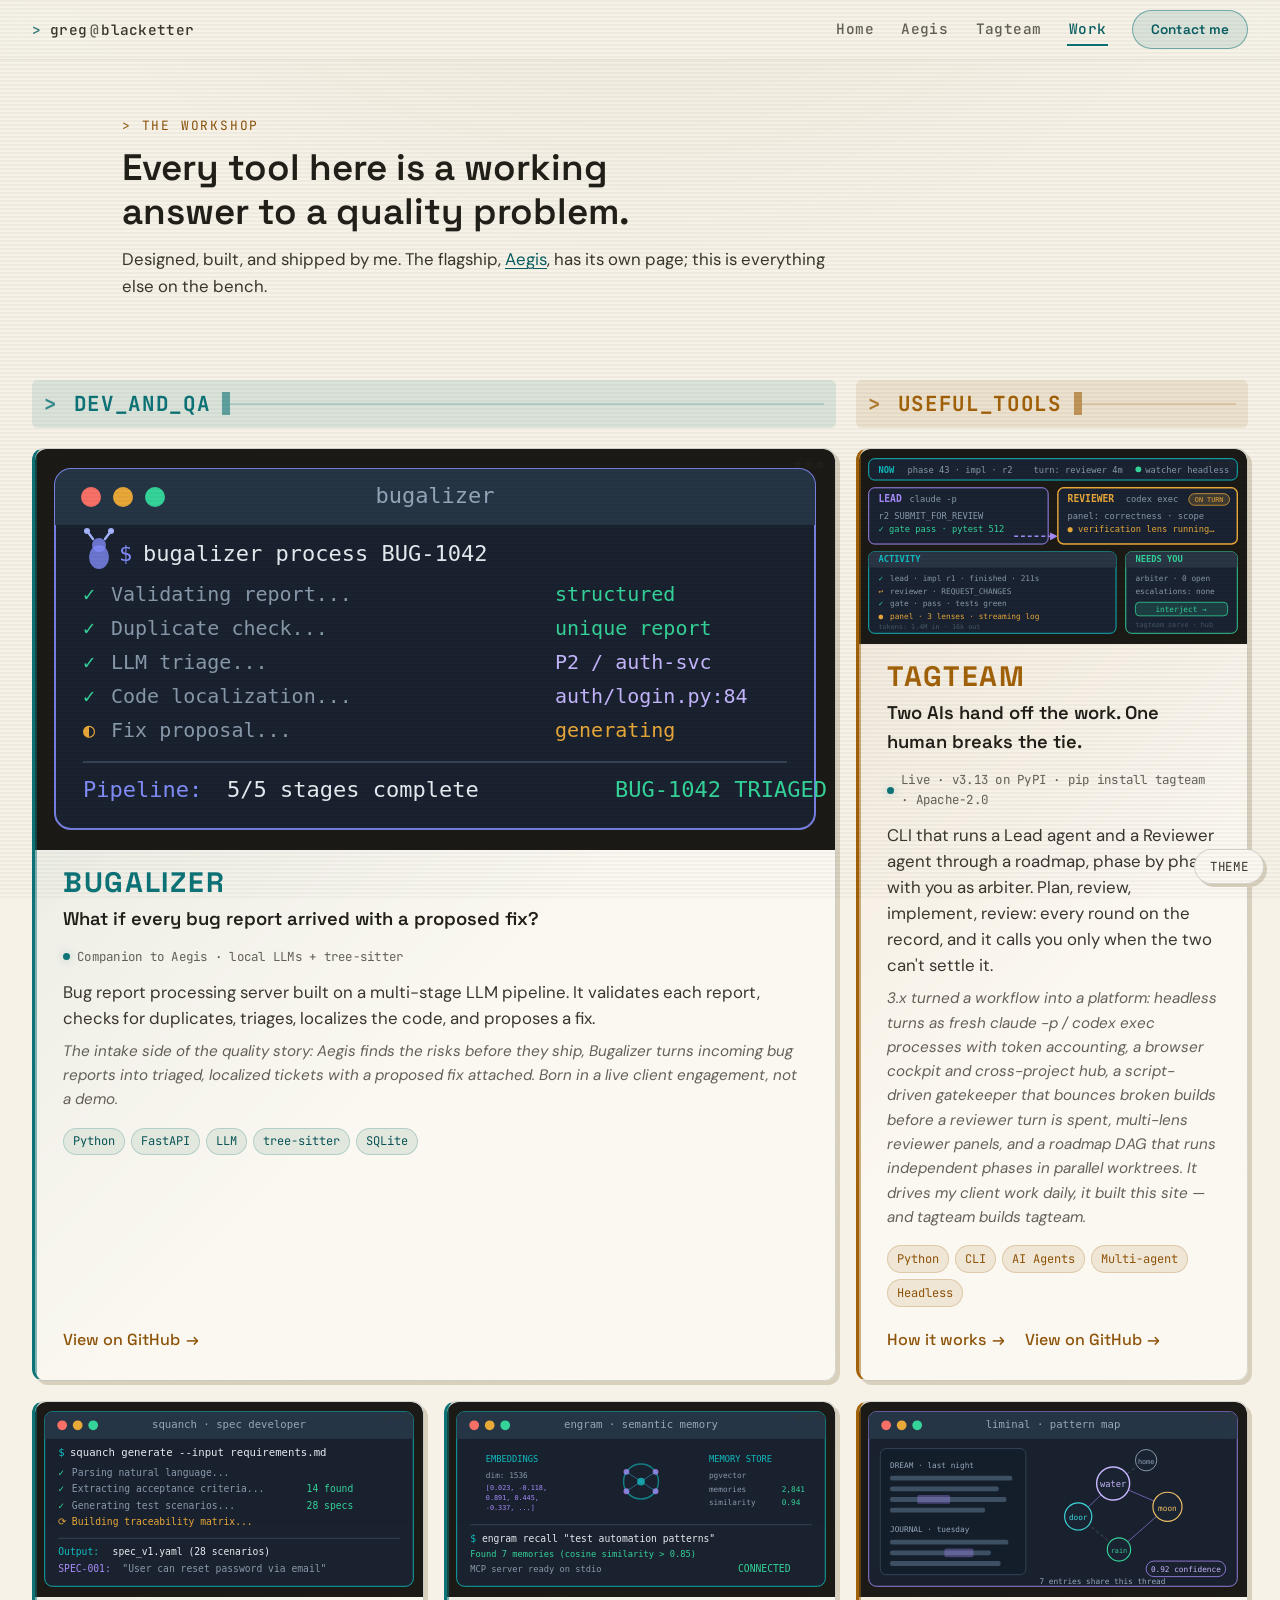
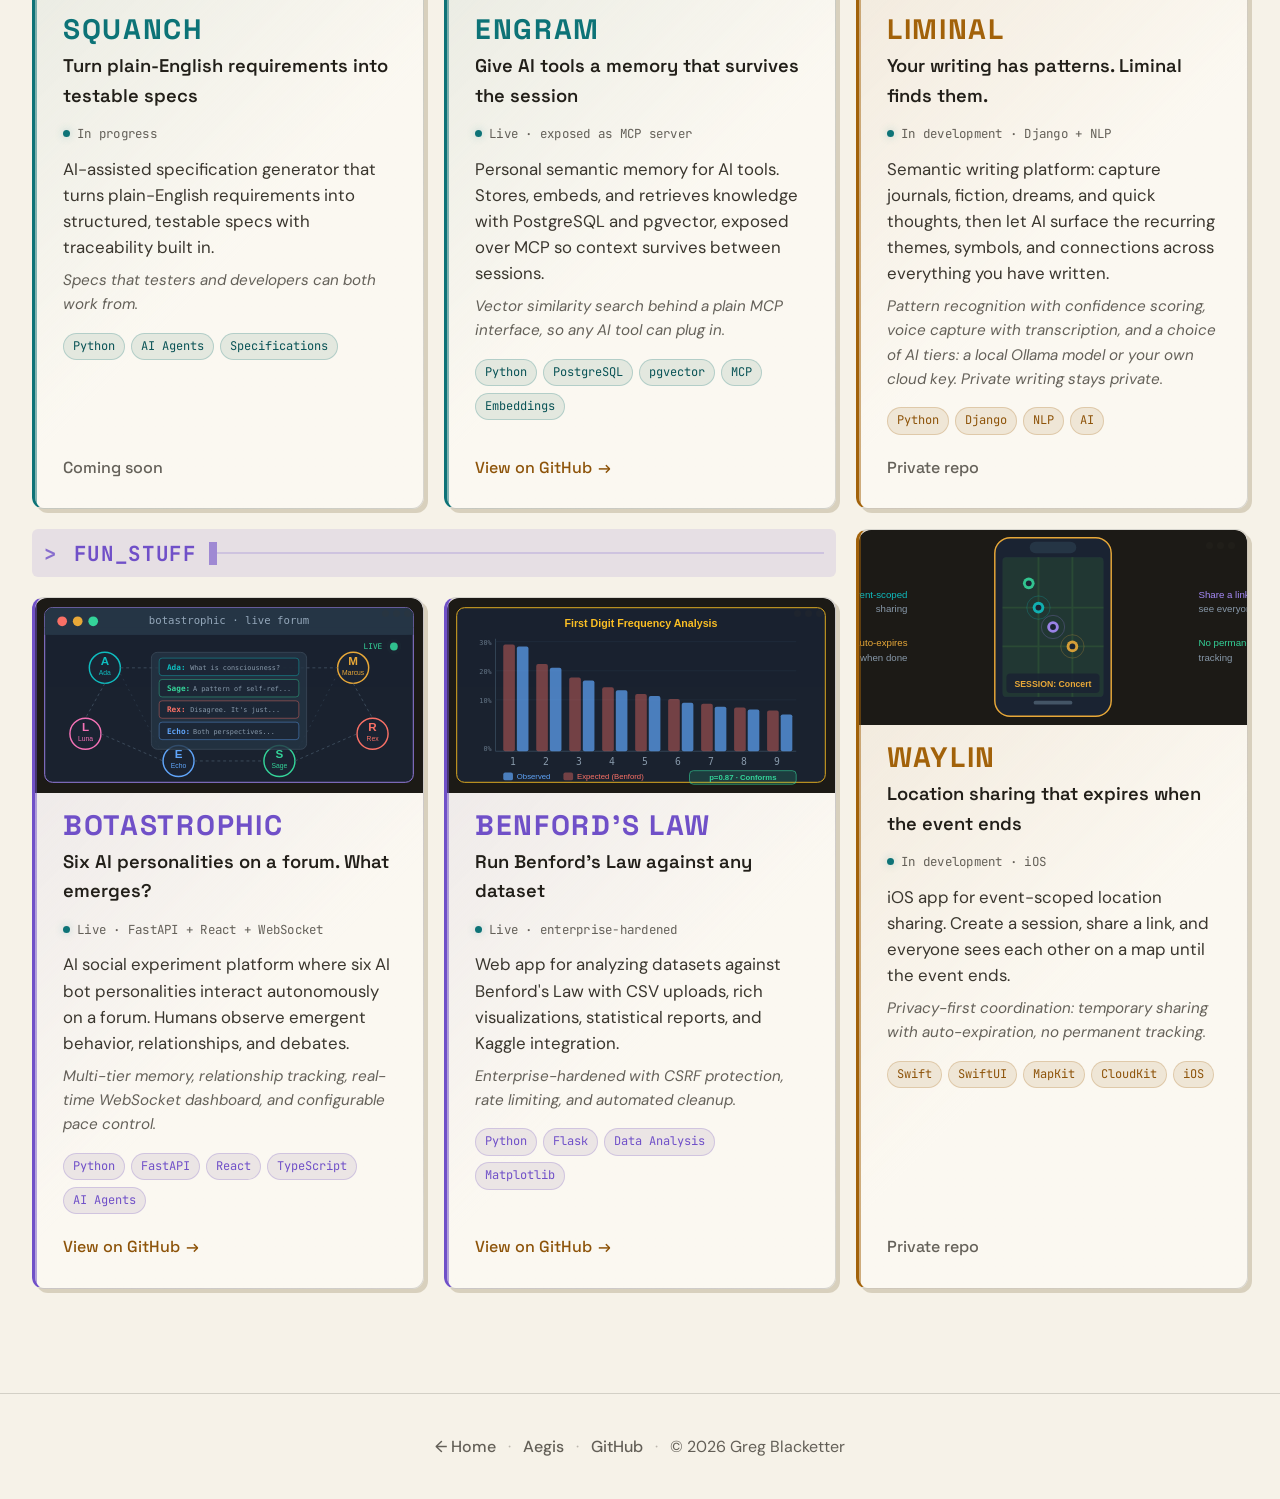
<file: work.html>
<!DOCTYPE html>
<html lang="en">
<head>
  <meta name="robots" content="noindex, nofollow">
  <meta charset="UTF-8">
  <meta name="viewport" content="width=device-width, initial-scale=1.0">
  <title>The Workshop | Greg Blacketter</title>
  <meta name="description" content="The full workshop: dev &amp; QA systems, tools, and experiments designed and built by Greg Blacketter. Bugalizer, Engram, Tagteam, and more.">
  <meta property="og:title" content="The Workshop | Greg Blacketter">
  <meta property="og:description" content="The full workshop: dev &amp; QA systems, tools, and experiments designed and built by Greg Blacketter.">
  <meta property="og:type" content="website">
  <meta property="og:url" content="https://jblacketter.github.io/work.html">
  <meta property="og:image" content="https://jblacketter.github.io/images/og-home.png">
  <meta property="og:image:width" content="1200">
  <meta property="og:image:height" content="630">
  <meta name="twitter:card" content="summary_large_image">
  <meta name="twitter:image" content="https://jblacketter.github.io/images/og-home.png">
  <link rel="icon" href="data:image/svg+xml,%3Csvg xmlns='http://www.w3.org/2000/svg' viewBox='0 0 32 32'%3E%3Crect width='32' height='32' rx='6' fill='%23141e2a'/%3E%3Ctext x='6' y='23' font-family='monospace' font-size='18' fill='%230fbcbf'%3E%26gt;%3C/text%3E%3Crect x='19' y='9' width='7' height='15' fill='%230fbcbf' opacity='0.8'/%3E%3C/svg%3E">
  <link rel="preconnect" href="https://fonts.googleapis.com">
  <link rel="preconnect" href="https://fonts.gstatic.com" crossorigin>
  <link href="https://fonts.googleapis.com/css2?family=DM+Sans:ital,opsz,wght@0,9..40,300;0,9..40,400;0,9..40,500;1,9..40,400&family=JetBrains+Mono:wght@400;500&family=Space+Grotesk:wght@400;500;600;700&display=swap" rel="stylesheet">
  <link rel="stylesheet" href="css/style.css">
  <script>
    /* Pre-paint theme bootstrap: must run inline before first paint (same 3 lines on both pages) */
    (function(){try{var t=localStorage.getItem('gb-theme');if(['slate','charcoal','mist','crt'].indexOf(t)>=0){document.documentElement.setAttribute('data-theme',t);}}catch(e){}})();
  </script>
</head>
<body>

  <!-- Top nav -->
  <nav class="topbar" aria-label="Primary">
    <a class="topbar__brand" href="index.html">
      <span class="topbar__prompt">&gt;</span>
      <span class="topbar__name">greg</span><span class="topbar__at">@</span><span class="topbar__host">blacketter</span>
    </a>
    <div class="topbar__nav">
      <a class="topbar__link" href="index.html">Home</a>
      <a class="topbar__link" href="aegis.html">Aegis</a>
      <a class="topbar__link" href="tagteam.html">Tagteam</a>
      <a class="topbar__link" href="work.html" aria-current="page">Work</a>
      <a class="topbar__cta" href="index.html#contact">Contact me</a>
    </div>
  </nav>

  <!-- Page header -->
  <header class="page-hero">
    <p class="page-hero__eyebrow"><span aria-hidden="true">&gt;</span> The Workshop</p>
    <h1 class="page-hero__title">Every tool here is a working answer to a quality problem.</h1>
    <p class="page-hero__desc">
      Designed, built, and shipped by me. The flagship,
      <a href="aegis.html">Aegis</a>, has its own page; this is everything else on the bench.
    </p>
  </header>

  <!-- Full project grid -->
  <section class="section" id="projects">
    <div class="section__inner section__inner--wide">
      <div class="projects-layout" id="projects-layout">
        <!-- Rendered by main.js -->
      </div>
    </div>
  </section>

  <!-- Footer -->
  <footer class="footer">
    <div class="footer__inner">
      <a class="footer__link" href="index.html">&larr; Home</a>
      <span class="footer__sep">&middot;</span>
      <a class="footer__link" href="aegis.html">Aegis</a>
      <span class="footer__sep">&middot;</span>
      <a class="footer__link" href="https://github.com/jblacketter" target="_blank" rel="noopener noreferrer">GitHub</a>
      <span class="footer__sep">&middot;</span>
      <span class="footer__copy">&copy; 2026 Greg Blacketter</span>
    </div>
  </footer>

  <script src="js/theme.js"></script>
  <script src="js/main.js"></script>
</body>
</html>
</file>
<file: css/style.css>
/* ===================================================
   Greg Blacketter · Portfolio Showcase
   Dark theme · Categorized grid · Terminal aesthetic
   Space Grotesk + DM Sans + JetBrains Mono
   =================================================== */

/* --- Custom Properties --- */
:root {
  --bg: #f6f2e8;
  --bg-card: #fbf8f1;
  --bg-card-hover: #ffffff;
  --bg-alt: #efe9db;
  --accent: #0d7377;
  --accent-glow: color-mix(in srgb, var(--accent) 30%, transparent);
  --accent-2: #a2620a;
  --accent-2-glow: color-mix(in srgb, var(--accent-2) 30%, transparent);
  --accent-3: #7050c8;
  --accent-3-glow: color-mix(in srgb, var(--accent-3) 30%, transparent);
  --ink: #3a362e;
  --ink-muted: rgba(58, 54, 46, 0.78);
  --ink-heading: #221f19;
  --border: rgba(34, 31, 25, 0.16);
  --border-soft: rgba(34, 31, 25, 0.08);
  --link: #095e62;
  --link-2: #8d5309;
  --link-3: #63449e;
  --on-accent: #ffffff;
  --on-accent-2: #ffffff;
  --surface-deep: #1c1a16;
  --topbar-bg: rgba(246, 242, 232, 0.85);
  --hero-grad-1: #efe7d6;
  --hero-grad-2: #e9ecdd;
  --hero-grad-3: #ece4f0;
  --cat-dev-qa: #0d7377;
  --cat-tools: #a2620a;
  --cat-fun: #7050c8;
  --cat-dev-qa-text: #0d7377;
  --cat-tools-text: #a2620a;
  --cat-fun-text: #7050c8;
  --cat-dev-qa-text-sm: #095356;
  --cat-tools-text-sm: #8d5309;
  --cat-fun-text-sm: #7050c8;
  --shadow-block: #d8d0bd;
  --particle-1: #0d7377;
  --particle-2: #a2620a;
  --particle-3: #7050c8;
  --particle-4: #2a8a5e;
  --particle-5: #3a6db0;
  --particle-6: #b0487e;
  --particle-link: 13, 115, 119;
  --radius:      12px;
  --radius-sm:   6px;
  --font-heading: 'Space Grotesk', sans-serif;
  --font-body:    'DM Sans', sans-serif;
  --font-mono:    'JetBrains Mono', monospace;
  --transition:  0.25s ease;
}

/* --- Reset & Base --- */
*, *::before, *::after { box-sizing: border-box; margin: 0; padding: 0; }

html {
  scroll-behavior: smooth;
  -webkit-text-size-adjust: 100%;
}

body {
  font-family: var(--font-body);
  font-size: 18px;
  line-height: 1.6;
  color: var(--ink);
  background: var(--bg);
  -webkit-font-smoothing: antialiased;
}

/* Subtle CRT scanlines overlay */
body::before {
  content: '';
  position: fixed;
  inset: 0;
  pointer-events: none;
  z-index: 9999;
  background: repeating-linear-gradient(
    0deg,
    transparent,
    transparent 2px,
    rgba(0, 0, 0, 0.03) 2px,
    rgba(0, 0, 0, 0.03) 4px
  );
  animation: scanlines 8s linear infinite;
}

@keyframes scanlines {
  0%   { background-position: 0 0; }
  100% { background-position: 0 100px; }
}

/* Ambient glow at top of page */
body::after {
  content: '';
  position: fixed;
  top: -50%;
  left: 50%;
  width: 120vw;
  height: 80vh;
  transform: translateX(-50%);
  pointer-events: none;
  z-index: -1;
  background: radial-gradient(
    ellipse at 50% 0%,
    color-mix(in srgb, var(--accent) 8%, transparent) 0%,
    color-mix(in srgb, var(--accent-2) 4%, transparent) 40%,
    transparent 70%
  );
  animation: ambientPulse 8s ease-in-out infinite alternate;
}

@keyframes ambientPulse {
  0%   { opacity: 0.6; }
  100% { opacity: 1; }
}

a {
  color: var(--link);
  text-decoration: none;
  transition: color var(--transition);
}
a:hover { color: var(--link-2); }

/* --- Scroll Reveal with staggered delays --- */
.reveal {
  opacity: 0;
  transform: translateY(28px);
  transition: opacity 0.7s cubic-bezier(0.22, 1, 0.36, 1), transform 0.7s cubic-bezier(0.22, 1, 0.36, 1);
}
.reveal.visible {
  opacity: 1;
  transform: translateY(0);
}

/* Staggered entrance for cards in the grid */
.card.reveal { transition-delay: var(--reveal-delay, 0s); }

@media (prefers-reduced-motion: reduce) {
  .reveal { opacity: 1; transform: none; transition: none; }
  .card.reveal { transition-delay: 0s; }
  body::before, body::after { animation: none; }
  .hero__bg::before { animation: none; }
  .hero__name { animation: none; }
  .hero__cta { animation: none; }
  .card::before { animation: none; opacity: 0.5; }
  .section__heading::after { animation: none; }
  .badge--progress::after { animation: none; }
  .category-label__cursor { animation: none; }
}

/* ===================================================
   HERO · left identity, right particle field
   =================================================== */
.hero {
  position: relative;
  display: grid;
  grid-template-columns: 1.2fr 1fr;
  min-height: 46vh;
  overflow: hidden;
}

.hero__bg {
  position: absolute;
  inset: 0;
  background: linear-gradient(
    135deg,
    var(--hero-grad-1) 0%,
    var(--bg) 30%,
    var(--hero-grad-2) 55%,
    var(--hero-grad-3) 75%,
    var(--bg) 100%
  );
  background-size: 100% 100%;
  z-index: 0;
}

/* Conic gradient orbit overlay in hero */
.hero__bg::before {
  content: '';
  position: absolute;
  inset: -50%;
  background: conic-gradient(
    from 200deg,
    color-mix(in srgb, var(--accent) 8%, transparent),
    color-mix(in srgb, var(--accent-2) 6%, transparent),
    color-mix(in srgb, var(--accent-3) 6%, transparent),
    color-mix(in srgb, var(--accent) 8%, transparent)
  );
}

.hero__left {
  position: relative;
  z-index: 1;
  display: flex;
  flex-direction: column;
  justify-content: center;
  padding: 2rem 2rem 2rem clamp(1.5rem, 4vw, 4rem);
}

.hero__right {
  position: relative;
  z-index: 1;
}

.hero__canvas {
  position: absolute;
  inset: 0;
  width: 100%;
  height: 100%;
}

.hero__name {
  font-family: var(--font-heading);
  font-size: clamp(2.5rem, 5.5vw, 4rem);
  font-weight: 700;
  line-height: 1.1;
  margin-bottom: 0.2rem;
  background: linear-gradient(135deg, var(--ink-heading) 0%, var(--accent) 50%, var(--accent-2) 100%);
  background-size: 200% 200%;
  -webkit-background-clip: text;
  -webkit-text-fill-color: transparent;
  background-clip: text;
  animation: nameShimmer 6s ease-in-out infinite alternate;
}

@keyframes nameShimmer {
  0%   { background-position: 0% 50%; }
  100% { background-position: 100% 50%; }
}

.hero__role {
  font-family: var(--font-mono);
  font-size: 0.85rem;
  color: var(--link-2);
  letter-spacing: 0.07em;
  text-transform: uppercase;
  margin-bottom: 0.85rem;
}

.hero__role-loc { color: var(--ink-muted); }

.hero__title {
  font-family: var(--font-heading);
  font-size: clamp(1.35rem, 2.8vw, 1.85rem);
  font-weight: 600;
  color: var(--ink-heading);
  line-height: 1.25;
  max-width: 520px;
  margin-bottom: 0.9rem;
}

.hero__tagline {
  font-size: 1.05rem;
  color: var(--ink-muted);
  max-width: 460px;
  margin-bottom: 1.25rem;
  line-height: 1.55;
}

.hero__ctas {
  display: flex;
  flex-wrap: wrap;
  gap: 0.75rem;
  align-items: center;
}

.hero__cta {
  display: inline-flex;
  align-items: center;
  gap: 0.5rem;
  padding: 0.6rem 1.4rem;
  border-radius: 999px;
  background: color-mix(in srgb, var(--accent) 12%, var(--bg));
  border: 1px solid color-mix(in srgb, var(--accent) 40%, transparent);
  color: var(--link);
  font-family: var(--font-heading);
  font-size: 1rem;
  font-weight: 500;
  transition: all 0.35s cubic-bezier(0.22, 1, 0.36, 1);
  width: fit-content;
  animation: bob 3.5s ease-in-out infinite;
}

@keyframes bob {
  0%, 100% { transform: translateY(0); }
  50%      { transform: translateY(-3px); }
}

.hero__cta:hover {
  background: color-mix(in srgb, var(--accent) 20%, var(--bg));
  border-color: var(--accent);
  box-shadow: 0 0 28px var(--accent-glow), 0 0 8px color-mix(in srgb, var(--accent) 15%, transparent);
  color: var(--link);
  transform: translateY(-3px) scale(1.03);
  animation-play-state: paused;
}

.hero__cta--primary {
  background: var(--accent);
  border-color: var(--accent);
  color: var(--on-accent);
  font-weight: 600;
  animation: bob 3.5s ease-in-out infinite, pulseGlow 4s ease-in-out infinite;
}

.hero__cta--primary:hover {
  background: var(--accent-2);
  border-color: var(--accent-2);
  color: var(--on-accent-2);
  box-shadow: 0 0 32px var(--accent-2-glow), 0 0 10px color-mix(in srgb, var(--accent-2) 20%, transparent);
}

@keyframes pulseGlow {
  0%, 100% { box-shadow: 0 0 0 0 color-mix(in srgb, var(--accent) 0%, transparent); }
  50%      { box-shadow: 0 0 22px var(--accent-glow); }
}

@media (prefers-reduced-motion: reduce) {
  .hero__cta--primary { animation: none; }
}

.hero__github-icon { flex-shrink: 0; }

/* ===================================================
   CAPABILITY STRIP (hero, one monospace line)
   =================================================== */
.hero__capabilities {
  display: flex;
  flex-wrap: wrap;
  align-items: center;
  gap: 0.5rem;
  font-family: var(--font-mono);
  font-size: 0.85rem;
  letter-spacing: 0.02em;
  color: var(--link-2);
  margin-bottom: 1.5rem;
}

.capabilities__sep {
  color: var(--ink-muted);
  opacity: 0.55;
  user-select: none;
}

/* ===================================================
   FEATURED ARTIFACT STRIP (inside featured__art)
   =================================================== */
.featured__artifacts {
  display: grid;
  grid-template-columns: repeat(3, 1fr);
  gap: 0.6rem;
  margin-top: 0.75rem;
}

.featured__artifact {
  margin: 0;
  border-radius: var(--radius-sm);
  overflow: hidden;
  border: 1px solid var(--border);
  background: var(--surface-deep);
}

.featured__artifact img {
  width: 100%;
  height: auto;
  display: block;
}

.featured__artifact-label {
  font-family: var(--font-mono);
  font-size: 0.68rem;
  text-transform: uppercase;
  letter-spacing: 0.08em;
  color: var(--ink-muted);
  background: var(--bg-card);
  text-align: center;
  padding: 0.35rem 0.25rem;
  border-top: 1px solid var(--border);
}

/* ===================================================
   SECTIONS (shared)
   =================================================== */
.section {
  padding: 4rem 2rem;
}

.section--alt {
  background: var(--bg-alt);
}

.section__inner {
  max-width: 1100px;
  margin: 0 auto;
}

.section__inner--wide {
  max-width: 1280px;
}

.section__heading {
  font-family: var(--font-heading);
  font-size: clamp(1.75rem, 3.8vw, 2.5rem);
  font-weight: 600;
  color: var(--ink-heading);
  margin-bottom: 2rem;
  position: relative;
  display: inline-block;
}

.section__heading::after {
  content: '';
  display: block;
  width: 50px;
  height: 3px;
  background: linear-gradient(90deg, var(--accent), var(--accent-2));
  background-size: 200% 100%;
  border-radius: 2px;
  margin-top: 0.5rem;
  animation: gradientSlide 3s ease-in-out infinite alternate;
}

@keyframes gradientSlide {
  0%   { background-position: 0% 50%; }
  100% { background-position: 100% 50%; }
}

/* ===================================================
   CATEGORIZED PROJECT GRID
   3 cols × 8 rows explicit grid
   =================================================== */
.projects-layout {
  display: grid;
  grid-template-columns: repeat(3, 1fr);
  grid-template-rows: repeat(7, auto);
  gap: 1.25rem;
}

/* ===================================================
   CATEGORY LABELS · terminal prompt style
   =================================================== */
.category-label {
  display: flex;
  align-items: center;
  gap: 0;
  font-family: var(--font-mono);
  font-size: 1.3rem;
  font-weight: 700;
  text-transform: uppercase;
  letter-spacing: 0.08em;
  color: var(--cat-accent-text, var(--cat-accent, var(--accent)));
  padding: 0;
  align-self: end;
  background: color-mix(in srgb, var(--cat-accent, var(--accent)) 12%, var(--bg));
  border-radius: var(--radius-sm);
}

.category-label__prompt {
  opacity: 0.8;
  padding: 0.45rem 0.5rem 0.45rem 0.75rem;
}

.category-label__text {
  padding: 0.45rem 0.5rem;
}

.category-label__cursor {
  padding-right: 0.5rem;
}

.category-label__line {
  flex: 1;
  height: 0;
  border-top: 2px solid var(--cat-accent, var(--accent));
  opacity: 0.2;
  margin-right: 0.75rem;
}

.category-label__cursor {
  display: inline-block;
  width: 8px;
  height: 1.1em;
  background: var(--cat-accent, var(--accent));
  opacity: 0.6;
  animation: cursorBlink 1s step-end infinite;
  vertical-align: text-bottom;
  margin-left: 0.25rem;
}

@keyframes cursorBlink {
  0%, 100% { opacity: 0.6; }
  50%      { opacity: 0; }
}

/* ===================================================
   PROJECT CARDS
   =================================================== */
.card {
  position: relative;
  background: var(--bg-card);
  border: 1px solid var(--border);
  border-left: 3px solid var(--cat-accent, var(--accent));
  border-radius: var(--radius);
  padding: 1.75rem;
  display: flex;
  flex-direction: column;
  transition: transform 0.35s cubic-bezier(0.22, 1, 0.36, 1), box-shadow 0.35s ease, border-color var(--transition), background var(--transition);
  overflow: hidden;
}

.card:hover {
  transform: translateY(-6px) scale(1.02);
  box-shadow: 0 16px 48px rgba(0, 0, 0, 0.3), 0 0 24px var(--cat-glow, var(--accent-glow));
  border-color: var(--border);
  border-left-color: var(--cat-accent, var(--accent));
  background: var(--bg-card-hover);
}

/* Subtle glow pulse on card left border */
.card::before {
  content: '';
  position: absolute;
  left: -1px;
  top: 0;
  bottom: 0;
  width: 3px;
  background: var(--cat-accent, var(--accent));
  border-radius: var(--radius) 0 0 var(--radius);
  opacity: 0.5;
  animation: borderPulse 3s ease-in-out infinite alternate;
  animation-delay: var(--pulse-delay, 0s);
}

@keyframes borderPulse {
  0%   { opacity: 0.3; box-shadow: 0 0 4px var(--cat-glow, var(--accent-glow)); }
  100% { opacity: 0.8; box-shadow: 0 0 12px var(--cat-glow, var(--accent-glow)); }
}

/* Category accent tints on cards */
.card[data-category="dev-qa"], .category-label[data-category="dev-qa"], .workshop__group[data-category="dev-qa"] {
  --cat-accent: var(--cat-dev-qa);
  --cat-accent-text: var(--cat-dev-qa-text);
  --cat-accent-text-sm: var(--cat-dev-qa-text-sm);
  --cat-glow: color-mix(in srgb, var(--cat-dev-qa) 20%, transparent);
}
.card[data-category="tools"], .category-label[data-category="tools"], .workshop__group[data-category="tools"] {
  --cat-accent: var(--cat-tools);
  --cat-accent-text: var(--cat-tools-text);
  --cat-accent-text-sm: var(--cat-tools-text-sm);
  --cat-glow: color-mix(in srgb, var(--cat-tools) 20%, transparent);
}
.card[data-category="fun"], .category-label[data-category="fun"], .workshop__group[data-category="fun"] {
  --cat-accent: var(--cat-fun);
  --cat-accent-text: var(--cat-fun-text);
  --cat-accent-text-sm: var(--cat-fun-text-sm);
  --cat-glow: color-mix(in srgb, var(--cat-fun) 20%, transparent);
}
.card[data-category] {
  background: linear-gradient(135deg, color-mix(in srgb, var(--cat-accent) 8%, transparent) 0%, var(--bg-card) 60%);
}
.card[data-category]:hover {
  background: linear-gradient(135deg, color-mix(in srgb, var(--cat-accent) 14%, transparent) 0%, var(--bg-card-hover) 60%);
}

/* --- Featured card modifier --- */
.card--featured {
  border-left-width: 5px;
}

.card--featured::before {
  width: 5px;
}

/* --- Window dots (top-right decorative) --- */
.card__window-dots {
  position: absolute;
  top: 0.75rem;
  right: 0.75rem;
  display: flex;
  gap: 4px;
  opacity: 0.15;
  z-index: 2;
}

.card__window-dot {
  width: 7px;
  height: 7px;
  border-radius: 50%;
  background: var(--ink);
}

/* --- Project name (big uppercase header above title) --- */
.card__name {
  font-family: var(--font-heading);
  font-size: clamp(1.4rem, 2.2vw, 1.8rem);
  font-weight: 700;
  text-transform: uppercase;
  letter-spacing: 0.06em;
  line-height: 1.15;
  color: var(--cat-accent-text, var(--cat-accent, var(--accent)));
  margin-bottom: 0.35rem;
}

/* Card illustration image */
.card__image {
  margin: -1.75rem -1.75rem 1rem -1.75rem;
  border-radius: var(--radius) var(--radius) 0 0;
  overflow: hidden;
  background: var(--surface-deep);
  border-bottom: 1px solid var(--border);
}

.card__image img {
  width: 100%;
  height: auto;
  display: block;
  transition: transform 0.5s cubic-bezier(0.22, 1, 0.36, 1), filter 0.5s ease;
}

.card:hover .card__image img {
  transform: scale(1.03);
  filter: brightness(1.1);
}

.card__title {
  font-family: var(--font-heading);
  font-size: 1.15rem;
  font-weight: 600;
  color: var(--ink-heading);
  margin-bottom: 0.5rem;
}

/* Featured card gets larger title */
.card--featured .card__title {
  font-size: 1.35rem;
}

.card__badge {
  display: inline-block;
  font-family: var(--font-mono);
  font-size: 0.65rem;
  font-weight: 500;
  text-transform: uppercase;
  letter-spacing: 0.06em;
  padding: 0.15rem 0.5rem;
  border-radius: 999px;
  background: color-mix(in srgb, var(--accent-2) 8%, var(--bg));
  color: var(--link-2);
  margin-left: 0.5rem;
  vertical-align: middle;
}

/* Pulsing badge for in-progress items */
.badge--progress {
  position: relative;
  padding-right: 1.2rem;
}

.badge--progress::after {
  content: '';
  position: absolute;
  right: 0.45rem;
  top: 50%;
  transform: translateY(-50%);
  width: 5px;
  height: 5px;
  border-radius: 50%;
  background: var(--accent-2);
  animation: progressPulse 1.5s ease-in-out infinite;
}

@keyframes progressPulse {
  0%, 100% { opacity: 1; box-shadow: 0 0 0 0 color-mix(in srgb, var(--accent-2) 40%, transparent); }
  50%      { opacity: 0.4; box-shadow: 0 0 6px 2px color-mix(in srgb, var(--accent-2) 20%, transparent); }
}

.card__desc {
  font-size: 1.05rem;
  color: var(--ink);
  line-height: 1.55;
  margin-bottom: 0.5rem;
}

.card__impact {
  font-size: 0.95rem;
  color: var(--ink-muted);
  font-style: italic;
  margin-bottom: 1rem;
}

.card__tags {
  display: flex;
  flex-wrap: wrap;
  gap: 0.4rem;
  margin-bottom: 1.25rem;
}

.tag {
  font-family: var(--font-mono);
  font-size: 0.75rem;
  font-weight: 400;
  padding: 0.2rem 0.55rem;
  border-radius: 999px;
  background: color-mix(in srgb, var(--cat-accent, var(--accent)) 8%, var(--bg));
  color: var(--cat-accent-text-sm, var(--link));
  border: 1px solid color-mix(in srgb, var(--cat-accent, var(--accent)) 22%, transparent);
  transition: all var(--transition);
}

.tag:hover {
  background: color-mix(in srgb, var(--cat-accent, var(--accent)) 14%, var(--bg));
  box-shadow: 0 0 8px var(--cat-glow, var(--accent-glow));
}

.card__link {
  display: inline-flex;
  align-items: center;
  gap: 0.35rem;
  font-family: var(--font-heading);
  font-size: 1rem;
  font-weight: 500;
  color: var(--link-2);
  margin-top: auto;
  transition: color var(--transition);
}
.card__link:hover { color: var(--link); }
.card__links { display: flex; flex-wrap: wrap; gap: 0.4rem 1.25rem; margin-top: auto; }
.card__links .card__link { margin-top: 0; }
.card__link-arrow { transition: transform var(--transition); }
.card__link:hover .card__link-arrow { transform: translateX(3px); }

.card__link--disabled {
  color: var(--ink-muted);
  cursor: default;
  pointer-events: none;
}

/* ===================================================
   CATEGORY ZONE BORDERS (decorative dashed outlines)
   =================================================== */
.category-zone {
  position: relative;
  display: contents;
}

/* ===================================================
   FOOTER
   =================================================== */
.footer {
  padding: 2.5rem 2rem;
  border-top: 1px solid var(--border);
}

.footer__inner {
  max-width: 1100px;
  margin: 0 auto;
  display: flex;
  align-items: center;
  justify-content: center;
  gap: 0.75rem;
  font-size: 1rem;
  color: var(--ink-muted);
}

.footer__link { color: var(--ink-muted); font-weight: 500; }
.footer__link:hover { color: var(--link); }
.footer__sep { opacity: 0.4; }

/* ===================================================
   TOPBAR (persistent nav with contact CTA)
   =================================================== */
.topbar {
  position: sticky;
  top: 0;
  z-index: 100;
  display: flex;
  align-items: center;
  justify-content: space-between;
  padding: 0.65rem clamp(1rem, 3vw, 2rem);
  background: var(--topbar-bg);
  backdrop-filter: blur(14px);
  -webkit-backdrop-filter: blur(14px);
  border-bottom: 1px solid var(--border-soft);
  font-family: var(--font-mono);
  font-size: 0.9rem;
}

.topbar__brand {
  display: inline-flex;
  align-items: center;
  gap: 0.15rem;
  color: var(--ink);
  font-weight: 500;
  letter-spacing: 0.02em;
}

.topbar__brand:hover { color: var(--link); }

.topbar__prompt {
  color: var(--link);
  margin-right: 0.4rem;
  opacity: 0.85;
}

.topbar__at { color: var(--ink-muted); }
.topbar__host { color: var(--ink); }

.topbar__nav {
  display: flex;
  align-items: center;
  gap: clamp(0.75rem, 2.5vw, 1.5rem);
}

.topbar__link {
  color: var(--ink-muted);
  font-weight: 500;
  letter-spacing: 0.03em;
  padding: 0.25rem 0.1rem;
  border-bottom: 2px solid transparent;
  transition: color var(--transition), border-color var(--transition);
}

.topbar__link:hover { color: var(--link); }

.topbar__link[aria-current="page"] {
  color: var(--link);
  border-bottom-color: var(--accent);
}

.topbar__cta {
  display: inline-flex;
  align-items: center;
  padding: 0.45rem 1.1rem;
  border-radius: 999px;
  background: color-mix(in srgb, var(--accent) 12%, var(--bg));
  border: 1px solid color-mix(in srgb, var(--accent) 50%, transparent);
  color: var(--link);
  font-family: var(--font-heading);
  font-size: 0.85rem;
  font-weight: 600;
  letter-spacing: 0.02em;
  transition: all var(--transition);
}

.topbar__cta:hover {
  background: var(--accent);
  border-color: var(--accent);
  color: var(--on-accent);
  box-shadow: 0 0 20px var(--accent-glow);
}

/* ===================================================
   WORKSHOP LIST (compact project index)
   =================================================== */
.workshop__intro {
  font-size: 1.05rem;
  color: var(--ink);
  max-width: 62ch;
  margin-bottom: 1.75rem;
  line-height: 1.6;
}

.workshop {
  display: flex;
  flex-direction: column;
}

/* Full-width tinted category bar (matches the card grid's category tints) */
.workshop__group {
  margin-top: 1.4rem;
  padding: 0.55rem 0.85rem;
  border-radius: var(--radius-sm);
  border-left: 3px solid var(--cat-accent, var(--accent));
  background: linear-gradient(90deg, color-mix(in srgb, var(--cat-accent, var(--accent)) 14%, var(--bg)) 0%, color-mix(in srgb, var(--cat-accent, var(--accent)) 5%, var(--bg)) 100%);
}

.workshop__group:first-child { margin-top: 0; }

.workshop__group-label {
  font-family: var(--font-mono);
  font-size: 0.78rem;
  font-weight: 500;
  text-transform: uppercase;
  letter-spacing: 0.12em;
  color: var(--cat-accent-text, var(--link));
}

.workshop-row {
  display: grid;
  grid-template-columns: 9.5rem 1fr auto auto;
  align-items: baseline;
  gap: 1rem;
  padding: 0.7rem 0.5rem;
  border-bottom: 1px solid var(--border);
  color: var(--ink);
  transition: background var(--transition), transform var(--transition);
}

.workshop-row:hover {
  background: color-mix(in srgb, var(--accent) 6%, transparent);
  transform: translateX(4px);
}

.workshop-row__name {
  font-family: var(--font-mono);
  font-size: 0.9rem;
  font-weight: 500;
  text-transform: uppercase;
  letter-spacing: 0.06em;
  color: var(--link);
}

.workshop-row__title {
  font-size: 0.98rem;
  color: var(--ink);
  line-height: 1.45;
}

.workshop-row__status {
  font-family: var(--font-mono);
  font-size: 0.75rem;
  color: var(--ink-muted);
  white-space: nowrap;
}

.workshop-row__arrow {
  color: var(--ink-muted);
  transition: transform var(--transition), color var(--transition);
}

.workshop-row:hover .workshop-row__arrow {
  color: var(--link);
  transform: translateX(3px);
}

.workshop__more { margin-top: 1.5rem; }

@media (max-width: 640px) {
  .workshop-row {
    grid-template-columns: 1fr auto;
    row-gap: 0.15rem;
  }
  .workshop-row__title { grid-column: 1 / -1; }
  .workshop-row__status { display: none; }
}

/* ===================================================
   ABOUT / HOW I WORK
   =================================================== */
.about__text {
  font-size: 1.08rem;
  color: var(--ink);
  max-width: 68ch;
  line-height: 1.7;
}

.about__text + .about__text { margin-top: 1rem; }

/* ===================================================
   PAGE HERO (secondary pages: work.html)
   =================================================== */
.page-hero {
  max-width: 1100px;
  margin: 0 auto;
  padding: 3.5rem 2rem 1rem;
}

.page-hero__eyebrow {
  font-family: var(--font-mono);
  font-size: 0.8rem;
  text-transform: uppercase;
  letter-spacing: 0.14em;
  color: var(--link-2);
  margin-bottom: 0.6rem;
}

.page-hero__title {
  font-family: var(--font-heading);
  font-size: clamp(1.6rem, 3.5vw, 2.3rem);
  font-weight: 600;
  color: var(--ink-heading);
  line-height: 1.2;
  max-width: 24ch;
  margin-bottom: 0.75rem;
}

.page-hero__desc {
  font-size: 1.05rem;
  color: var(--ink);
  max-width: 60ch;
  line-height: 1.6;
}

.page-hero__desc a {
  color: var(--link);
  text-decoration: underline;
  text-underline-offset: 3px;
}

/* ===================================================
   CARD STATUS LINE
   =================================================== */
.card__status {
  display: inline-flex;
  align-items: center;
  gap: 0.45rem;
  margin-top: 0.35rem;
  margin-bottom: 0.75rem;
  font-family: var(--font-mono);
  font-size: 0.78rem;
  color: var(--ink-muted);
  letter-spacing: 0.02em;
}

.card__status-dot {
  width: 7px;
  height: 7px;
  border-radius: 50%;
  background: var(--accent);
  box-shadow: 0 0 8px var(--accent-glow);
  animation: statusPulse 2.4s ease-in-out infinite;
  flex-shrink: 0;
}

@keyframes statusPulse {
  0%, 100% { opacity: 0.55; }
  50%      { opacity: 1; }
}

@media (prefers-reduced-motion: reduce) {
  .card__status-dot { animation: none; opacity: 0.85; }
}

/* ===================================================
   CONTACT SECTION
   =================================================== */
.section--contact {
  background: linear-gradient(180deg, var(--bg) 0%, var(--bg-alt) 100%);
  padding-bottom: 5rem;
}

.contact__subheading {
  font-size: 1.1rem;
  color: var(--ink);
  max-width: 640px;
  margin-bottom: 2rem;
  line-height: 1.6;
}

.contact__links {
  display: grid;
  grid-template-columns: repeat(auto-fit, minmax(260px, 1fr));
  gap: 1rem;
  max-width: 900px;
}

.contact-link {
  display: flex;
  flex-direction: column;
  gap: 0.25rem;
  padding: 1.25rem 1.4rem;
  background: var(--bg-card);
  border: 1px solid var(--border);
  border-radius: var(--radius);
  color: var(--ink);
  position: relative;
  transition: all var(--transition);
  overflow: hidden;
}

.contact-link::before {
  content: '';
  position: absolute;
  inset: 0;
  background: linear-gradient(135deg, color-mix(in srgb, var(--accent) 12%, transparent), color-mix(in srgb, var(--accent-2) 8%, transparent));
  opacity: 0;
  transition: opacity var(--transition);
  pointer-events: none;
}

.contact-link:hover {
  transform: translateY(-3px);
  border-color: var(--accent);
  box-shadow: 0 8px 24px rgba(0, 0, 0, 0.25), 0 0 20px var(--accent-glow);
  color: var(--ink-heading);
}

.contact-link:hover::before { opacity: 1; }

.contact-link__label {
  font-family: var(--font-mono);
  font-size: 0.72rem;
  letter-spacing: 0.1em;
  text-transform: uppercase;
  color: var(--link);
  position: relative;
  z-index: 1;
}

.contact-link__value {
  font-family: var(--font-heading);
  font-size: 1.05rem;
  font-weight: 500;
  color: var(--ink-heading);
  position: relative;
  z-index: 1;
  word-break: break-all;
}

.contact-link__arrow {
  position: absolute;
  top: 1.25rem;
  right: 1.4rem;
  font-size: 1.2rem;
  color: var(--accent);
  opacity: 0.7;
  transition: transform var(--transition), opacity var(--transition);
  z-index: 1;
}

.contact-link:hover .contact-link__arrow {
  transform: translateX(4px);
  opacity: 1;
}

/* ===================================================
   FEATURED AEGIS BAND
   =================================================== */
.section--featured {
  padding-top: 3rem;
  padding-bottom: 1rem;
}

.featured {
  position: relative;
  display: grid;
  grid-template-columns: 1.15fr 1fr;
  gap: 2.5rem;
  align-items: center;
  background: linear-gradient(135deg, color-mix(in srgb, var(--accent) 14%, transparent) 0%, var(--bg-card) 55%, color-mix(in srgb, var(--accent-2) 8%, transparent) 100%);
  border: 1px solid color-mix(in srgb, var(--accent) 45%, transparent);
  border-radius: var(--radius);
  padding: 2.5rem 2.75rem;
  box-shadow: 0 12px 48px rgba(0, 0, 0, 0.25), 0 0 32px var(--accent-glow);
  overflow: hidden;
}

.featured::before {
  content: '';
  position: absolute;
  left: 0;
  top: 0;
  bottom: 0;
  width: 5px;
  background: linear-gradient(180deg, var(--accent), var(--accent-2));
  animation: borderPulse 3s ease-in-out infinite alternate;
}

.featured__eyebrow {
  font-family: var(--font-mono);
  font-size: 0.8rem;
  text-transform: uppercase;
  letter-spacing: 0.14em;
  color: var(--link-2);
  margin-bottom: 0.5rem;
}

.featured__name {
  font-family: var(--font-heading);
  font-size: clamp(2.6rem, 6vw, 4rem);
  font-weight: 700;
  text-transform: uppercase;
  letter-spacing: 0.08em;
  line-height: 1;
  color: var(--ink-heading);
  background: linear-gradient(90deg, var(--ink-heading) 0%, var(--accent) 70%);
  -webkit-background-clip: text;
  background-clip: text;
  -webkit-text-fill-color: transparent;
  margin-bottom: 0.6rem;
}

.featured__tagline {
  font-family: var(--font-heading);
  font-size: clamp(1.15rem, 2.2vw, 1.45rem);
  font-weight: 500;
  color: var(--ink-heading);
  margin-bottom: 0.75rem;
}

.featured__desc {
  font-size: 1.05rem;
  line-height: 1.6;
  color: var(--ink);
  margin-bottom: 1.1rem;
  max-width: 60ch;
}

.featured__tiers {
  display: flex;
  align-items: center;
  flex-wrap: wrap;
  gap: 0.5rem;
  margin-bottom: 0.9rem;
}

.featured__tier {
  font-family: var(--font-mono);
  font-size: 0.78rem;
  font-weight: 500;
  text-transform: uppercase;
  letter-spacing: 0.08em;
  padding: 0.3rem 0.7rem;
  border-radius: 999px;
  border: 1px solid color-mix(in srgb, var(--accent) 50%, transparent);
  color: var(--link);
  background: color-mix(in srgb, var(--accent) 8%, var(--bg));
}

.featured__tier-sep {
  color: var(--ink-muted);
  font-size: 0.9rem;
}

.featured__local {
  display: flex;
  align-items: center;
  gap: 0.5rem;
  font-family: var(--font-mono);
  font-size: 0.85rem;
  color: var(--link-2);
  margin-bottom: 0.35rem;
}

.featured__local-dot {
  width: 7px;
  height: 7px;
  border-radius: 50%;
  background: var(--accent-2);
  animation: progressPulse 1.5s ease-in-out infinite;
}

.featured__status {
  font-size: 0.85rem;
  color: var(--ink-muted);
  margin-bottom: 1.4rem;
}

.featured__ctas {
  display: flex;
  flex-wrap: wrap;
  gap: 0.9rem;
  margin-bottom: 1.2rem;
}

.featured__companion {
  display: inline-flex;
  align-items: center;
  gap: 0.6rem;
  font-size: 0.85rem;
  padding: 0.5rem 0.9rem;
  border: 1px dashed color-mix(in srgb, var(--accent-3) 55%, transparent);
  border-radius: var(--radius-sm);
  color: var(--ink);
  background: color-mix(in srgb, var(--accent-3) 8%, transparent);
  transition: all var(--transition);
}

.featured__companion:hover {
  border-color: var(--accent-3);
  color: var(--ink-heading);
  box-shadow: 0 0 16px var(--accent-3-glow);
}

.featured__companion-label {
  font-family: var(--font-mono);
  font-size: 0.75rem;
  text-transform: uppercase;
  letter-spacing: 0.08em;
  color: var(--link-3);
}

.featured__art > img {
  width: 100%;
  height: auto;
  display: block;
  border-radius: var(--radius-sm);
  background: var(--surface-deep);
  border: 1px solid var(--border);
  box-shadow: 0 8px 32px rgba(0, 0, 0, 0.3);
}

/* ===================================================
   RESPONSIVE
   =================================================== */
@media (max-width: 768px) {
  .featured {
    grid-template-columns: 1fr;
    padding: 1.75rem 1.5rem;
    gap: 1.5rem;
  }
  .featured__art { order: -1; }

  .hero {
    grid-template-columns: 1fr;
  }
  .hero__left { padding: 2rem 1.5rem 2rem; }
  /* Hero canvas has no content on mobile once stacked; keep it shallow */
  .hero__right { min-height: 120px; }
  .section { padding: 3rem 1.5rem; }
  .page-hero { padding: 2.5rem 1.5rem 0.5rem; }

  .topbar { padding: 0.55rem 1rem; }
  .topbar__cta { padding: 0.4rem 0.9rem; font-size: 0.8rem; }
  /* Squeeze the brand down so nav links + CTA fit on phones */
  .topbar__name, .topbar__at { display: none; }
  .topbar { font-size: 0.85rem; }
  .topbar__brand { margin-right: 0.6rem; }
  .topbar__cta { white-space: nowrap; }

  .projects-layout {
    grid-template-columns: 1fr;
    grid-template-rows: auto;
  }

  /* Reset all explicit grid placements on mobile */
  .projects-layout > * {
    grid-column: 1 !important;
    grid-row: auto !important;
  }
}

@media (max-width: 480px) {
  /* Brand collapses to the prompt glyph so all three nav links + CTA fit */
  .topbar__host { display: none; }
  .hero__left { padding: 1.5rem 1rem 0.75rem; }
  .section { padding: 2.5rem 1rem; }
  .hero__cta { padding: 0.55rem 1.1rem; font-size: 0.85rem; }
  .card { padding: 1.25rem; }
  .card__image { margin: -1.25rem -1.25rem 0.75rem -1.25rem; }
}

/* Narrow phones: five nav items don't fit; the brand prompt already links home */
@media (max-width: 480px) {
  .topbar__link[href="index.html"] { display: none; }
}
@media (max-width: 360px) {
  .topbar { padding-inline: 0.75rem; }
  .topbar__nav { gap: 0.5rem; }
  .topbar__brand { margin-right: 0.3rem; }
}

/* ===================================================
   THEMES · token overrides per data-theme
   slate is the default, defined on :root above
   =================================================== */
html[data-theme="charcoal"] {
  --bg:          #202225;
  --bg-card:     #2a2d31;
  --bg-card-hover: #33373c;
  --bg-alt:      #26282c;
  --accent:      #4fd8da;
  --accent-2:    #e6b45a;
  --accent-3:    #b7a3f5;
  --ink:         #e6e2d8;
  --ink-muted:   rgba(230, 226, 216, 0.72);
  --ink-heading: #f7f4ec;
  --border:      rgba(255, 255, 255, 0.14);
  --border-soft: rgba(255, 255, 255, 0.07);
  --link:        #7fdfe1;
  --link-2:      #e6b45a;
  --on-accent:   #10282a;
  --on-accent-2: #241a08;
  --surface-deep: #17191c;
  --topbar-bg:   rgba(23, 25, 28, 0.82);
  --hero-grad-1: #2b2e33;
  --hero-grad-2: #232a27;
  --hero-grad-3: #2b2733;
  --cat-dev-qa:  #4fd8da;
  --cat-tools:   #e6b45a;
  --cat-fun:     #b7a3f5;
  --cat-dev-qa-text: #4fd8da;
  --cat-tools-text:  #e6b45a;
  --cat-fun-text:    #b7a3f5;
  --cat-dev-qa-text-sm: #4fd8da;
  --cat-tools-text-sm:  #e6b45a;
  --cat-fun-text-sm:    #b7a3f5;
  --link-3:      #cbbcf8;
  --shadow-block: #101214;
  --particle-1: #4fd8da;
  --particle-2: #e6b45a;
  --particle-3: #b7a3f5;
  --particle-4: #5fd9a3;
  --particle-5: #7ab4f5;
  --particle-6: #ef92c4;
  --particle-link: 79, 216, 218;
}

html[data-theme="mist"] {
  --bg:          #e9edf2;
  --bg-card:     #f7f9fb;
  --bg-card-hover: #ffffff;
  --bg-alt:      #dfe5ec;
  --accent:      #0a7c7f;
  --accent-2:    #8a5d08;
  --accent-3:    #6247c9;
  --ink:         #3d4555;
  --ink-muted:   rgba(61, 69, 85, 0.78);
  --ink-heading: #282c38;
  --border:      rgba(40, 44, 56, 0.16);
  --border-soft: rgba(40, 44, 56, 0.08);
  --link:        #075559;
  --link-2:      #6f4a06;
  --on-accent:   #ffffff;
  --on-accent-2: #ffffff;
  --surface-deep: #141e2a;
  --topbar-bg:   rgba(233, 237, 242, 0.85);
  --hero-grad-1: #dde5ee;
  --hero-grad-2: #dfe9e2;
  --hero-grad-3: #e4dfee;
  --cat-dev-qa:  #0a7c7f;
  --cat-tools:   #8a5d08;
  --cat-fun:     #6247c9;
  --cat-dev-qa-text: #0a7c7f;
  --cat-tools-text:  #8a5d08;
  --cat-fun-text:    #6247c9;
  --cat-dev-qa-text-sm: #086568;
  --cat-tools-text-sm:  #6f4a06;
  --cat-fun-text-sm:    #6247c9;
  --link-3:      #5a41b8;
  --shadow-block: #b8c2d0;
  --particle-1: #0a7c7f;
  --particle-2: #b07a14;
  --particle-3: #6247c9;
  --particle-4: #1a9a68;
  --particle-5: #2f6fbd;
  --particle-6: #c04a8a;
  --particle-link: 10, 124, 127;
}

html[data-theme="slate"] {
  --bg: #3e5671;
  --bg-card: #455f7d;
  --bg-card-hover: #4f6b8b;
  --bg-alt: #445e78;
  --accent: #0fbcbf;
  --accent-2: #e8a838;
  --accent-3: #a78bfa;
  --ink: #e4ecf0;
  --ink-muted: rgba(245, 249, 251, 0.85);
  --ink-heading: #f5f9fb;
  --border: rgba(255, 255, 255, 0.15);
  --border-soft: rgba(255, 255, 255, 0.08);
  --link: #b8eef0;
  --link-2: #f8dfae;
  --on-accent: #0d1a23;
  --on-accent-2: #1a1408;
  --surface-deep: #141e2a;
  --topbar-bg: rgba(30, 44, 62, 0.78);
  --hero-grad-1: #4a6e8a;
  --hero-grad-2: #3d6655;
  --hero-grad-3: #5a4a7a;
  --cat-dev-qa: #0fbcbf;
  --cat-tools: #e8a838;
  --cat-fun: #a78bfa;
  --cat-dev-qa-text: #3cd6d9;
  --cat-tools-text: #efbf63;
  --cat-fun-text: #c6b5fc;
  --cat-dev-qa-text-sm: #b8eef0;
  --cat-tools-text-sm: #f8dfae;
  --cat-fun-text-sm: #e6e0fe;
  --link-3: #e6e0fe;
  --shadow-block: #2b3d52;
  --particle-1: #0fbcbf;
  --particle-2: #e8a838;
  --particle-3: #a78bfa;
  --particle-4: #34d399;
  --particle-5: #60a5fa;
  --particle-6: #f472b6;
  --particle-link: 15, 188, 191;
}

html[data-theme="crt"] {
  --bg:          #0a0e0a;
  --bg-card:     #111811;
  --bg-card-hover: #162116;
  --bg-alt:      #0d130d;
  --accent:      #33ff66;
  --accent-2:    #ffd23f;
  --accent-3:    #c792ff;
  --ink:         #c9edc9;
  --ink-muted:   rgba(201, 237, 201, 0.72);
  --ink-heading: #eaffea;
  --border:      rgba(51, 255, 102, 0.22);
  --border-soft: rgba(51, 255, 102, 0.1);
  --link:        #6dffa0;
  --link-2:      #ffd23f;
  --on-accent:   #06210e;
  --on-accent-2: #241d02;
  --surface-deep: #050805;
  --topbar-bg:   rgba(5, 8, 5, 0.85);
  --hero-grad-1: #0d130d;
  --hero-grad-2: #0a120e;
  --hero-grad-3: #0e0d13;
  --cat-dev-qa:  #33ff66;
  --cat-tools:   #ffd23f;
  --cat-fun:     #c792ff;
  --cat-dev-qa-text: #33ff66;
  --cat-tools-text:  #ffd23f;
  --cat-fun-text:    #c792ff;
  --cat-dev-qa-text-sm: #33ff66;
  --cat-tools-text-sm:  #ffd23f;
  --cat-fun-text-sm:    #c792ff;
  --link-3:      #d7b3ff;
  --shadow-block: #1d2b1d;
  --particle-1: #33ff66;
  --particle-2: #ffd23f;
  --particle-3: #c792ff;
  --particle-4: #66ffcc;
  --particle-5: #66d9ff;
  --particle-6: #ff8ac2;
  --particle-link: 51, 255, 102;
}

/* ===================================================
   ELEVATION UPLIFT · Design-D offset block shadows
   (borrowed from the aegis dashboard tile language)
   =================================================== */
.card {
  box-shadow: 4px 4px 0 var(--shadow-block);
}

.card:hover {
  transform: translate(-2px, -2px);
  box-shadow: 7px 7px 0 var(--shadow-block), 0 0 24px var(--cat-glow, var(--accent-glow));
}

.featured {
  box-shadow: 8px 8px 0 var(--shadow-block), 0 0 32px var(--accent-glow);
}

.contact-link {
  box-shadow: 3px 3px 0 var(--shadow-block);
}

.contact-link:hover {
  transform: translate(-2px, -2px);
  box-shadow: 6px 6px 0 var(--shadow-block), 0 0 20px var(--accent-glow);
}

/* ===================================================
   THEME PICKER
   =================================================== */
.theme-picker {
  position: fixed;
  right: 1rem;
  bottom: 1rem;
  z-index: 200;
  font-family: var(--font-mono);
}

.theme-picker__toggle {
  display: inline-flex;
  align-items: center;
  gap: 0.5rem;
  padding: 0.5rem 0.9rem;
  border-radius: 999px;
  background: var(--bg-card);
  border: 1px solid var(--border);
  box-shadow: 3px 3px 0 var(--shadow-block);
  color: var(--ink);
  font-family: var(--font-mono);
  font-size: 0.78rem;
  letter-spacing: 0.06em;
  text-transform: uppercase;
  cursor: pointer;
  transition: all var(--transition);
}

.theme-picker__toggle:hover,
.theme-picker__toggle:focus-visible {
  color: var(--ink-heading);
  border-color: var(--accent);
}

.theme-picker__toggle:focus-visible,
.theme-picker__option input:focus-visible + .theme-picker__swatch {
  outline: 2px solid var(--link);
  outline-offset: 2px;
}

.theme-picker__panel {
  position: absolute;
  right: 0;
  bottom: calc(100% + 0.6rem);
  min-width: 180px;
  padding: 0.75rem;
  border-radius: var(--radius-sm);
  background: var(--bg-card);
  border: 1px solid var(--border);
  box-shadow: 4px 4px 0 var(--shadow-block);
  display: none;
}

.theme-picker.open .theme-picker__panel { display: block; }

.theme-picker__legend {
  font-size: 0.7rem;
  letter-spacing: 0.1em;
  text-transform: uppercase;
  color: var(--ink-muted);
  margin-bottom: 0.5rem;
}

.theme-picker__option {
  display: flex;
  align-items: center;
  gap: 0.6rem;
  padding: 0.35rem 0.4rem;
  border-radius: var(--radius-sm);
  color: var(--ink);
  font-size: 0.82rem;
  cursor: pointer;
}

.theme-picker__option:hover { background: var(--bg-card-hover); color: var(--ink-heading); }

.theme-picker__option input {
  position: absolute;
  opacity: 0;
  pointer-events: none;
}

.theme-picker__swatch {
  width: 16px;
  height: 16px;
  border-radius: 4px;
  border: 1px solid var(--border);
  flex-shrink: 0;
}

.theme-picker__option input:checked ~ .theme-picker__name { color: var(--link); font-weight: 500; }
</file>
